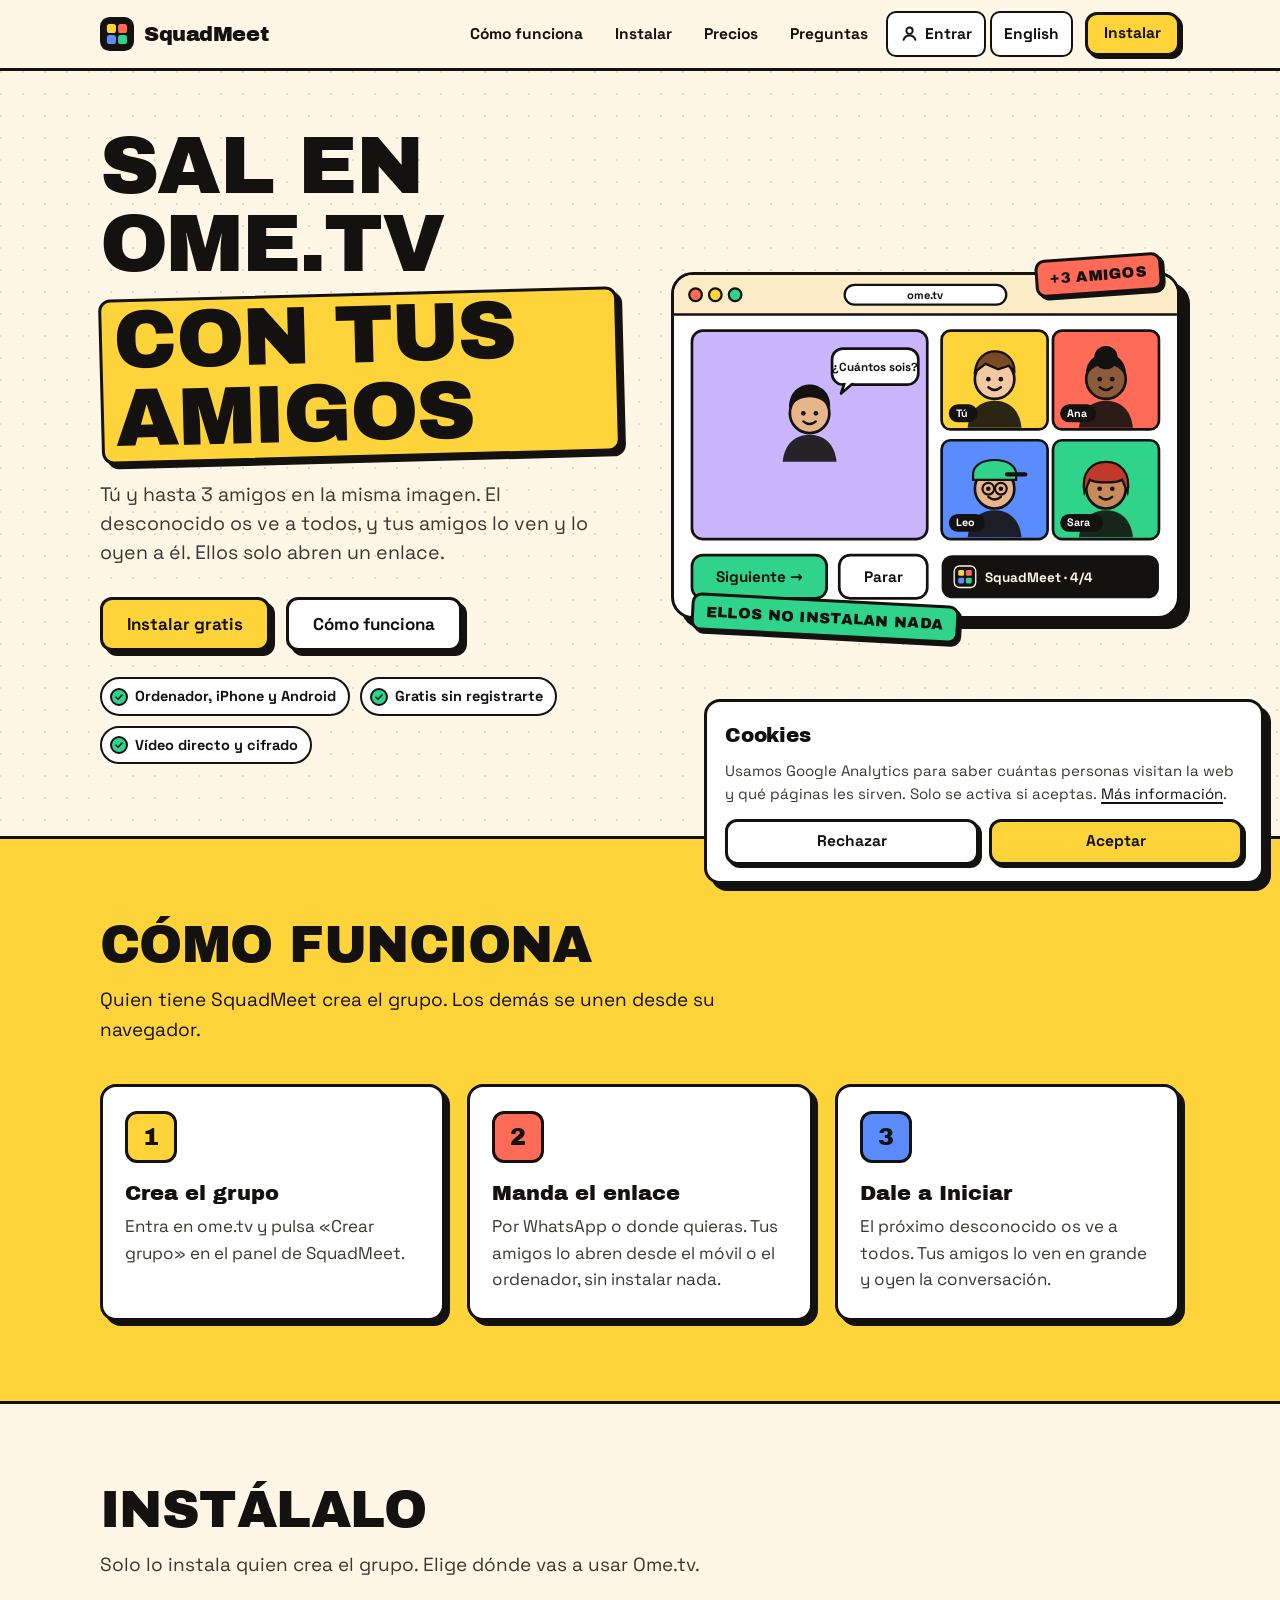
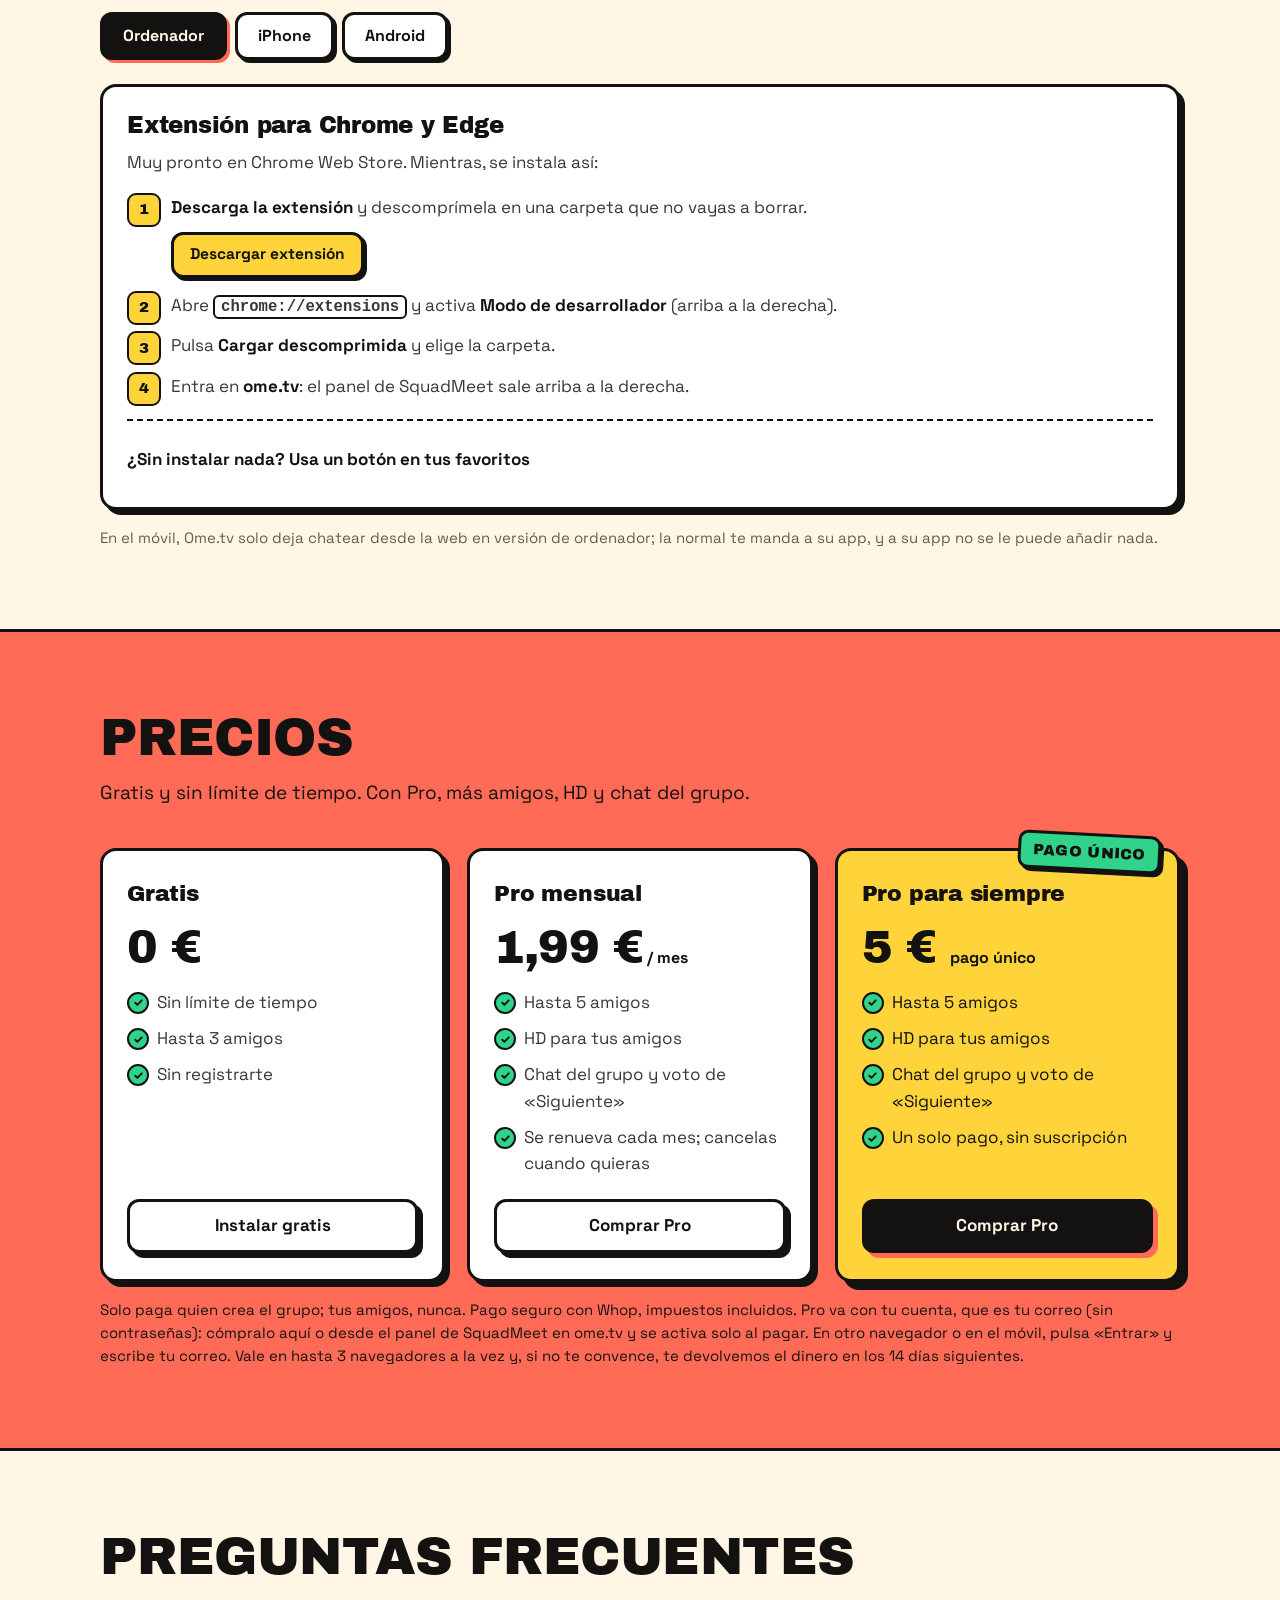
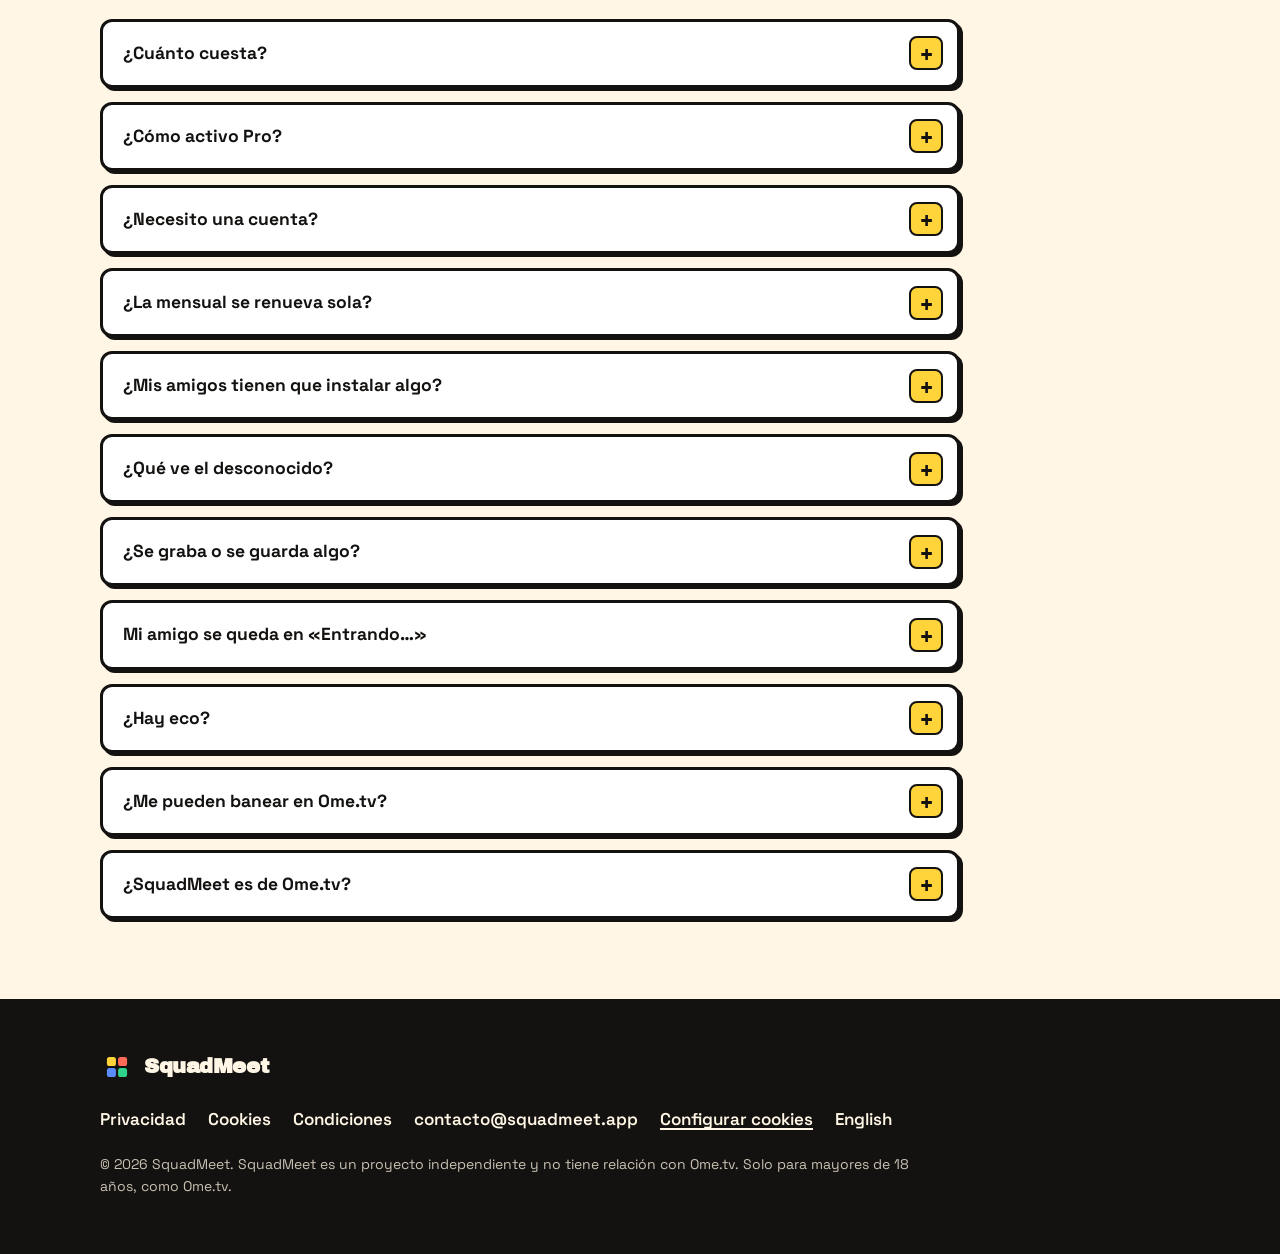
<file: index.html>
<!doctype html>
<html lang="es">
<head>
<meta charset="utf-8">
<meta name="viewport" content="width=device-width, initial-scale=1, viewport-fit=cover">
<title>SquadMeet · Sal en Ome.tv con hasta 3 amigos a la vez</title>
<meta name="description" content="Extensión para Ome.tv: tú y tus amigos salís juntos en la misma imagen. Ellos se unen con un enlace desde el móvil o el ordenador, sin instalar nada.">
<link rel="canonical" href="https://squadmeet.app/">
<link rel="alternate" hreflang="es" href="https://squadmeet.app/">
<link rel="alternate" hreflang="en" href="https://squadmeet.app/en/">
<link rel="alternate" hreflang="x-default" href="https://squadmeet.app/en/">
<meta property="og:type" content="website">
<meta property="og:url" content="https://squadmeet.app/">
<meta property="og:title" content="SquadMeet · Ome.tv con tus amigos">
<meta property="og:description" content="Tú y tus amigos en la misma imagen. Ellos solo abren un enlace.">
<meta property="og:image" content="https://squadmeet.app/og.png">
<meta property="og:locale" content="es_ES">
<meta name="twitter:card" content="summary_large_image">
<meta http-equiv="Content-Security-Policy" content="default-src 'self'; script-src 'self' https://www.googletagmanager.com; worker-src 'self' blob:; style-src 'self' 'unsafe-inline'; img-src 'self' data: https://*.google-analytics.com https://*.analytics.google.com https://www.googletagmanager.com; font-src 'self'; connect-src 'self' https://senal.squadmeet.app wss://senal.squadmeet.app wss://0.peerjs.com https://squadmeet-73y6k.pages.dev https://*.google-analytics.com https://*.analytics.google.com https://www.googletagmanager.com; media-src 'self' blob:; object-src 'none'; base-uri 'self'; form-action 'self'; upgrade-insecure-requests">
<meta name="referrer" content="strict-origin-when-cross-origin">
<meta name="theme-color" content="#fff6e5">
<meta name="color-scheme" content="light">
<link rel="icon" href="/icono.png">
<link rel="icon" href="/icono.svg" type="image/svg+xml">
<link rel="apple-touch-icon" href="/icono-180.png">
<link rel="preload" href="/fuentes/archivo-black.woff2" as="font" type="font/woff2" crossorigin>
<link rel="preload" href="/fuentes/space-grotesk.woff2" as="font" type="font/woff2" crossorigin>
<link rel="stylesheet" href="/estilo.css?v=98e294a8a7">
<script type="application/ld+json">{"@context":"https://schema.org","@type":"SoftwareApplication","name":"SquadMeet","applicationCategory":"CommunicationApplication","operatingSystem":"Chrome, Edge, Firefox, Android, iOS","offers":[{"@type":"Offer","price":"0","priceCurrency":"EUR","name":"Gratis"},{"@type":"Offer","price":"1.99","priceCurrency":"EUR","name":"Pro mensual","url":"https://whop.com/checkout/plan_nXgHfaiVsqu9Y"},{"@type":"Offer","price":"5.00","priceCurrency":"EUR","name":"Pro para siempre","url":"https://whop.com/checkout/plan_VjVTROd0UvfMZ"}],"description":"Tú y tus amigos en la misma imagen. Ellos solo abren un enlace.","url":"https://squadmeet.app/","inLanguage":"es"}</script>
</head>
<body>
<a class="salto" href="#contenido">Ir al contenido</a>
<header class="cabecera">
  <div class="ancho">
    <a class="marca" href="/" aria-label="SquadMeet, inicio"><svg viewBox="0 0 32 32" xmlns="http://www.w3.org/2000/svg" aria-hidden="true"><rect width="32" height="32" rx="9" fill="#141210"/><rect x="6.5" y="6.5" width="8.5" height="8.5" rx="2.4" fill="#ffd43b"/><rect x="17" y="6.5" width="8.5" height="8.5" rx="2.4" fill="#ff6b57"/><rect x="6.5" y="17" width="8.5" height="8.5" rx="2.4" fill="#5b8cff"/><rect x="17" y="17" width="8.5" height="8.5" rx="2.4" fill="#2fd38a"/></svg>SquadMeet</a>
    <nav aria-label="Secciones">
      <a class="seccion" href="#como">Cómo funciona</a>
      <a class="seccion" href="#instalar">Instalar</a>
      <a class="seccion" href="#precios">Precios</a>
      <a class="seccion" href="#preguntas">Preguntas</a>
      <a class="cuenta-nav" href="/cuenta/" data-cuenta-nav><svg viewBox="0 0 24 24" aria-hidden="true"><circle cx="12" cy="8.5" r="4"/><path d="M4.5 20c1.2-3.6 4-5.5 7.5-5.5s6.3 1.9 7.5 5.5"/></svg><span>Entrar</span></a>
      <a class="idioma" href="/en/" hreflang="en" lang="en">English</a>
    </nav>
    <a class="boton primario" href="#instalar" data-cta>Instalar</a>
  </div>
</header>

<main id="contenido">
  <section class="portada">
    <div class="ancho">
      <div>
        <h1>Sal en Ome.tv <span class="marcado">con tus amigos</span></h1>
        <p class="entradilla">Tú y hasta 3 amigos en la misma imagen. El desconocido os ve a todos, y tus amigos lo ven y lo oyen a él. Ellos solo abren un enlace.</p>
        <div class="acciones">
          <a class="boton primario" href="#instalar" data-cta>Instalar gratis</a>
          <a class="boton" href="#como">Cómo funciona</a>
        </div>
        <ul class="garantias"><li><svg viewBox="0 0 24 24" fill="none" stroke="currentColor" stroke-width="3" stroke-linecap="round" stroke-linejoin="round" aria-hidden="true"><path d="m6 12.5 4 4L18 8"/></svg>Ordenador, iPhone y Android</li><li><svg viewBox="0 0 24 24" fill="none" stroke="currentColor" stroke-width="3" stroke-linecap="round" stroke-linejoin="round" aria-hidden="true"><path d="m6 12.5 4 4L18 8"/></svg>Gratis sin registrarte</li><li><svg viewBox="0 0 24 24" fill="none" stroke="currentColor" stroke-width="3" stroke-linecap="round" stroke-linejoin="round" aria-hidden="true"><path d="m6 12.5 4 4L18 8"/></svg>Vídeo directo y cifrado</li></ul>
      </div>
      <div class="escena">
        <svg class="pantalla-ome" viewBox="0 0 560 380" xmlns="http://www.w3.org/2000/svg" role="img" aria-label="Ome.tv con el desconocido a la izquierda y el grupo de cuatro amigos a la derecha, en la misma imagen">
<rect x="0" y="0" width="560" height="44" fill="#fdecc8"/><path d="M0 44h560" stroke="#141210" stroke-width="3"/>
<circle cx="24" cy="22" r="7" fill="#ff6b57" stroke="#141210" stroke-width="2.5"/><circle cx="46" cy="22" r="7" fill="#ffd43b" stroke="#141210" stroke-width="2.5"/><circle cx="68" cy="22" r="7" fill="#2fd38a" stroke="#141210" stroke-width="2.5"/>
<rect x="190" y="11" width="180" height="22" rx="11" fill="#fff" stroke="#141210" stroke-width="2.5"/><text x="280" y="27" font-size="12.5" font-weight="700" text-anchor="middle" fill="#141210">ome.tv</text>
<rect x="20" y="62" width="262" height="232" rx="12" fill="#c9b6ff" stroke="#141210" stroke-width="3"/>
<g transform="translate(151 150)"><path d="M-30 58c2-20 14-30 30-30s28 10 30 30" fill="#141210" opacity=".9"/><circle r="22" cy="4" fill="#e8b48a" stroke="#141210" stroke-width="3"/><path d="M-23 -2c0-18 12-26 23-26s24 8 23 26c-6-8-14-12-23-12s-17 4-23 12z" fill="#141210"/><circle cx="-7" cy="4" r="2.6" fill="#141210"/><circle cx="7" cy="4" r="2.6" fill="#141210"/><path d="M-7 13q7 6 14 0" fill="none" stroke="#141210" stroke-width="2.6" stroke-linecap="round"/></g>
<g transform="translate(176 82)"><rect width="96" height="40" rx="12" fill="#fff" stroke="#141210" stroke-width="3"/><path d="M14 38l-4 12 14-12" fill="#fff" stroke="#141210" stroke-width="3" stroke-linejoin="round"/><path d="M12 36h14" stroke="#fff" stroke-width="4"/><text x="48" y="25" font-size="13" font-weight="700" text-anchor="middle" fill="#141210">¿Cuántos sois?</text></g>
<rect x="298" y="62" width="118" height="110" rx="10" fill="#ffd43b" stroke="#141210" stroke-width="3"/><g transform="translate(357 112)"><path d="M-30 58c2-20 14-30 30-30s28 10 30 30" fill="#141210" opacity=".9"/><circle r="22" cy="4" fill="#f2c9a0" stroke="#141210" stroke-width="3"/><path d="M-22 -4c2-16 12-23 22-23 12 0 22 8 22 22l-6-6-12 4-14-6z" fill="#7a4a24" stroke="#141210" stroke-width="2.5"/><circle cx="-7" cy="4" r="2.6" fill="#141210"/><circle cx="7" cy="4" r="2.6" fill="#141210"/><path d="M-7 13q7 6 14 0" fill="none" stroke="#141210" stroke-width="2.6" stroke-linecap="round"/></g><rect x="306" y="144" width="32" height="20" rx="10" fill="#141210"/><text x="314" y="158" font-size="12" font-weight="700" fill="#fff">Tú</text>
<rect x="422" y="62" width="118" height="110" rx="10" fill="#ff6b57" stroke="#141210" stroke-width="3"/><g transform="translate(481 112)"><path d="M-30 58c2-20 14-30 30-30s28 10 30 30" fill="#141210" opacity=".9"/><circle r="22" cy="4" fill="#8d5a3b" stroke="#141210" stroke-width="3"/><circle cy="-20" r="13" fill="#141210"/><path d="M-22 2c-2-16 8-26 22-26s24 10 22 26c-4-10-12-14-22-14s-18 4-22 14z" fill="#141210"/><circle cx="-7" cy="4" r="2.6" fill="#141210"/><circle cx="7" cy="4" r="2.6" fill="#141210"/><path d="M-7 13q7 6 14 0" fill="none" stroke="#141210" stroke-width="2.6" stroke-linecap="round"/></g><rect x="430" y="144" width="40" height="20" rx="10" fill="#141210"/><text x="438" y="158" font-size="12" font-weight="700" fill="#fff">Ana</text>
<rect x="298" y="184" width="118" height="110" rx="10" fill="#5b8cff" stroke="#141210" stroke-width="3"/><g transform="translate(357 234)"><path d="M-30 58c2-20 14-30 30-30s28 10 30 30" fill="#141210" opacity=".9"/><circle r="22" cy="4" fill="#e8b48a" stroke="#141210" stroke-width="3"/><path d="M-24 -6h48v-6c0-10-10-16-24-16s-24 6-24 16z" fill="#2fd38a" stroke="#141210" stroke-width="2.5"/><path d="M14 -12h20" stroke="#141210" stroke-width="5" stroke-linecap="round"/><circle cx="-7" cy="4" r="2.6" fill="#141210"/><circle cx="7" cy="4" r="2.6" fill="#141210"/><path d="M-7 13q7 6 14 0" fill="none" stroke="#141210" stroke-width="2.6" stroke-linecap="round"/><circle cx="-7" cy="4" r="6.5" fill="none" stroke="#141210" stroke-width="2.4"/><circle cx="7" cy="4" r="6.5" fill="none" stroke="#141210" stroke-width="2.4"/></g><rect x="306" y="266" width="40" height="20" rx="10" fill="#141210"/><text x="314" y="280" font-size="12" font-weight="700" fill="#fff">Leo</text>
<rect x="422" y="184" width="118" height="110" rx="10" fill="#2fd38a" stroke="#141210" stroke-width="3"/><g transform="translate(481 234)"><path d="M-30 58c2-20 14-30 30-30s28 10 30 30" fill="#141210" opacity=".9"/><circle r="22" cy="4" fill="#c68b59" stroke="#141210" stroke-width="3"/><path d="M-24 8c-4-22 8-34 24-34s28 12 24 34l-6-14c-6 4-30 4-36 0z" fill="#c0392b" stroke="#141210" stroke-width="2.5"/><circle cx="-7" cy="4" r="2.6" fill="#141210"/><circle cx="7" cy="4" r="2.6" fill="#141210"/><path d="M-7 13q7 6 14 0" fill="none" stroke="#141210" stroke-width="2.6" stroke-linecap="round"/></g><rect x="430" y="266" width="48" height="20" rx="10" fill="#141210"/><text x="438" y="280" font-size="12" font-weight="700" fill="#fff">Sara</text>
<rect x="20" y="312" width="150" height="48" rx="12" fill="#2fd38a" stroke="#141210" stroke-width="3"/><text x="95" y="342" font-size="17" font-weight="700" text-anchor="middle" fill="#141210">Siguiente →</text>
<rect x="184" y="312" width="98" height="48" rx="12" fill="#fff" stroke="#141210" stroke-width="3"/><text x="233" y="342" font-size="17" font-weight="700" text-anchor="middle" fill="#141210">Parar</text>
<rect x="298" y="312" width="242" height="48" rx="12" fill="#141210"/><g transform="translate(312 324)"><rect width="24" height="24" rx="6" fill="#141210" stroke="#fff6e5" stroke-width="1.5"/><rect x="4.5" y="4.5" width="6.5" height="6.5" rx="1.6" fill="#ffd43b"/><rect x="13" y="4.5" width="6.5" height="6.5" rx="1.6" fill="#ff6b57"/><rect x="4.5" y="13" width="6.5" height="6.5" rx="1.6" fill="#5b8cff"/><rect x="13" y="13" width="6.5" height="6.5" rx="1.6" fill="#2fd38a"/></g>
<text x="346" y="342" font-size="15" font-weight="700" fill="#fff6e5">SquadMeet · 4/4</text>
</svg>
        <span class="pegatina p1" aria-hidden="true">+3 amigos</span>
        <span class="pegatina verde p2" aria-hidden="true">Ellos no instalan nada</span>
      </div>
    </div>
  </section>

  <section class="bloque amarillo" id="como">
    <div class="ancho">
      <h2>Cómo funciona</h2>
      <p class="subtitulo">Quien tiene SquadMeet crea el grupo. Los demás se unen desde su navegador.</p>
      <ol class="pasos"><li><b>Crea el grupo</b><span>Entra en ome.tv y pulsa «Crear grupo» en el panel de SquadMeet.</span></li><li><b>Manda el enlace</b><span>Por WhatsApp o donde quieras. Tus amigos lo abren desde el móvil o el ordenador, sin instalar nada.</span></li><li><b>Dale a Iniciar</b><span>El próximo desconocido os ve a todos. Tus amigos lo ven en grande y oyen la conversación.</span></li></ol>
    </div>
  </section>

  <section class="bloque" id="instalar">
    <div class="ancho">
      <h2>Instálalo</h2>
      <p class="subtitulo">Solo lo instala quien crea el grupo. Elige dónde vas a usar Ome.tv.</p>
      <div class="pestanas" role="tablist" aria-label="Dispositivo">
        <button role="tab" type="button" id="t-pc" aria-controls="pc" aria-selected="true">Ordenador</button>
        <button role="tab" type="button" id="t-iphone" aria-controls="iphone" aria-selected="false" tabindex="-1">iPhone</button>
        <button role="tab" type="button" id="t-android" aria-controls="android" aria-selected="false" tabindex="-1">Android</button>
      </div>

      <div id="pc" class="panel-instalar" role="tabpanel" aria-labelledby="t-pc">
        <div class="tarjeta" id="pc-tiendas" hidden>
          <h3>Extensión para Chrome y Edge <span class="etiqueta">Recomendado</span></h3>
          <p>Se instala con un clic y se actualiza sola. Después entra en ome.tv: el panel sale arriba a la derecha.</p>
          <div class="acciones" id="tiendas"></div>
        </div>
        <div class="tarjeta" id="pc-manual">
          <h3>Extensión para Chrome y Edge</h3>
          <p id="pc-pronto">Muy pronto en Chrome Web Store. Mientras, se instala así:</p>
          <ol class="lista">
            <li><strong>Descarga la extensión</strong> y descomprímela en una carpeta que no vayas a borrar.<br><a class="boton primario pequeno" href="/squadmeet-extension.zip" download>Descargar extensión</a></li>
            <li>Abre <code>chrome://extensions</code> y activa <strong>Modo de desarrollador</strong> (arriba a la derecha).</li>
            <li>Pulsa <strong>Cargar descomprimida</strong> y elige la carpeta.</li>
            <li>Entra en <strong>ome.tv</strong>: el panel de SquadMeet sale arriba a la derecha.</li>
          </ol>
          <details class="otra">
            <summary>¿Sin instalar nada? Usa un botón en tus favoritos</summary>
            <p class="nota">Arrastra este botón a la barra de favoritos y púlsalo cada vez que entres en ome.tv: <a class="boton pequeno arrastrable" id="marcador-pc" href="#">SquadMeet</a></p>
          </details>
        </div>
      </div>

      <div id="iphone" class="panel-instalar" role="tabpanel" aria-labelledby="t-iphone" hidden>
        <div class="tarjeta">
          <h3>Con un favorito de Safari <span class="etiqueta">Recomendado</span></h3>
          <p>Se prepara una vez, en un par de minutos, con una guía que te dice dónde tocar en cada paso.</p>
          <div class="acciones"><a class="boton primario" href="/favorito/">Empezar la guía</a></div>
          <div class="qr" data-solo-pc hidden><img src="/favorito/qr.svg" width="120" height="120" alt=""><p>¿Estás en el ordenador? Escanea el código con el móvil para abrir la guía allí.</p></div>
          <details class="otra">
            <summary>Otra forma: automático con la app Userscripts</summary>
            <p class="nota">El panel sale solo al abrir ome.tv, pero se tarda más en preparar.</p>
            <ol class="lista"><li>Instala <a href="https://apps.apple.com/app/userscripts/id1463298887" rel="noopener">Userscripts</a> (gratis) y ábrela una vez.</li><li>Ajustes → Apps → Safari → Extensiones → Userscripts → activar y permitir en «Todas las webs».</li><li>Abre <a href="/squadmeet.user.js">SquadMeet para Userscripts</a> en Safari, toca aA (o ⋯) → Userscripts → <strong>Instalar</strong>.</li><li>Pon ome.tv en versión de ordenador una vez, como explica la <a href="/favorito/">guía</a>.</li></ol>
          </details>
        </div>
      </div>

      <div id="android" class="panel-instalar" role="tabpanel" aria-labelledby="t-android" hidden>
        <div class="tarjeta" id="android-firefox" hidden>
          <h3>Automático con Firefox <span class="etiqueta">Recomendado</span></h3>
          <p>Firefox para Android admite extensiones: se instala una vez y el panel sale solo.</p>
          <ol class="lista">
            <li><strong>Instala Firefox</strong> desde Google Play.<br><a class="boton pequeno" href="https://play.google.com/store/apps/details?id=org.mozilla.firefox" rel="noopener">Abrir en Google Play</a></li>
            <li><strong>En Firefox, añade SquadMeet.</strong><br><a class="boton primario pequeno" id="firefox-android" href="#">Añadir a Firefox</a></li>
            <li><strong>Abre ome.tv</strong> y en el menú ⋮ activa «Sitio de escritorio».</li>
          </ol>
        </div>
        <div class="tarjeta">
          <h3>Con un marcador de Chrome</h3>
          <p>Se prepara una vez, en un par de minutos, con una guía que te dice dónde tocar en cada paso.</p>
          <div class="acciones"><a class="boton primario" href="/favorito/">Empezar la guía</a></div>
          <div class="qr" data-solo-pc hidden><img src="/favorito/qr.svg" width="120" height="120" alt=""><p>¿Estás en el ordenador? Escanea el código con el móvil para abrir la guía allí.</p></div>
        </div>
      </div>
      <p class="nota">En el móvil, Ome.tv solo deja chatear desde la web en versión de ordenador; la normal te manda a su app, y a su app no se le puede añadir nada.</p>
    </div>
  </section>

  <section class="bloque coral" id="precios">
    <div class="ancho">
      <h2>Precios</h2>
      <p class="subtitulo">Gratis y sin límite de tiempo. Con Pro, más amigos, HD y chat del grupo.</p>
      <div class="planes">
        <article class="plan">
          <h3>Gratis</h3>
          <p class="precio">0 €</p>
          <ul><li>Sin límite de tiempo</li><li>Hasta 3 amigos</li><li>Sin registrarte</li></ul>
          <a class="boton ancho-total" href="#instalar">Instalar gratis</a>
        </article>
        <article class="plan">
          <h3>Pro mensual</h3>
          <p class="precio">1,99 €<small> / mes</small></p>
          <ul><li>Hasta 5 amigos</li><li>HD para tus amigos</li><li>Chat del grupo y voto de «Siguiente»</li><li>Se renueva cada mes; cancelas cuando quieras</li></ul>
          <a class="boton  ancho-total" href="https://whop.com/checkout/plan_nXgHfaiVsqu9Y" target="_blank" rel="noopener" data-plan="mensual">Comprar Pro</a>
        </article>
        <article class="plan destacado">
          <span class="pegatina verde" aria-hidden="true">Pago único</span>
          <h3>Pro para siempre</h3>
          <p class="precio">5 € <small>pago único</small></p>
          <ul><li>Hasta 5 amigos</li><li>HD para tus amigos</li><li>Chat del grupo y voto de «Siguiente»</li><li>Un solo pago, sin suscripción</li></ul>
          <a class="boton oscuro ancho-total" href="https://whop.com/checkout/plan_VjVTROd0UvfMZ" target="_blank" rel="noopener" data-plan="siempre">Comprar Pro</a>
        </article>
      </div>
      <p class="nota">Solo paga quien crea el grupo; tus amigos, nunca. Pago seguro con Whop, impuestos incluidos. Pro va con tu cuenta, que es tu correo (sin contraseñas): cómpralo aquí o desde el panel de SquadMeet en ome.tv y se activa solo al pagar. En otro navegador o en el móvil, pulsa «Entrar» y escribe tu correo. Vale en hasta 3 navegadores a la vez y, si no te convence, te devolvemos el dinero en los 14 días siguientes.</p>
    </div>
  </section>

  <section class="bloque" id="preguntas">
    <div class="ancho">
      <h2>Preguntas frecuentes</h2>
      <div class="preguntas"><details><summary>¿Cuánto cuesta?</summary><p>Usarlo es gratis y sin límite de tiempo, con hasta 3 amigos. Si quieres más, está Pro (hasta 5 amigos, HD para tus amigos y chat del grupo): 5 € una sola vez, para siempre, o 1,99 € al mes (sin permanencia: cancelas cuando quieras). Solo paga quien crea el grupo.</p></details>
        <details><summary>¿Cómo activo Pro?</summary><p>Solo. Cómpralo aquí o en el panel de SquadMeet en ome.tv («Hazte Pro»). Si aún no has entrado, te pedimos tu correo y te mandamos un código de 6 cifras (esa es tu cuenta, sin contraseñas); después pagas en Whop y, al terminar, Pro se activa sin hacer nada más, aunque en Whop uses otro correo. En otro ordenador, en el móvil o si borras los datos del navegador, pulsa «Entrar» (en el panel o arriba en esta web) y escribe tu correo y el código. Vale en hasta 3 navegadores a la vez.</p></details>
        <details><summary>¿Necesito una cuenta?</summary><p>Para usarlo gratis, no. La cuenta solo sirve para Pro: es tu correo, sin contraseñas, y se crea sola la primera vez que entras o pagas. Desde <a href="/cuenta/">Mi cuenta</a> ves tu plan, los navegadores donde has entrado y puedes cerrar sesión.</p></details>
        <details><summary>¿La mensual se renueva sola?</summary><p>Sí: se renueva cada mes hasta que la canceles. Cancelas cuando quieras desde «Mi cuenta» → «Gestionar o cancelar la suscripción»: sigues con Pro hasta el final del mes ya pagado y no se vuelve a cobrar.</p></details>
        <details><summary>¿Mis amigos tienen que instalar algo?</summary><p>No. Abren el enlace que les mandas, desde el móvil o el ordenador, y aceptan la cámara y el micrófono.</p></details>
        <details><summary>¿Qué ve el desconocido?</summary><p>Una sola imagen con todos vosotros, repartidos en la pantalla, y oye vuestras voces mezcladas. Tus amigos ven al desconocido en grande y al grupo al lado.</p></details>
        <details><summary>¿Se graba o se guarda algo?</summary><p>No. El vídeo y el audio van directamente entre vuestros navegadores, cifrados. Nuestro servidor solo ayuda a que se encuentren (y guarda tu cuenta, si tienes una). Lo tienes todo en la <a href="/privacidad/">política de privacidad</a>.</p></details>
        <details><summary>Mi amigo se queda en «Entrando…»</summary><p>Suele ser la red: algunas redes de datos móviles no dejan la conexión directa. Que pruebe con wifi, o que cierre la página y vuelva a abrir el enlace.</p></details>
        <details><summary>¿Hay eco?</summary><p>Si alguien tiene los altavoces muy altos, sí. Lo mejor es que todos uséis auriculares.</p></details>
        <details><summary>¿Me pueden banear en Ome.tv?</summary><p>Puede pasar. Las normas de Ome.tv no permiten complementos que cambien cómo funciona su web, y SquadMeet cambia el vídeo que envías por el del grupo. Úsalo bajo tu responsabilidad y respeta siempre sus normas.</p></details>
        <details><summary>¿SquadMeet es de Ome.tv?</summary><p>No. SquadMeet es un proyecto independiente y no tiene ninguna relación con Ome.tv.</p></details></div>
    </div>
  </section>
</main>

<footer class="pie">
  <div class="ancho">
    <a class="marca" href="/" aria-label="SquadMeet, inicio"><svg viewBox="0 0 32 32" xmlns="http://www.w3.org/2000/svg" aria-hidden="true"><rect width="32" height="32" rx="9" fill="#141210"/><rect x="6.5" y="6.5" width="8.5" height="8.5" rx="2.4" fill="#ffd43b"/><rect x="17" y="6.5" width="8.5" height="8.5" rx="2.4" fill="#ff6b57"/><rect x="6.5" y="17" width="8.5" height="8.5" rx="2.4" fill="#5b8cff"/><rect x="17" y="17" width="8.5" height="8.5" rx="2.4" fill="#2fd38a"/></svg>SquadMeet</a>
    <nav aria-label="Información">
      <a href="/privacidad/">Privacidad</a>
      <a href="/cookies/">Cookies</a>
      <a href="/condiciones/">Condiciones</a>
      <a href="mailto:contacto@squadmeet.app">contacto@squadmeet.app</a>
      <button class="boton-enlace" type="button" data-cookies="abrir">Configurar cookies</button>
      <a href="/en/" hreflang="en" lang="en">English</a>
    </nav>
    <p class="aviso-legal">© 2026 SquadMeet. SquadMeet es un proyecto independiente y no tiene relación con Ome.tv. Solo para mayores de 18 años, como Ome.tv.</p>
  </div>
</footer>
<section class="cookies" id="aviso-cookies" role="dialog" aria-labelledby="cookies-t" aria-describedby="cookies-d" data-ga="G-JFQ3VHGXZY" hidden>
  <h2 id="cookies-t">Cookies</h2>
  <p id="cookies-d">Usamos Google Analytics para saber cuántas personas visitan la web y qué páginas les sirven. Solo se activa si aceptas. <a href="/cookies/">Más información</a>.</p>
  <div class="botones"><button class="boton pequeno" type="button" data-cookies="no">Rechazar</button><button class="boton primario pequeno" type="button" data-cookies="si">Aceptar</button></div>
</section>
<script src="/portada.js?v=e711b489de"></script>
<script src="/web.js?v=861cbbd6f4"></script>
</body>
</html>
</file>
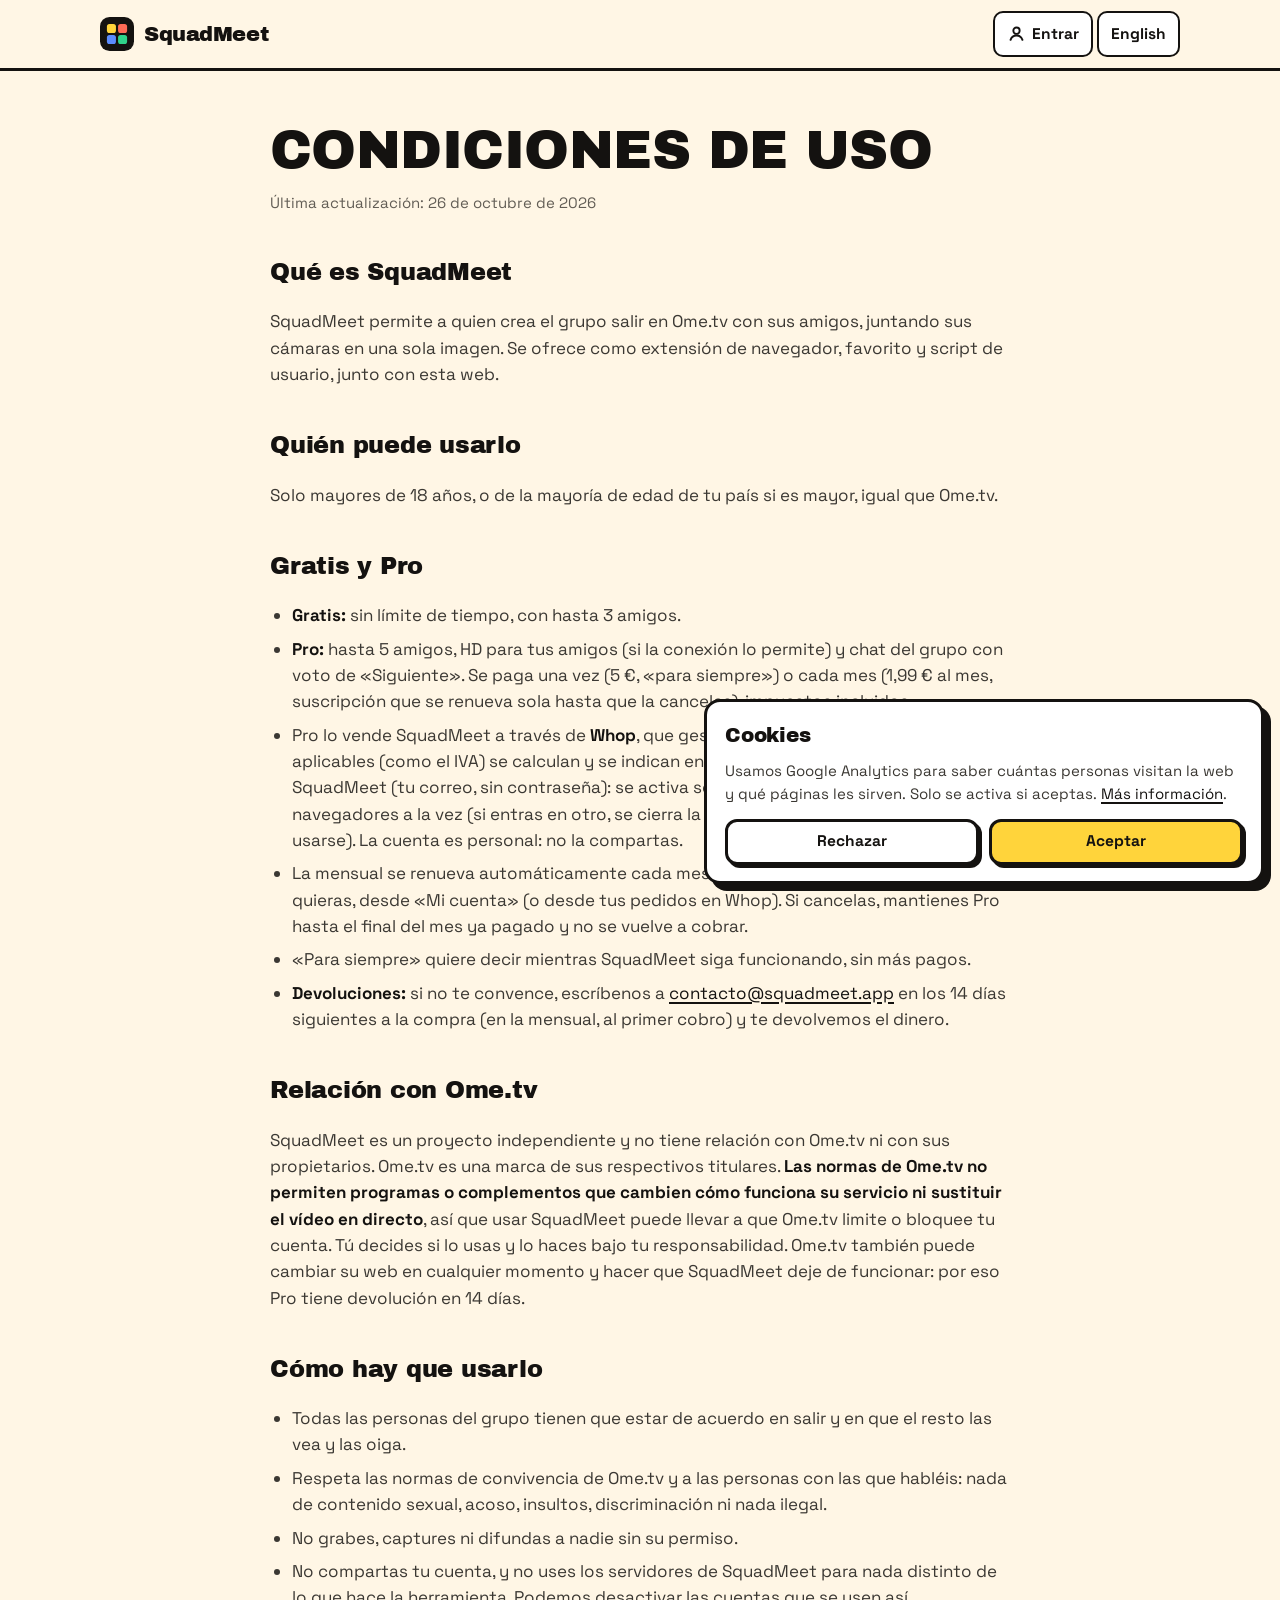
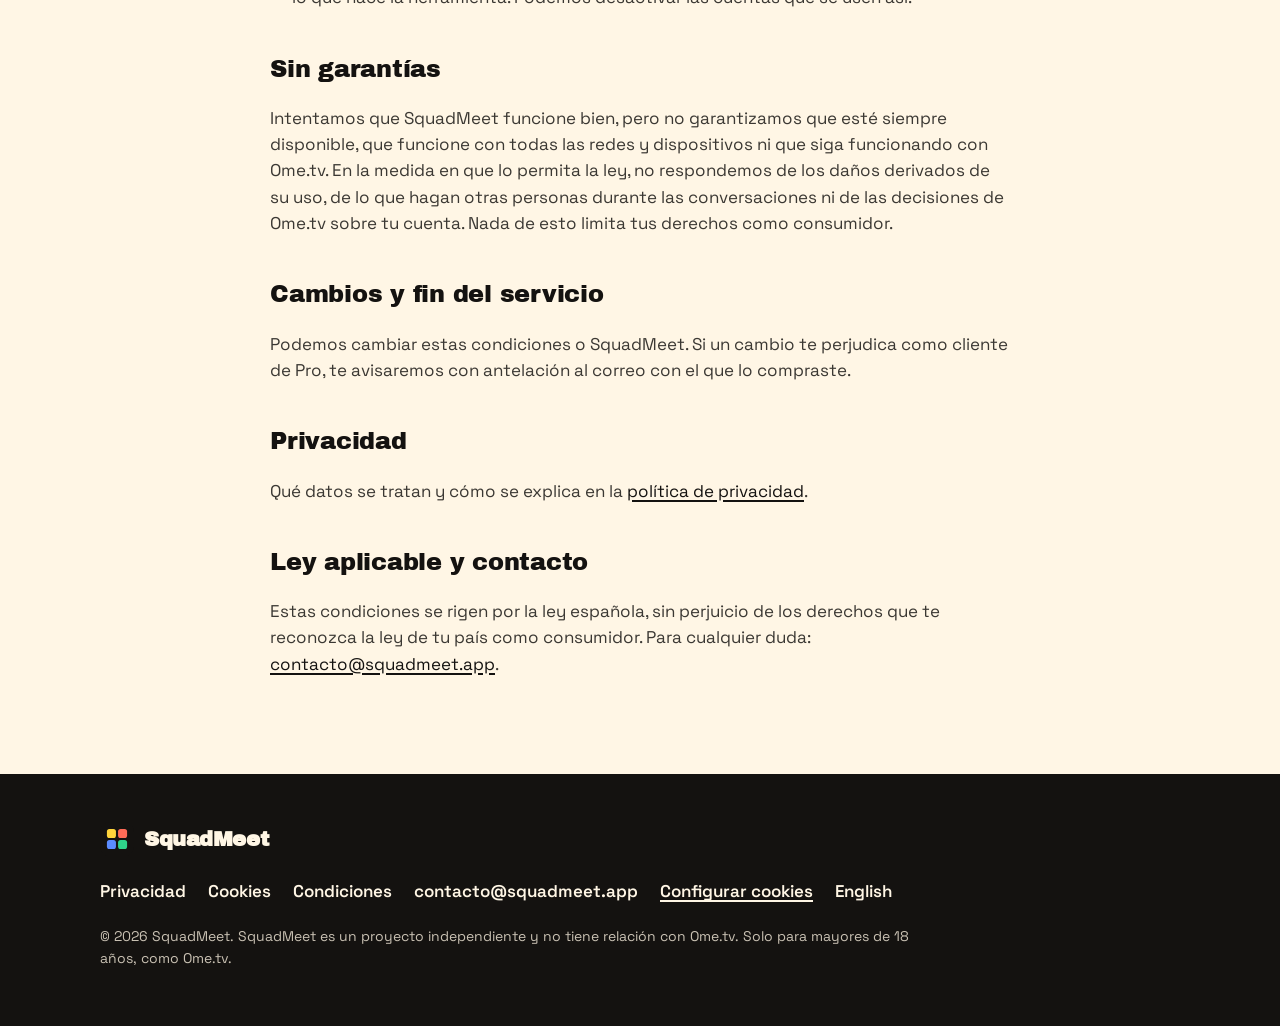
<file: condiciones/index.html>
<!doctype html>
<html lang="es">
<head>
<meta charset="utf-8">
<meta name="viewport" content="width=device-width, initial-scale=1, viewport-fit=cover">
<title>Condiciones de uso · SquadMeet</title>
<meta name="description" content="Condiciones de uso de SquadMeet, Gratis y Pro.">
<link rel="canonical" href="https://squadmeet.app/condiciones/">
<link rel="alternate" hreflang="en" href="https://squadmeet.app/en/terms/">
<meta http-equiv="Content-Security-Policy" content="default-src 'self'; script-src 'self' https://www.googletagmanager.com; worker-src 'self' blob:; style-src 'self' 'unsafe-inline'; img-src 'self' data: https://*.google-analytics.com https://*.analytics.google.com https://www.googletagmanager.com; font-src 'self'; connect-src 'self' https://senal.squadmeet.app wss://senal.squadmeet.app wss://0.peerjs.com https://squadmeet-73y6k.pages.dev https://*.google-analytics.com https://*.analytics.google.com https://www.googletagmanager.com; media-src 'self' blob:; object-src 'none'; base-uri 'self'; form-action 'self'; upgrade-insecure-requests">
<meta name="referrer" content="strict-origin-when-cross-origin">
<meta name="theme-color" content="#fff6e5">
<meta name="color-scheme" content="light">
<link rel="icon" href="/icono.png">
<link rel="icon" href="/icono.svg" type="image/svg+xml">
<link rel="apple-touch-icon" href="/icono-180.png">
<link rel="preload" href="/fuentes/archivo-black.woff2" as="font" type="font/woff2" crossorigin>
<link rel="preload" href="/fuentes/space-grotesk.woff2" as="font" type="font/woff2" crossorigin>
<link rel="stylesheet" href="/estilo.css?v=98e294a8a7">
</head>
<body>
<a class="salto" href="#contenido">Ir al contenido</a>
<header class="cabecera">
  <div class="ancho">
    <a class="marca" href="/" aria-label="SquadMeet, inicio"><svg viewBox="0 0 32 32" xmlns="http://www.w3.org/2000/svg" aria-hidden="true"><rect width="32" height="32" rx="9" fill="#141210"/><rect x="6.5" y="6.5" width="8.5" height="8.5" rx="2.4" fill="#ffd43b"/><rect x="17" y="6.5" width="8.5" height="8.5" rx="2.4" fill="#ff6b57"/><rect x="6.5" y="17" width="8.5" height="8.5" rx="2.4" fill="#5b8cff"/><rect x="17" y="17" width="8.5" height="8.5" rx="2.4" fill="#2fd38a"/></svg>SquadMeet</a>
    <nav aria-label="Idioma"><a class="cuenta-nav" href="/cuenta/" data-cuenta-nav><svg viewBox="0 0 24 24" aria-hidden="true"><circle cx="12" cy="8.5" r="4"/><path d="M4.5 20c1.2-3.6 4-5.5 7.5-5.5s6.3 1.9 7.5 5.5"/></svg><span>Entrar</span></a><a class="idioma" href="/en/terms/" hreflang="en" lang="en">English</a></nav>
  </div>
</header>
<main class="legal" id="contenido">
  <div class="ancho">
    <h1>Condiciones de uso</h1>
    <p class="fecha">Última actualización: 26 de octubre de 2026</p>
    <h2>Qué es SquadMeet</h2>
    <p>SquadMeet permite a quien crea el grupo salir en Ome.tv con sus amigos, juntando sus cámaras en una sola imagen. Se ofrece como extensión de navegador, favorito y script de usuario, junto con esta web.</p>

    <h2>Quién puede usarlo</h2>
    <p>Solo mayores de 18 años, o de la mayoría de edad de tu país si es mayor, igual que Ome.tv.</p>

    <h2>Gratis y Pro</h2>
    <ul>
      <li><strong>Gratis:</strong> sin límite de tiempo, con hasta 3 amigos.</li>
      <li><strong>Pro:</strong> hasta 5 amigos, HD para tus amigos (si la conexión lo permite) y chat del grupo con voto de «Siguiente». Se paga una vez (5 €, «para siempre») o cada mes (1,99 € al mes, suscripción que se renueva sola hasta que la canceles), impuestos incluidos.</li>
      <li>Pro lo vende SquadMeet a través de <strong>Whop</strong>, que gestiona el cobro; los impuestos aplicables (como el IVA) se calculan y se indican en el pago. Pro va con tu cuenta de SquadMeet (tu correo, sin contraseña): se activa solo al pagar y vale en hasta 3 navegadores a la vez (si entras en otro, se cierra la sesión del que lleve más tiempo sin usarse). La cuenta es personal: no la compartas.</li>
      <li>La mensual se renueva automáticamente cada mes hasta que la canceles, cuando quieras, desde «Mi cuenta» (o desde tus pedidos en Whop). Si cancelas, mantienes Pro hasta el final del mes ya pagado y no se vuelve a cobrar.</li>
      <li>«Para siempre» quiere decir mientras SquadMeet siga funcionando, sin más pagos.</li>
      <li><strong>Devoluciones:</strong> si no te convence, escríbenos a <a href="mailto:contacto@squadmeet.app">contacto@squadmeet.app</a> en los 14 días siguientes a la compra (en la mensual, al primer cobro) y te devolvemos el dinero.</li>
    </ul>

    <h2>Relación con Ome.tv</h2>
    <p>SquadMeet es un proyecto independiente y no tiene relación con Ome.tv ni con sus propietarios. Ome.tv es una marca de sus respectivos titulares. <strong>Las normas de Ome.tv no permiten programas o complementos que cambien cómo funciona su servicio ni sustituir el vídeo en directo</strong>, así que usar SquadMeet puede llevar a que Ome.tv limite o bloquee tu cuenta. Tú decides si lo usas y lo haces bajo tu responsabilidad. Ome.tv también puede cambiar su web en cualquier momento y hacer que SquadMeet deje de funcionar: por eso Pro tiene devolución en 14 días.</p>

    <h2>Cómo hay que usarlo</h2>
    <ul>
      <li>Todas las personas del grupo tienen que estar de acuerdo en salir y en que el resto las vea y las oiga.</li>
      <li>Respeta las normas de convivencia de Ome.tv y a las personas con las que habléis: nada de contenido sexual, acoso, insultos, discriminación ni nada ilegal.</li>
      <li>No grabes, captures ni difundas a nadie sin su permiso.</li>
      <li>No compartas tu cuenta, y no uses los servidores de SquadMeet para nada distinto de lo que hace la herramienta. Podemos desactivar las cuentas que se usen así.</li>
    </ul>

    <h2>Sin garantías</h2>
    <p>Intentamos que SquadMeet funcione bien, pero no garantizamos que esté siempre disponible, que funcione con todas las redes y dispositivos ni que siga funcionando con Ome.tv. En la medida en que lo permita la ley, no respondemos de los daños derivados de su uso, de lo que hagan otras personas durante las conversaciones ni de las decisiones de Ome.tv sobre tu cuenta. Nada de esto limita tus derechos como consumidor.</p>

    <h2>Cambios y fin del servicio</h2>
    <p>Podemos cambiar estas condiciones o SquadMeet. Si un cambio te perjudica como cliente de Pro, te avisaremos con antelación al correo con el que lo compraste.</p>

    <h2>Privacidad</h2>
    <p>Qué datos se tratan y cómo se explica en la <a href="/privacidad/">política de privacidad</a>.</p>

    <h2>Ley aplicable y contacto</h2>
    <p>Estas condiciones se rigen por la ley española, sin perjuicio de los derechos que te reconozca la ley de tu país como consumidor. Para cualquier duda: <a href="mailto:contacto@squadmeet.app">contacto@squadmeet.app</a>.</p>
  </div>
</main>
<footer class="pie">
  <div class="ancho">
    <a class="marca" href="/" aria-label="SquadMeet, inicio"><svg viewBox="0 0 32 32" xmlns="http://www.w3.org/2000/svg" aria-hidden="true"><rect width="32" height="32" rx="9" fill="#141210"/><rect x="6.5" y="6.5" width="8.5" height="8.5" rx="2.4" fill="#ffd43b"/><rect x="17" y="6.5" width="8.5" height="8.5" rx="2.4" fill="#ff6b57"/><rect x="6.5" y="17" width="8.5" height="8.5" rx="2.4" fill="#5b8cff"/><rect x="17" y="17" width="8.5" height="8.5" rx="2.4" fill="#2fd38a"/></svg>SquadMeet</a>
    <nav aria-label="Información">
      <a href="/privacidad/">Privacidad</a>
      <a href="/cookies/">Cookies</a>
      <a href="/condiciones/">Condiciones</a>
      <a href="mailto:contacto@squadmeet.app">contacto@squadmeet.app</a>
      <button class="boton-enlace" type="button" data-cookies="abrir">Configurar cookies</button>
      <a href="/en/" hreflang="en" lang="en">English</a>
    </nav>
    <p class="aviso-legal">© 2026 SquadMeet. SquadMeet es un proyecto independiente y no tiene relación con Ome.tv. Solo para mayores de 18 años, como Ome.tv.</p>
  </div>
</footer>
<section class="cookies" id="aviso-cookies" role="dialog" aria-labelledby="cookies-t" aria-describedby="cookies-d" data-ga="G-JFQ3VHGXZY" hidden>
  <h2 id="cookies-t">Cookies</h2>
  <p id="cookies-d">Usamos Google Analytics para saber cuántas personas visitan la web y qué páginas les sirven. Solo se activa si aceptas. <a href="/cookies/">Más información</a>.</p>
  <div class="botones"><button class="boton pequeno" type="button" data-cookies="no">Rechazar</button><button class="boton primario pequeno" type="button" data-cookies="si">Aceptar</button></div>
</section>
<script src="/web.js?v=861cbbd6f4"></script>
</body>
</html>
</file>
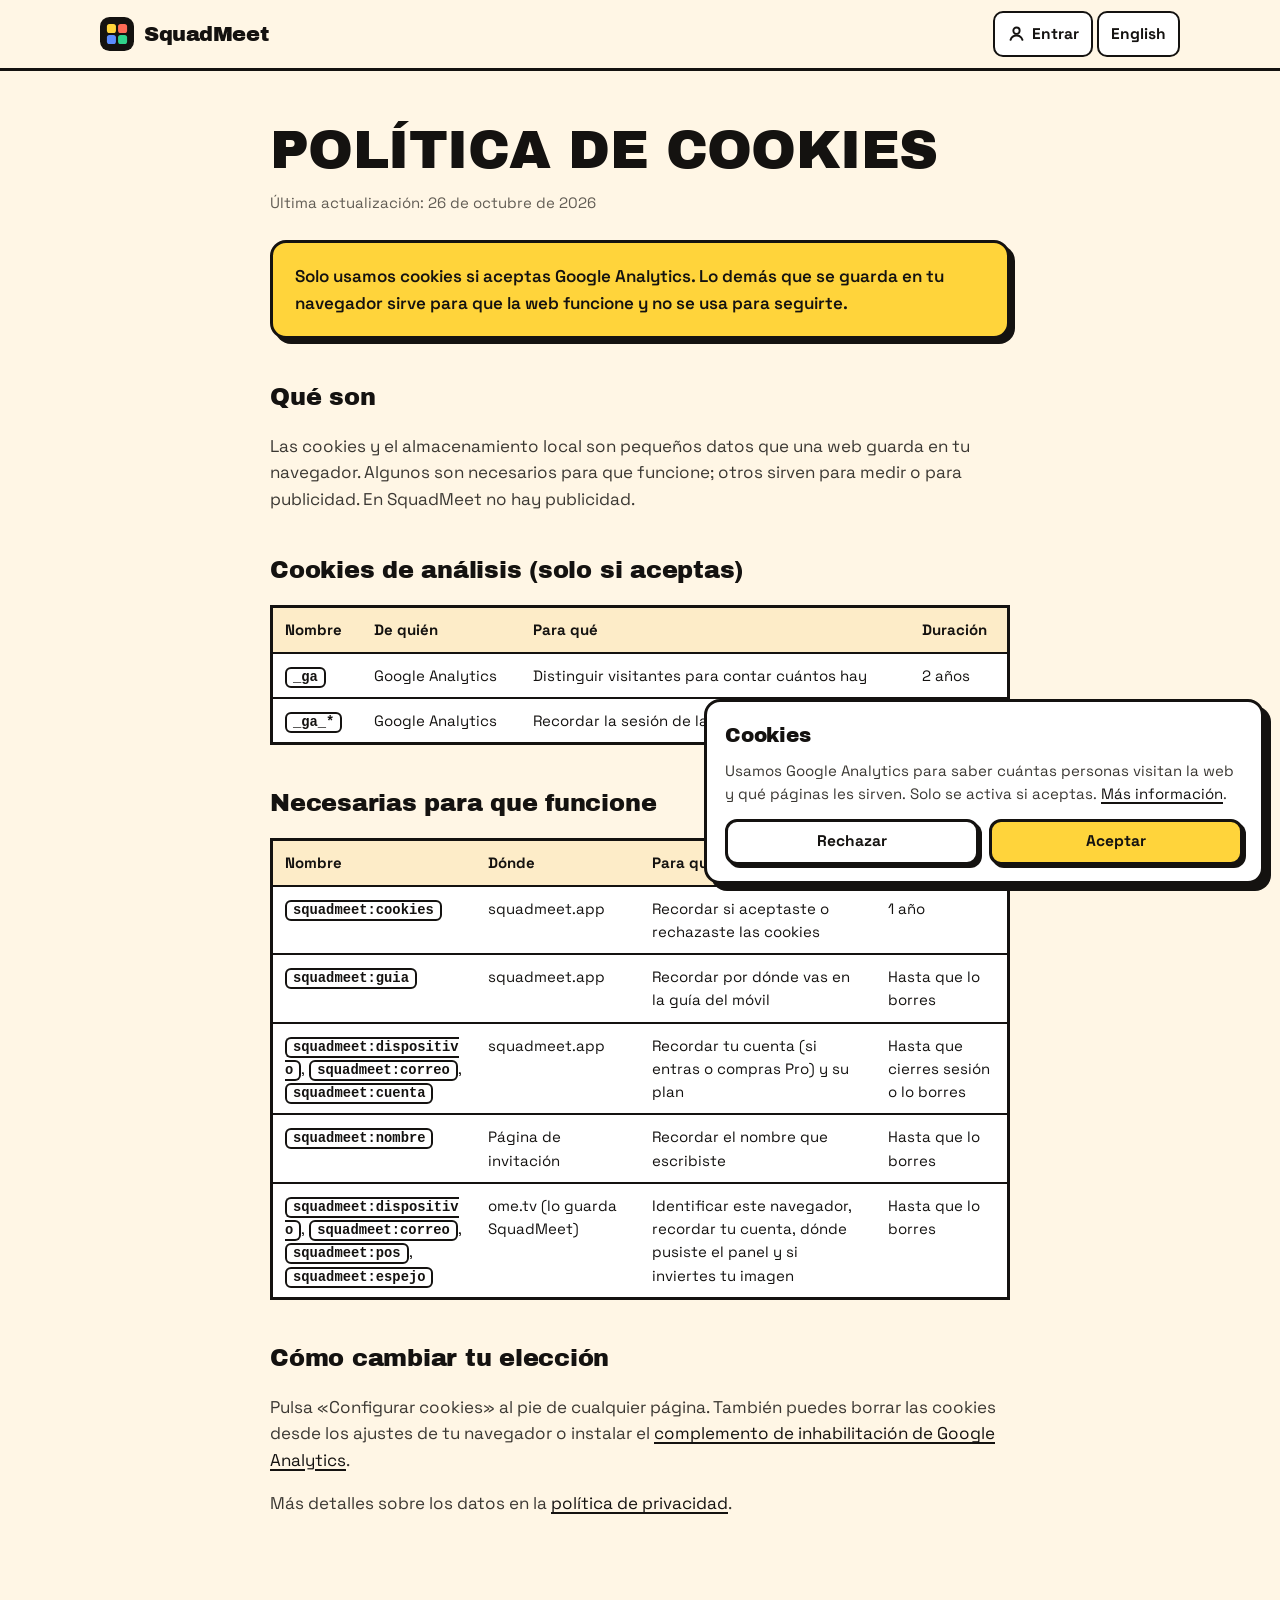
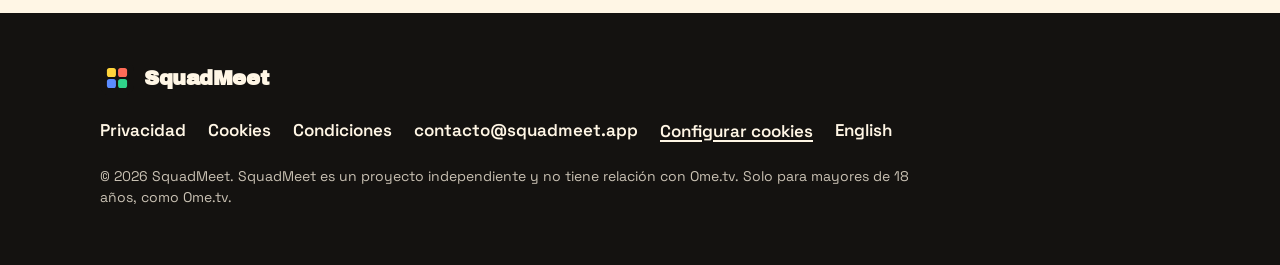
<file: cookies/index.html>
<!doctype html>
<html lang="es">
<head>
<meta charset="utf-8">
<meta name="viewport" content="width=device-width, initial-scale=1, viewport-fit=cover">
<title>Política de cookies · SquadMeet</title>
<meta name="description" content="Qué cookies y qué almacenamiento usa SquadMeet.">
<link rel="canonical" href="https://squadmeet.app/cookies/">
<link rel="alternate" hreflang="en" href="https://squadmeet.app/en/cookies/">
<meta http-equiv="Content-Security-Policy" content="default-src 'self'; script-src 'self' https://www.googletagmanager.com; worker-src 'self' blob:; style-src 'self' 'unsafe-inline'; img-src 'self' data: https://*.google-analytics.com https://*.analytics.google.com https://www.googletagmanager.com; font-src 'self'; connect-src 'self' https://senal.squadmeet.app wss://senal.squadmeet.app wss://0.peerjs.com https://squadmeet-73y6k.pages.dev https://*.google-analytics.com https://*.analytics.google.com https://www.googletagmanager.com; media-src 'self' blob:; object-src 'none'; base-uri 'self'; form-action 'self'; upgrade-insecure-requests">
<meta name="referrer" content="strict-origin-when-cross-origin">
<meta name="theme-color" content="#fff6e5">
<meta name="color-scheme" content="light">
<link rel="icon" href="/icono.png">
<link rel="icon" href="/icono.svg" type="image/svg+xml">
<link rel="apple-touch-icon" href="/icono-180.png">
<link rel="preload" href="/fuentes/archivo-black.woff2" as="font" type="font/woff2" crossorigin>
<link rel="preload" href="/fuentes/space-grotesk.woff2" as="font" type="font/woff2" crossorigin>
<link rel="stylesheet" href="/estilo.css?v=98e294a8a7">
</head>
<body>
<a class="salto" href="#contenido">Ir al contenido</a>
<header class="cabecera">
  <div class="ancho">
    <a class="marca" href="/" aria-label="SquadMeet, inicio"><svg viewBox="0 0 32 32" xmlns="http://www.w3.org/2000/svg" aria-hidden="true"><rect width="32" height="32" rx="9" fill="#141210"/><rect x="6.5" y="6.5" width="8.5" height="8.5" rx="2.4" fill="#ffd43b"/><rect x="17" y="6.5" width="8.5" height="8.5" rx="2.4" fill="#ff6b57"/><rect x="6.5" y="17" width="8.5" height="8.5" rx="2.4" fill="#5b8cff"/><rect x="17" y="17" width="8.5" height="8.5" rx="2.4" fill="#2fd38a"/></svg>SquadMeet</a>
    <nav aria-label="Idioma"><a class="cuenta-nav" href="/cuenta/" data-cuenta-nav><svg viewBox="0 0 24 24" aria-hidden="true"><circle cx="12" cy="8.5" r="4"/><path d="M4.5 20c1.2-3.6 4-5.5 7.5-5.5s6.3 1.9 7.5 5.5"/></svg><span>Entrar</span></a><a class="idioma" href="/en/cookies/" hreflang="en" lang="en">English</a></nav>
  </div>
</header>
<main class="legal" id="contenido">
  <div class="ancho">
    <h1>Política de cookies</h1>
    <p class="fecha">Última actualización: 26 de octubre de 2026</p>
    <div class="resumen"><p>Solo usamos cookies si aceptas Google Analytics. Lo demás que se guarda en tu navegador sirve para que la web funcione y no se usa para seguirte.</p></div>

    <h2>Qué son</h2>
    <p>Las cookies y el almacenamiento local son pequeños datos que una web guarda en tu navegador. Algunos son necesarios para que funcione; otros sirven para medir o para publicidad. En SquadMeet no hay publicidad.</p>

    <h2>Cookies de análisis (solo si aceptas)</h2>
    <div class="tabla-desliza"><table>
      <thead><tr><th>Nombre</th><th>De quién</th><th>Para qué</th><th>Duración</th></tr></thead>
      <tbody>
        <tr><td><code>_ga</code></td><td>Google Analytics</td><td>Distinguir visitantes para contar cuántos hay</td><td>2 años</td></tr>
        <tr><td><code>_ga_*</code></td><td>Google Analytics</td><td>Recordar la sesión de la visita</td><td>2 años</td></tr>
      </tbody>
    </table></div>

    <h2>Necesarias para que funcione</h2>
    <div class="tabla-desliza"><table>
      <thead><tr><th>Nombre</th><th>Dónde</th><th>Para qué</th><th>Duración</th></tr></thead>
      <tbody>
        <tr><td><code>squadmeet:cookies</code></td><td>squadmeet.app</td><td>Recordar si aceptaste o rechazaste las cookies</td><td>1 año</td></tr>
        <tr><td><code>squadmeet:guia</code></td><td>squadmeet.app</td><td>Recordar por dónde vas en la guía del móvil</td><td>Hasta que lo borres</td></tr>
        <tr><td><code>squadmeet:dispositivo</code>, <code>squadmeet:correo</code>, <code>squadmeet:cuenta</code></td><td>squadmeet.app</td><td>Recordar tu cuenta (si entras o compras Pro) y su plan</td><td>Hasta que cierres sesión o lo borres</td></tr>
        <tr><td><code>squadmeet:nombre</code></td><td>Página de invitación</td><td>Recordar el nombre que escribiste</td><td>Hasta que lo borres</td></tr>
        <tr><td><code>squadmeet:dispositivo</code>, <code>squadmeet:correo</code>, <code>squadmeet:pos</code>, <code>squadmeet:espejo</code></td><td>ome.tv (lo guarda SquadMeet)</td><td>Identificar este navegador, recordar tu cuenta, dónde pusiste el panel y si inviertes tu imagen</td><td>Hasta que lo borres</td></tr>
      </tbody>
    </table></div>

    <h2>Cómo cambiar tu elección</h2>
    <p>Pulsa «Configurar cookies» al pie de cualquier página. También puedes borrar las cookies desde los ajustes de tu navegador o instalar el <a href="https://tools.google.com/dlpage/gaoptout" rel="noopener">complemento de inhabilitación de Google Analytics</a>.</p>
    <p>Más detalles sobre los datos en la <a href="/privacidad/">política de privacidad</a>.</p>
  </div>
</main>
<footer class="pie">
  <div class="ancho">
    <a class="marca" href="/" aria-label="SquadMeet, inicio"><svg viewBox="0 0 32 32" xmlns="http://www.w3.org/2000/svg" aria-hidden="true"><rect width="32" height="32" rx="9" fill="#141210"/><rect x="6.5" y="6.5" width="8.5" height="8.5" rx="2.4" fill="#ffd43b"/><rect x="17" y="6.5" width="8.5" height="8.5" rx="2.4" fill="#ff6b57"/><rect x="6.5" y="17" width="8.5" height="8.5" rx="2.4" fill="#5b8cff"/><rect x="17" y="17" width="8.5" height="8.5" rx="2.4" fill="#2fd38a"/></svg>SquadMeet</a>
    <nav aria-label="Información">
      <a href="/privacidad/">Privacidad</a>
      <a href="/cookies/">Cookies</a>
      <a href="/condiciones/">Condiciones</a>
      <a href="mailto:contacto@squadmeet.app">contacto@squadmeet.app</a>
      <button class="boton-enlace" type="button" data-cookies="abrir">Configurar cookies</button>
      <a href="/en/" hreflang="en" lang="en">English</a>
    </nav>
    <p class="aviso-legal">© 2026 SquadMeet. SquadMeet es un proyecto independiente y no tiene relación con Ome.tv. Solo para mayores de 18 años, como Ome.tv.</p>
  </div>
</footer>
<section class="cookies" id="aviso-cookies" role="dialog" aria-labelledby="cookies-t" aria-describedby="cookies-d" data-ga="G-JFQ3VHGXZY" hidden>
  <h2 id="cookies-t">Cookies</h2>
  <p id="cookies-d">Usamos Google Analytics para saber cuántas personas visitan la web y qué páginas les sirven. Solo se activa si aceptas. <a href="/cookies/">Más información</a>.</p>
  <div class="botones"><button class="boton pequeno" type="button" data-cookies="no">Rechazar</button><button class="boton primario pequeno" type="button" data-cookies="si">Aceptar</button></div>
</section>
<script src="/web.js?v=861cbbd6f4"></script>
</body>
</html>
</file>
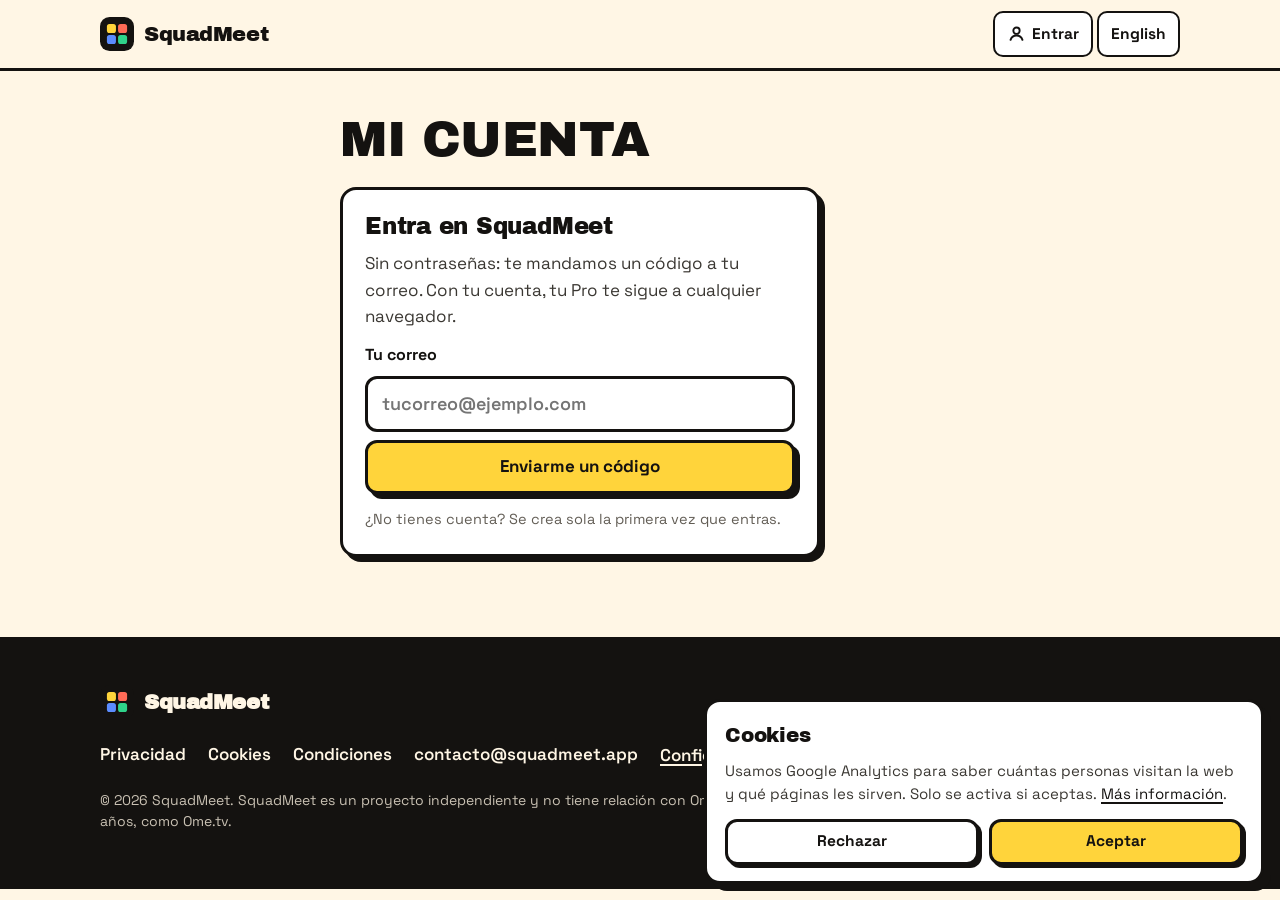
<file: cuenta/index.html>
<!doctype html>
<html lang="es">
<head>
<meta charset="utf-8">
<meta name="viewport" content="width=device-width, initial-scale=1, viewport-fit=cover">
<title>Mi cuenta · SquadMeet</title>
<meta name="description" content="Entra en tu cuenta de SquadMeet con tu correo, sin contraseñas.">
<link rel="canonical" href="https://squadmeet.app/cuenta/">
<link rel="alternate" hreflang="en" href="https://squadmeet.app/en/account/">
<meta name="robots" content="noindex">
<meta http-equiv="Content-Security-Policy" content="default-src 'self'; script-src 'self' https://www.googletagmanager.com; worker-src 'self' blob:; style-src 'self' 'unsafe-inline'; img-src 'self' data: https://*.google-analytics.com https://*.analytics.google.com https://www.googletagmanager.com; font-src 'self'; connect-src 'self' https://senal.squadmeet.app wss://senal.squadmeet.app wss://0.peerjs.com https://squadmeet-73y6k.pages.dev https://*.google-analytics.com https://*.analytics.google.com https://www.googletagmanager.com; media-src 'self' blob:; object-src 'none'; base-uri 'self'; form-action 'self'; upgrade-insecure-requests">
<meta name="referrer" content="strict-origin-when-cross-origin">
<meta name="theme-color" content="#fff6e5">
<meta name="color-scheme" content="light">
<link rel="icon" href="/icono.png">
<link rel="icon" href="/icono.svg" type="image/svg+xml">
<link rel="apple-touch-icon" href="/icono-180.png">
<link rel="preload" href="/fuentes/archivo-black.woff2" as="font" type="font/woff2" crossorigin>
<link rel="preload" href="/fuentes/space-grotesk.woff2" as="font" type="font/woff2" crossorigin>
<link rel="stylesheet" href="/estilo.css?v=98e294a8a7">
</head>
<body>
<a class="salto" href="#contenido">Ir al contenido</a>
<header class="cabecera">
  <div class="ancho">
    <a class="marca" href="/" aria-label="SquadMeet, inicio"><svg viewBox="0 0 32 32" xmlns="http://www.w3.org/2000/svg" aria-hidden="true"><rect width="32" height="32" rx="9" fill="#141210"/><rect x="6.5" y="6.5" width="8.5" height="8.5" rx="2.4" fill="#ffd43b"/><rect x="17" y="6.5" width="8.5" height="8.5" rx="2.4" fill="#ff6b57"/><rect x="6.5" y="17" width="8.5" height="8.5" rx="2.4" fill="#5b8cff"/><rect x="17" y="17" width="8.5" height="8.5" rx="2.4" fill="#2fd38a"/></svg>SquadMeet</a>
    <nav aria-label="Idioma"><a class="cuenta-nav" href="/cuenta/" data-cuenta-nav><svg viewBox="0 0 24 24" aria-hidden="true"><circle cx="12" cy="8.5" r="4"/><path d="M4.5 20c1.2-3.6 4-5.5 7.5-5.5s6.3 1.9 7.5 5.5"/></svg><span>Entrar</span></a><a class="idioma" href="/en/account/" hreflang="en" lang="en">English</a></nav>
  </div>
</header>
<main class="cuenta" id="contenido">
  <div class="ancho">
    <h1>Mi cuenta</h1>
    
    <div class="cuenta-app" id="cuenta-app" data-google="" data-siempre="https://whop.com/checkout/plan_VjVTROd0UvfMZ" data-mensual="https://whop.com/checkout/plan_nXgHfaiVsqu9Y" aria-live="polite">
      <p class="cargando-cuenta"><span class="girando" aria-hidden="true"></span></p>
      <noscript><p>Para entrar en tu cuenta hace falta JavaScript.</p></noscript>
    </div>
  </div>
</main>
<footer class="pie">
  <div class="ancho">
    <a class="marca" href="/" aria-label="SquadMeet, inicio"><svg viewBox="0 0 32 32" xmlns="http://www.w3.org/2000/svg" aria-hidden="true"><rect width="32" height="32" rx="9" fill="#141210"/><rect x="6.5" y="6.5" width="8.5" height="8.5" rx="2.4" fill="#ffd43b"/><rect x="17" y="6.5" width="8.5" height="8.5" rx="2.4" fill="#ff6b57"/><rect x="6.5" y="17" width="8.5" height="8.5" rx="2.4" fill="#5b8cff"/><rect x="17" y="17" width="8.5" height="8.5" rx="2.4" fill="#2fd38a"/></svg>SquadMeet</a>
    <nav aria-label="Información">
      <a href="/privacidad/">Privacidad</a>
      <a href="/cookies/">Cookies</a>
      <a href="/condiciones/">Condiciones</a>
      <a href="mailto:contacto@squadmeet.app">contacto@squadmeet.app</a>
      <button class="boton-enlace" type="button" data-cookies="abrir">Configurar cookies</button>
      <a href="/en/" hreflang="en" lang="en">English</a>
    </nav>
    <p class="aviso-legal">© 2026 SquadMeet. SquadMeet es un proyecto independiente y no tiene relación con Ome.tv. Solo para mayores de 18 años, como Ome.tv.</p>
  </div>
</footer>
<section class="cookies" id="aviso-cookies" role="dialog" aria-labelledby="cookies-t" aria-describedby="cookies-d" data-ga="G-JFQ3VHGXZY" hidden>
  <h2 id="cookies-t">Cookies</h2>
  <p id="cookies-d">Usamos Google Analytics para saber cuántas personas visitan la web y qué páginas les sirven. Solo se activa si aceptas. <a href="/cookies/">Más información</a>.</p>
  <div class="botones"><button class="boton pequeno" type="button" data-cookies="no">Rechazar</button><button class="boton primario pequeno" type="button" data-cookies="si">Aceptar</button></div>
</section>
<script src="/web.js?v=861cbbd6f4"></script>
</body>
</html>
</file>
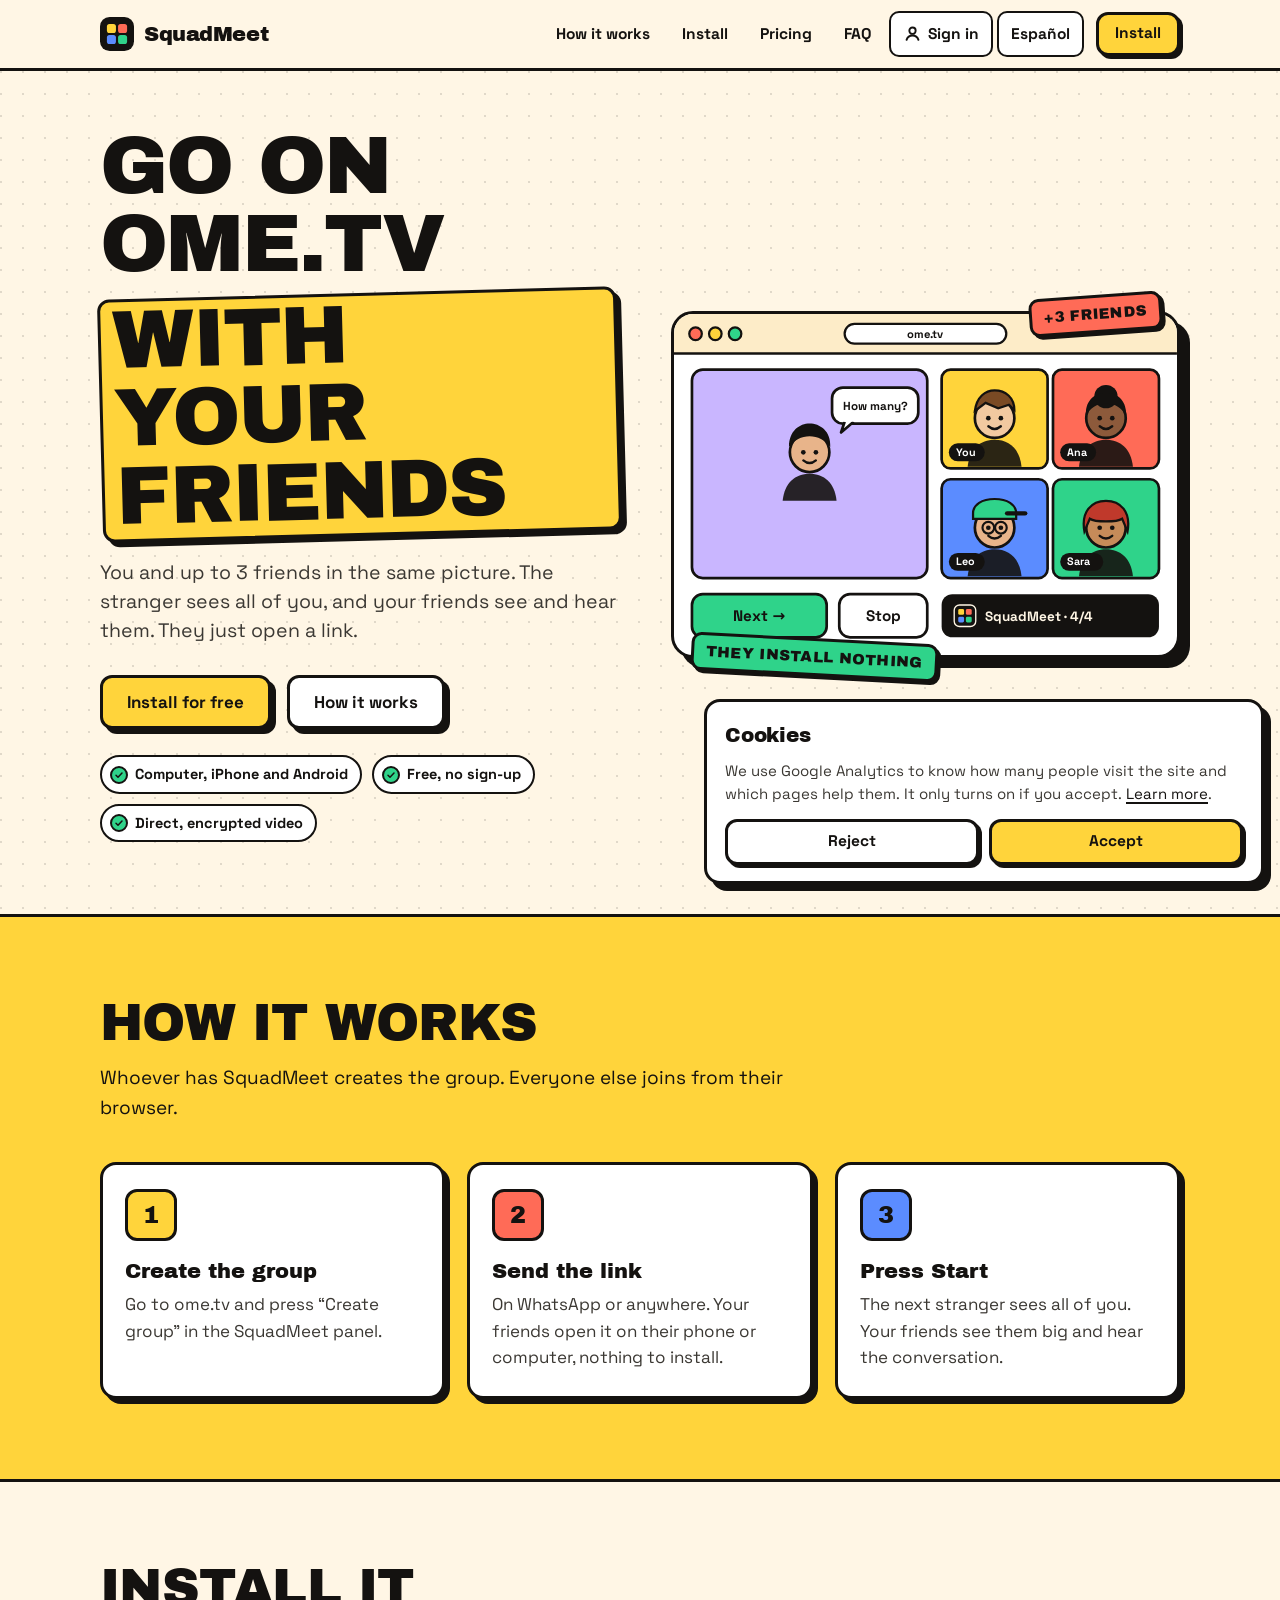
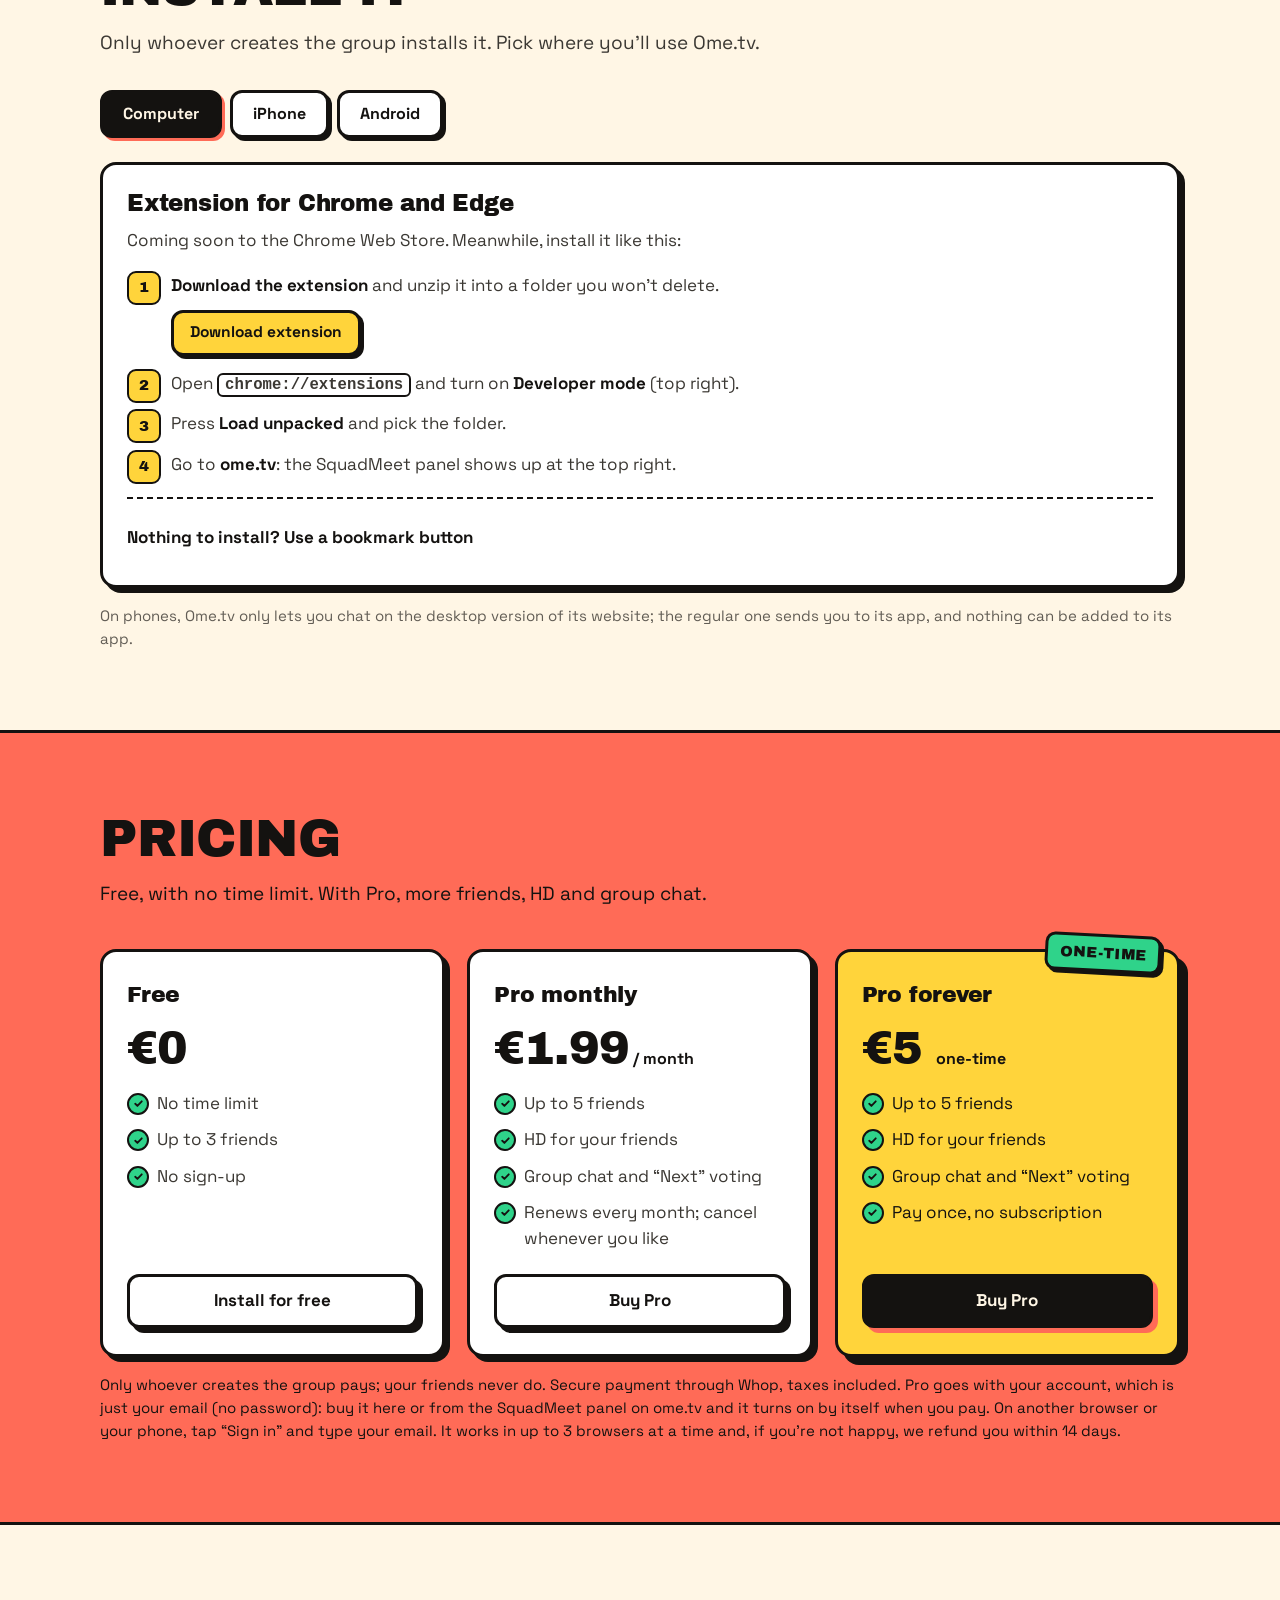
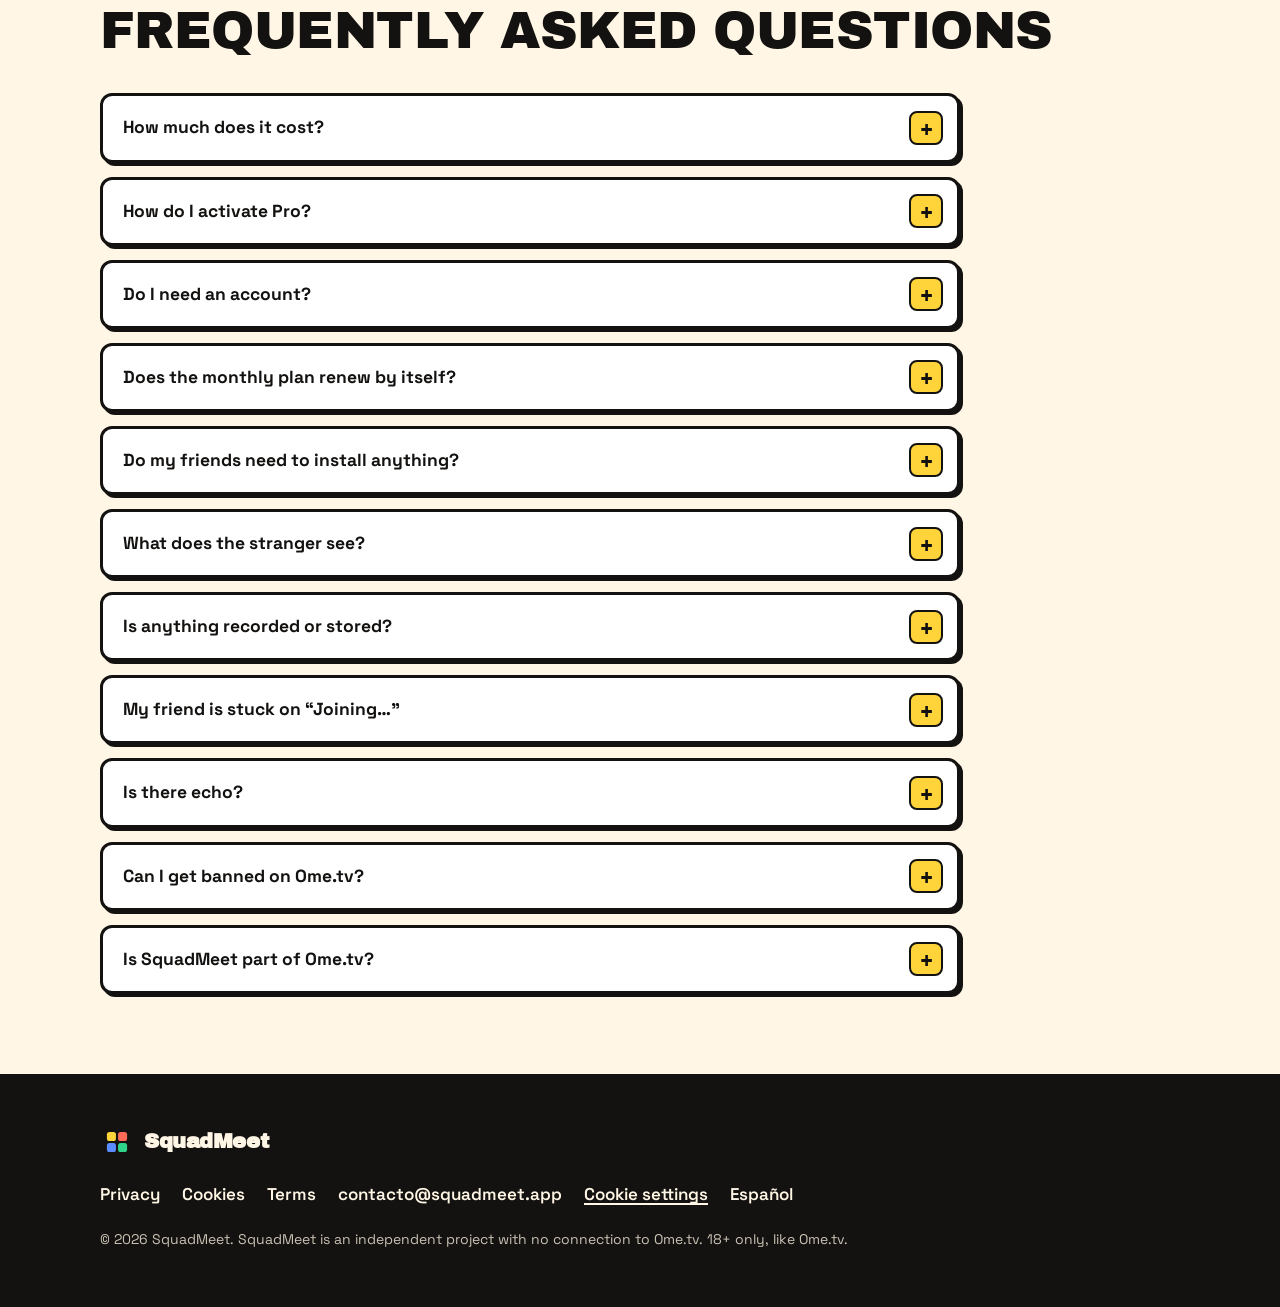
<file: en/index.html>
<!doctype html>
<html lang="en">
<head>
<meta charset="utf-8">
<meta name="viewport" content="width=device-width, initial-scale=1, viewport-fit=cover">
<title>SquadMeet · Go on Ome.tv with up to 3 friends at once</title>
<meta name="description" content="Extension for Ome.tv: you and your friends show up together in the same picture. They join with a link from their phone or computer, nothing to install.">
<link rel="canonical" href="https://squadmeet.app/en/">
<link rel="alternate" hreflang="es" href="https://squadmeet.app/">
<link rel="alternate" hreflang="en" href="https://squadmeet.app/en/">
<link rel="alternate" hreflang="x-default" href="https://squadmeet.app/en/">
<meta property="og:type" content="website">
<meta property="og:url" content="https://squadmeet.app/en/">
<meta property="og:title" content="SquadMeet · Ome.tv with your friends">
<meta property="og:description" content="You and your friends in the same picture. They just open a link.">
<meta property="og:image" content="https://squadmeet.app/og-en.png">
<meta property="og:locale" content="en_US">
<meta name="twitter:card" content="summary_large_image">
<meta http-equiv="Content-Security-Policy" content="default-src 'self'; script-src 'self' https://www.googletagmanager.com; worker-src 'self' blob:; style-src 'self' 'unsafe-inline'; img-src 'self' data: https://*.google-analytics.com https://*.analytics.google.com https://www.googletagmanager.com; font-src 'self'; connect-src 'self' https://senal.squadmeet.app wss://senal.squadmeet.app wss://0.peerjs.com https://squadmeet-73y6k.pages.dev https://*.google-analytics.com https://*.analytics.google.com https://www.googletagmanager.com; media-src 'self' blob:; object-src 'none'; base-uri 'self'; form-action 'self'; upgrade-insecure-requests">
<meta name="referrer" content="strict-origin-when-cross-origin">
<meta name="theme-color" content="#fff6e5">
<meta name="color-scheme" content="light">
<link rel="icon" href="/icono.png">
<link rel="icon" href="/icono.svg" type="image/svg+xml">
<link rel="apple-touch-icon" href="/icono-180.png">
<link rel="preload" href="/fuentes/archivo-black.woff2" as="font" type="font/woff2" crossorigin>
<link rel="preload" href="/fuentes/space-grotesk.woff2" as="font" type="font/woff2" crossorigin>
<link rel="stylesheet" href="/estilo.css?v=98e294a8a7">
<script type="application/ld+json">{"@context":"https://schema.org","@type":"SoftwareApplication","name":"SquadMeet","applicationCategory":"CommunicationApplication","operatingSystem":"Chrome, Edge, Firefox, Android, iOS","offers":[{"@type":"Offer","price":"0","priceCurrency":"EUR","name":"Free"},{"@type":"Offer","price":"1.99","priceCurrency":"EUR","name":"Pro monthly","url":"https://whop.com/checkout/plan_nXgHfaiVsqu9Y"},{"@type":"Offer","price":"5.00","priceCurrency":"EUR","name":"Pro forever","url":"https://whop.com/checkout/plan_VjVTROd0UvfMZ"}],"description":"You and your friends in the same picture. They just open a link.","url":"https://squadmeet.app/en/","inLanguage":"en"}</script>
</head>
<body>
<a class="salto" href="#contenido">Skip to content</a>
<header class="cabecera">
  <div class="ancho">
    <a class="marca" href="/en/" aria-label="SquadMeet, home"><svg viewBox="0 0 32 32" xmlns="http://www.w3.org/2000/svg" aria-hidden="true"><rect width="32" height="32" rx="9" fill="#141210"/><rect x="6.5" y="6.5" width="8.5" height="8.5" rx="2.4" fill="#ffd43b"/><rect x="17" y="6.5" width="8.5" height="8.5" rx="2.4" fill="#ff6b57"/><rect x="6.5" y="17" width="8.5" height="8.5" rx="2.4" fill="#5b8cff"/><rect x="17" y="17" width="8.5" height="8.5" rx="2.4" fill="#2fd38a"/></svg>SquadMeet</a>
    <nav aria-label="Sections">
      <a class="seccion" href="#how">How it works</a>
      <a class="seccion" href="#install">Install</a>
      <a class="seccion" href="#pricing">Pricing</a>
      <a class="seccion" href="#faq">FAQ</a>
      <a class="cuenta-nav" href="/en/account/" data-cuenta-nav><svg viewBox="0 0 24 24" aria-hidden="true"><circle cx="12" cy="8.5" r="4"/><path d="M4.5 20c1.2-3.6 4-5.5 7.5-5.5s6.3 1.9 7.5 5.5"/></svg><span>Sign in</span></a>
      <a class="idioma" href="/" hreflang="es" lang="es">Español</a>
    </nav>
    <a class="boton primario" href="#install" data-cta>Install</a>
  </div>
</header>

<main id="contenido">
  <section class="portada">
    <div class="ancho">
      <div>
        <h1>Go on Ome.tv <span class="marcado">with your friends</span></h1>
        <p class="entradilla">You and up to 3 friends in the same picture. The stranger sees all of you, and your friends see and hear them. They just open a link.</p>
        <div class="acciones">
          <a class="boton primario" href="#install" data-cta>Install for free</a>
          <a class="boton" href="#how">How it works</a>
        </div>
        <ul class="garantias"><li><svg viewBox="0 0 24 24" fill="none" stroke="currentColor" stroke-width="3" stroke-linecap="round" stroke-linejoin="round" aria-hidden="true"><path d="m6 12.5 4 4L18 8"/></svg>Computer, iPhone and Android</li><li><svg viewBox="0 0 24 24" fill="none" stroke="currentColor" stroke-width="3" stroke-linecap="round" stroke-linejoin="round" aria-hidden="true"><path d="m6 12.5 4 4L18 8"/></svg>Free, no sign-up</li><li><svg viewBox="0 0 24 24" fill="none" stroke="currentColor" stroke-width="3" stroke-linecap="round" stroke-linejoin="round" aria-hidden="true"><path d="m6 12.5 4 4L18 8"/></svg>Direct, encrypted video</li></ul>
      </div>
      <div class="escena">
        <svg class="pantalla-ome" viewBox="0 0 560 380" xmlns="http://www.w3.org/2000/svg" role="img" aria-label="Ome.tv with the stranger on the left and the group of four friends on the right, in the same picture">
<rect x="0" y="0" width="560" height="44" fill="#fdecc8"/><path d="M0 44h560" stroke="#141210" stroke-width="3"/>
<circle cx="24" cy="22" r="7" fill="#ff6b57" stroke="#141210" stroke-width="2.5"/><circle cx="46" cy="22" r="7" fill="#ffd43b" stroke="#141210" stroke-width="2.5"/><circle cx="68" cy="22" r="7" fill="#2fd38a" stroke="#141210" stroke-width="2.5"/>
<rect x="190" y="11" width="180" height="22" rx="11" fill="#fff" stroke="#141210" stroke-width="2.5"/><text x="280" y="27" font-size="12.5" font-weight="700" text-anchor="middle" fill="#141210">ome.tv</text>
<rect x="20" y="62" width="262" height="232" rx="12" fill="#c9b6ff" stroke="#141210" stroke-width="3"/>
<g transform="translate(151 150)"><path d="M-30 58c2-20 14-30 30-30s28 10 30 30" fill="#141210" opacity=".9"/><circle r="22" cy="4" fill="#e8b48a" stroke="#141210" stroke-width="3"/><path d="M-23 -2c0-18 12-26 23-26s24 8 23 26c-6-8-14-12-23-12s-17 4-23 12z" fill="#141210"/><circle cx="-7" cy="4" r="2.6" fill="#141210"/><circle cx="7" cy="4" r="2.6" fill="#141210"/><path d="M-7 13q7 6 14 0" fill="none" stroke="#141210" stroke-width="2.6" stroke-linecap="round"/></g>
<g transform="translate(176 82)"><rect width="96" height="40" rx="12" fill="#fff" stroke="#141210" stroke-width="3"/><path d="M14 38l-4 12 14-12" fill="#fff" stroke="#141210" stroke-width="3" stroke-linejoin="round"/><path d="M12 36h14" stroke="#fff" stroke-width="4"/><text x="48" y="25" font-size="13" font-weight="700" text-anchor="middle" fill="#141210">How many?</text></g>
<rect x="298" y="62" width="118" height="110" rx="10" fill="#ffd43b" stroke="#141210" stroke-width="3"/><g transform="translate(357 112)"><path d="M-30 58c2-20 14-30 30-30s28 10 30 30" fill="#141210" opacity=".9"/><circle r="22" cy="4" fill="#f2c9a0" stroke="#141210" stroke-width="3"/><path d="M-22 -4c2-16 12-23 22-23 12 0 22 8 22 22l-6-6-12 4-14-6z" fill="#7a4a24" stroke="#141210" stroke-width="2.5"/><circle cx="-7" cy="4" r="2.6" fill="#141210"/><circle cx="7" cy="4" r="2.6" fill="#141210"/><path d="M-7 13q7 6 14 0" fill="none" stroke="#141210" stroke-width="2.6" stroke-linecap="round"/></g><rect x="306" y="144" width="40" height="20" rx="10" fill="#141210"/><text x="314" y="158" font-size="12" font-weight="700" fill="#fff">You</text>
<rect x="422" y="62" width="118" height="110" rx="10" fill="#ff6b57" stroke="#141210" stroke-width="3"/><g transform="translate(481 112)"><path d="M-30 58c2-20 14-30 30-30s28 10 30 30" fill="#141210" opacity=".9"/><circle r="22" cy="4" fill="#8d5a3b" stroke="#141210" stroke-width="3"/><circle cy="-20" r="13" fill="#141210"/><path d="M-22 2c-2-16 8-26 22-26s24 10 22 26c-4-10-12-14-22-14s-18 4-22 14z" fill="#141210"/><circle cx="-7" cy="4" r="2.6" fill="#141210"/><circle cx="7" cy="4" r="2.6" fill="#141210"/><path d="M-7 13q7 6 14 0" fill="none" stroke="#141210" stroke-width="2.6" stroke-linecap="round"/></g><rect x="430" y="144" width="40" height="20" rx="10" fill="#141210"/><text x="438" y="158" font-size="12" font-weight="700" fill="#fff">Ana</text>
<rect x="298" y="184" width="118" height="110" rx="10" fill="#5b8cff" stroke="#141210" stroke-width="3"/><g transform="translate(357 234)"><path d="M-30 58c2-20 14-30 30-30s28 10 30 30" fill="#141210" opacity=".9"/><circle r="22" cy="4" fill="#e8b48a" stroke="#141210" stroke-width="3"/><path d="M-24 -6h48v-6c0-10-10-16-24-16s-24 6-24 16z" fill="#2fd38a" stroke="#141210" stroke-width="2.5"/><path d="M14 -12h20" stroke="#141210" stroke-width="5" stroke-linecap="round"/><circle cx="-7" cy="4" r="2.6" fill="#141210"/><circle cx="7" cy="4" r="2.6" fill="#141210"/><path d="M-7 13q7 6 14 0" fill="none" stroke="#141210" stroke-width="2.6" stroke-linecap="round"/><circle cx="-7" cy="4" r="6.5" fill="none" stroke="#141210" stroke-width="2.4"/><circle cx="7" cy="4" r="6.5" fill="none" stroke="#141210" stroke-width="2.4"/></g><rect x="306" y="266" width="40" height="20" rx="10" fill="#141210"/><text x="314" y="280" font-size="12" font-weight="700" fill="#fff">Leo</text>
<rect x="422" y="184" width="118" height="110" rx="10" fill="#2fd38a" stroke="#141210" stroke-width="3"/><g transform="translate(481 234)"><path d="M-30 58c2-20 14-30 30-30s28 10 30 30" fill="#141210" opacity=".9"/><circle r="22" cy="4" fill="#c68b59" stroke="#141210" stroke-width="3"/><path d="M-24 8c-4-22 8-34 24-34s28 12 24 34l-6-14c-6 4-30 4-36 0z" fill="#c0392b" stroke="#141210" stroke-width="2.5"/><circle cx="-7" cy="4" r="2.6" fill="#141210"/><circle cx="7" cy="4" r="2.6" fill="#141210"/><path d="M-7 13q7 6 14 0" fill="none" stroke="#141210" stroke-width="2.6" stroke-linecap="round"/></g><rect x="430" y="266" width="48" height="20" rx="10" fill="#141210"/><text x="438" y="280" font-size="12" font-weight="700" fill="#fff">Sara</text>
<rect x="20" y="312" width="150" height="48" rx="12" fill="#2fd38a" stroke="#141210" stroke-width="3"/><text x="95" y="342" font-size="17" font-weight="700" text-anchor="middle" fill="#141210">Next →</text>
<rect x="184" y="312" width="98" height="48" rx="12" fill="#fff" stroke="#141210" stroke-width="3"/><text x="233" y="342" font-size="17" font-weight="700" text-anchor="middle" fill="#141210">Stop</text>
<rect x="298" y="312" width="242" height="48" rx="12" fill="#141210"/><g transform="translate(312 324)"><rect width="24" height="24" rx="6" fill="#141210" stroke="#fff6e5" stroke-width="1.5"/><rect x="4.5" y="4.5" width="6.5" height="6.5" rx="1.6" fill="#ffd43b"/><rect x="13" y="4.5" width="6.5" height="6.5" rx="1.6" fill="#ff6b57"/><rect x="4.5" y="13" width="6.5" height="6.5" rx="1.6" fill="#5b8cff"/><rect x="13" y="13" width="6.5" height="6.5" rx="1.6" fill="#2fd38a"/></g>
<text x="346" y="342" font-size="15" font-weight="700" fill="#fff6e5">SquadMeet · 4/4</text>
</svg>
        <span class="pegatina p1" aria-hidden="true">+3 friends</span>
        <span class="pegatina verde p2" aria-hidden="true">They install nothing</span>
      </div>
    </div>
  </section>

  <section class="bloque amarillo" id="how">
    <div class="ancho">
      <h2>How it works</h2>
      <p class="subtitulo">Whoever has SquadMeet creates the group. Everyone else joins from their browser.</p>
      <ol class="pasos"><li><b>Create the group</b><span>Go to ome.tv and press “Create group” in the SquadMeet panel.</span></li><li><b>Send the link</b><span>On WhatsApp or anywhere. Your friends open it on their phone or computer, nothing to install.</span></li><li><b>Press Start</b><span>The next stranger sees all of you. Your friends see them big and hear the conversation.</span></li></ol>
    </div>
  </section>

  <section class="bloque" id="install">
    <div class="ancho">
      <h2>Install it</h2>
      <p class="subtitulo">Only whoever creates the group installs it. Pick where you’ll use Ome.tv.</p>
      <div class="pestanas" role="tablist" aria-label="Device">
        <button role="tab" type="button" id="t-pc" aria-controls="pc" aria-selected="true">Computer</button>
        <button role="tab" type="button" id="t-iphone" aria-controls="iphone" aria-selected="false" tabindex="-1">iPhone</button>
        <button role="tab" type="button" id="t-android" aria-controls="android" aria-selected="false" tabindex="-1">Android</button>
      </div>

      <div id="pc" class="panel-instalar" role="tabpanel" aria-labelledby="t-pc">
        <div class="tarjeta" id="pc-tiendas" hidden>
          <h3>Extension for Chrome and Edge <span class="etiqueta">Recommended</span></h3>
          <p>One-click install and it updates itself. Then go to ome.tv: the panel shows up at the top right.</p>
          <div class="acciones" id="tiendas"></div>
        </div>
        <div class="tarjeta" id="pc-manual">
          <h3>Extension for Chrome and Edge</h3>
          <p id="pc-pronto">Coming soon to the Chrome Web Store. Meanwhile, install it like this:</p>
          <ol class="lista">
            <li><strong>Download the extension</strong> and unzip it into a folder you won’t delete.<br><a class="boton primario pequeno" href="/squadmeet-extension.zip" download>Download extension</a></li>
            <li>Open <code>chrome://extensions</code> and turn on <strong>Developer mode</strong> (top right).</li>
            <li>Press <strong>Load unpacked</strong> and pick the folder.</li>
            <li>Go to <strong>ome.tv</strong>: the SquadMeet panel shows up at the top right.</li>
          </ol>
          <details class="otra">
            <summary>Nothing to install? Use a bookmark button</summary>
            <p class="nota">Drag this button to your bookmarks bar and press it every time you go to ome.tv: <a class="boton pequeno arrastrable" id="marcador-pc" href="#">SquadMeet</a></p>
          </details>
        </div>
      </div>

      <div id="iphone" class="panel-instalar" role="tabpanel" aria-labelledby="t-iphone" hidden>
        <div class="tarjeta">
          <h3>With a Safari bookmark <span class="etiqueta">Recommended</span></h3>
          <p>Set it up once, in a couple of minutes, with a guide that shows you where to tap at every step.</p>
          <div class="acciones"><a class="boton primario" href="/en/bookmark/">Start the guide</a></div>
          <div class="qr" data-solo-pc hidden><img src="/en/bookmark/qr.svg" width="120" height="120" alt=""><p>On a computer? Scan the code with your phone to open the guide there.</p></div>
          <details class="otra">
            <summary>Another way: automatic with the Userscripts app</summary>
            <p class="nota">The panel shows up on its own when you open ome.tv, but it takes longer to set up.</p>
            <ol class="lista"><li>Install <a href="https://apps.apple.com/app/userscripts/id1463298887" rel="noopener">Userscripts</a> (free) and open it once.</li><li>Settings → Apps → Safari → Extensions → Userscripts → turn on and allow on “All Websites”.</li><li>Open <a href="/squadmeet.user.js">SquadMeet for Userscripts</a> in Safari, tap aA (or ⋯) → Userscripts → <strong>Install</strong>.</li><li>Put ome.tv in desktop mode once, as the <a href="/en/bookmark/">guide</a> explains.</li></ol>
          </details>
        </div>
      </div>

      <div id="android" class="panel-instalar" role="tabpanel" aria-labelledby="t-android" hidden>
        <div class="tarjeta" id="android-firefox" hidden>
          <h3>Automatic with Firefox <span class="etiqueta">Recommended</span></h3>
          <p>Firefox for Android supports extensions: install it once and the panel shows up on its own.</p>
          <ol class="lista">
            <li><strong>Install Firefox</strong> from Google Play.<br><a class="boton pequeno" href="https://play.google.com/store/apps/details?id=org.mozilla.firefox" rel="noopener">Open in Google Play</a></li>
            <li><strong>In Firefox, add SquadMeet.</strong><br><a class="boton primario pequeno" id="firefox-android" href="#">Add to Firefox</a></li>
            <li><strong>Open ome.tv</strong> and turn on “Desktop site” in the ⋮ menu.</li>
          </ol>
        </div>
        <div class="tarjeta">
          <h3>With a Chrome bookmark</h3>
          <p>Set it up once, in a couple of minutes, with a guide that shows you where to tap at every step.</p>
          <div class="acciones"><a class="boton primario" href="/en/bookmark/">Start the guide</a></div>
          <div class="qr" data-solo-pc hidden><img src="/en/bookmark/qr.svg" width="120" height="120" alt=""><p>On a computer? Scan the code with your phone to open the guide there.</p></div>
        </div>
      </div>
      <p class="nota">On phones, Ome.tv only lets you chat on the desktop version of its website; the regular one sends you to its app, and nothing can be added to its app.</p>
    </div>
  </section>

  <section class="bloque coral" id="pricing">
    <div class="ancho">
      <h2>Pricing</h2>
      <p class="subtitulo">Free, with no time limit. With Pro, more friends, HD and group chat.</p>
      <div class="planes">
        <article class="plan">
          <h3>Free</h3>
          <p class="precio">€0</p>
          <ul><li>No time limit</li><li>Up to 3 friends</li><li>No sign-up</li></ul>
          <a class="boton ancho-total" href="#install">Install for free</a>
        </article>
        <article class="plan">
          <h3>Pro monthly</h3>
          <p class="precio">€1.99<small> / month</small></p>
          <ul><li>Up to 5 friends</li><li>HD for your friends</li><li>Group chat and “Next” voting</li><li>Renews every month; cancel whenever you like</li></ul>
          <a class="boton  ancho-total" href="https://whop.com/checkout/plan_nXgHfaiVsqu9Y" target="_blank" rel="noopener" data-plan="mensual">Buy Pro</a>
        </article>
        <article class="plan destacado">
          <span class="pegatina verde" aria-hidden="true">One-time</span>
          <h3>Pro forever</h3>
          <p class="precio">€5 <small>one-time</small></p>
          <ul><li>Up to 5 friends</li><li>HD for your friends</li><li>Group chat and “Next” voting</li><li>Pay once, no subscription</li></ul>
          <a class="boton oscuro ancho-total" href="https://whop.com/checkout/plan_VjVTROd0UvfMZ" target="_blank" rel="noopener" data-plan="siempre">Buy Pro</a>
        </article>
      </div>
      <p class="nota">Only whoever creates the group pays; your friends never do. Secure payment through Whop, taxes included. Pro goes with your account, which is just your email (no password): buy it here or from the SquadMeet panel on ome.tv and it turns on by itself when you pay. On another browser or your phone, tap “Sign in” and type your email. It works in up to 3 browsers at a time and, if you’re not happy, we refund you within 14 days.</p>
    </div>
  </section>

  <section class="bloque" id="faq">
    <div class="ancho">
      <h2>Frequently asked questions</h2>
      <div class="preguntas"><details><summary>How much does it cost?</summary><p>Using it is free, with no time limit, with up to 3 friends. If you want more there’s Pro (up to 5 friends, HD for your friends and group chat): €5 once, forever, or €1.99 a month (no commitment: cancel whenever you like). Only whoever creates the group pays.</p></details>
        <details><summary>How do I activate Pro?</summary><p>By itself. Buy it here or in the SquadMeet panel on ome.tv (“Go Pro”). If you haven’t signed in yet, we ask for your email and send you a 6-digit code (that’s your account, no passwords); then you pay on Whop and, when you’re done, Pro turns on with nothing else to do, even if you use another email on Whop. On another computer, your phone or after clearing your browser data, tap “Sign in” (in the panel or at the top of this site) and type your email and the code. It works in up to 3 browsers at a time.</p></details>
        <details><summary>Do I need an account?</summary><p>Not to use it for free. The account is only for Pro: it’s your email, no password, and it’s created the first time you sign in or pay. In <a href="/en/account/">My account</a> you see your plan and the browsers you’re signed in on, and you can sign out.</p></details>
        <details><summary>Does the monthly plan renew by itself?</summary><p>Yes: it renews every month until you cancel. Cancel whenever you like from “My account” → “Manage or cancel the subscription”: you keep Pro until the end of the month you’ve already paid and you’re not charged again.</p></details>
        <details><summary>Do my friends need to install anything?</summary><p>No. They open the link you send them, on their phone or computer, and allow the camera and microphone.</p></details>
        <details><summary>What does the stranger see?</summary><p>A single picture with all of you, laid out on the screen, and they hear your voices mixed. Your friends see the stranger big with the group next to them.</p></details>
        <details><summary>Is anything recorded or stored?</summary><p>No. Video and audio go directly between your browsers, encrypted. Our server only helps them find each other (and keeps your account, if you have one). It’s all in the <a href="/en/privacy/">privacy policy</a>.</p></details>
        <details><summary>My friend is stuck on “Joining…”</summary><p>It’s usually the network: some mobile data networks block direct connections. Ask them to try Wi-Fi, or to close the page and open the link again.</p></details>
        <details><summary>Is there echo?</summary><p>If someone has their speakers very loud, yes. It’s best if everyone uses headphones.</p></details>
        <details><summary>Can I get banned on Ome.tv?</summary><p>It can happen. Ome.tv’s rules don’t allow add-ons that change how its website works, and SquadMeet swaps the video you send for the group’s. Use it at your own risk and always follow their rules.</p></details>
        <details><summary>Is SquadMeet part of Ome.tv?</summary><p>No. SquadMeet is an independent project with no connection to Ome.tv.</p></details></div>
    </div>
  </section>
</main>

<footer class="pie">
  <div class="ancho">
    <a class="marca" href="/en/" aria-label="SquadMeet, home"><svg viewBox="0 0 32 32" xmlns="http://www.w3.org/2000/svg" aria-hidden="true"><rect width="32" height="32" rx="9" fill="#141210"/><rect x="6.5" y="6.5" width="8.5" height="8.5" rx="2.4" fill="#ffd43b"/><rect x="17" y="6.5" width="8.5" height="8.5" rx="2.4" fill="#ff6b57"/><rect x="6.5" y="17" width="8.5" height="8.5" rx="2.4" fill="#5b8cff"/><rect x="17" y="17" width="8.5" height="8.5" rx="2.4" fill="#2fd38a"/></svg>SquadMeet</a>
    <nav aria-label="Information">
      <a href="/en/privacy/">Privacy</a>
      <a href="/en/cookies/">Cookies</a>
      <a href="/en/terms/">Terms</a>
      <a href="mailto:contacto@squadmeet.app">contacto@squadmeet.app</a>
      <button class="boton-enlace" type="button" data-cookies="abrir">Cookie settings</button>
      <a href="/" hreflang="es" lang="es">Español</a>
    </nav>
    <p class="aviso-legal">© 2026 SquadMeet. SquadMeet is an independent project with no connection to Ome.tv. 18+ only, like Ome.tv.</p>
  </div>
</footer>
<section class="cookies" id="aviso-cookies" role="dialog" aria-labelledby="cookies-t" aria-describedby="cookies-d" data-ga="G-JFQ3VHGXZY" hidden>
  <h2 id="cookies-t">Cookies</h2>
  <p id="cookies-d">We use Google Analytics to know how many people visit the site and which pages help them. It only turns on if you accept. <a href="/en/cookies/">Learn more</a>.</p>
  <div class="botones"><button class="boton pequeno" type="button" data-cookies="no">Reject</button><button class="boton primario pequeno" type="button" data-cookies="si">Accept</button></div>
</section>
<script src="/portada.js?v=e711b489de"></script>
<script src="/web.js?v=861cbbd6f4"></script>
</body>
</html>
</file>
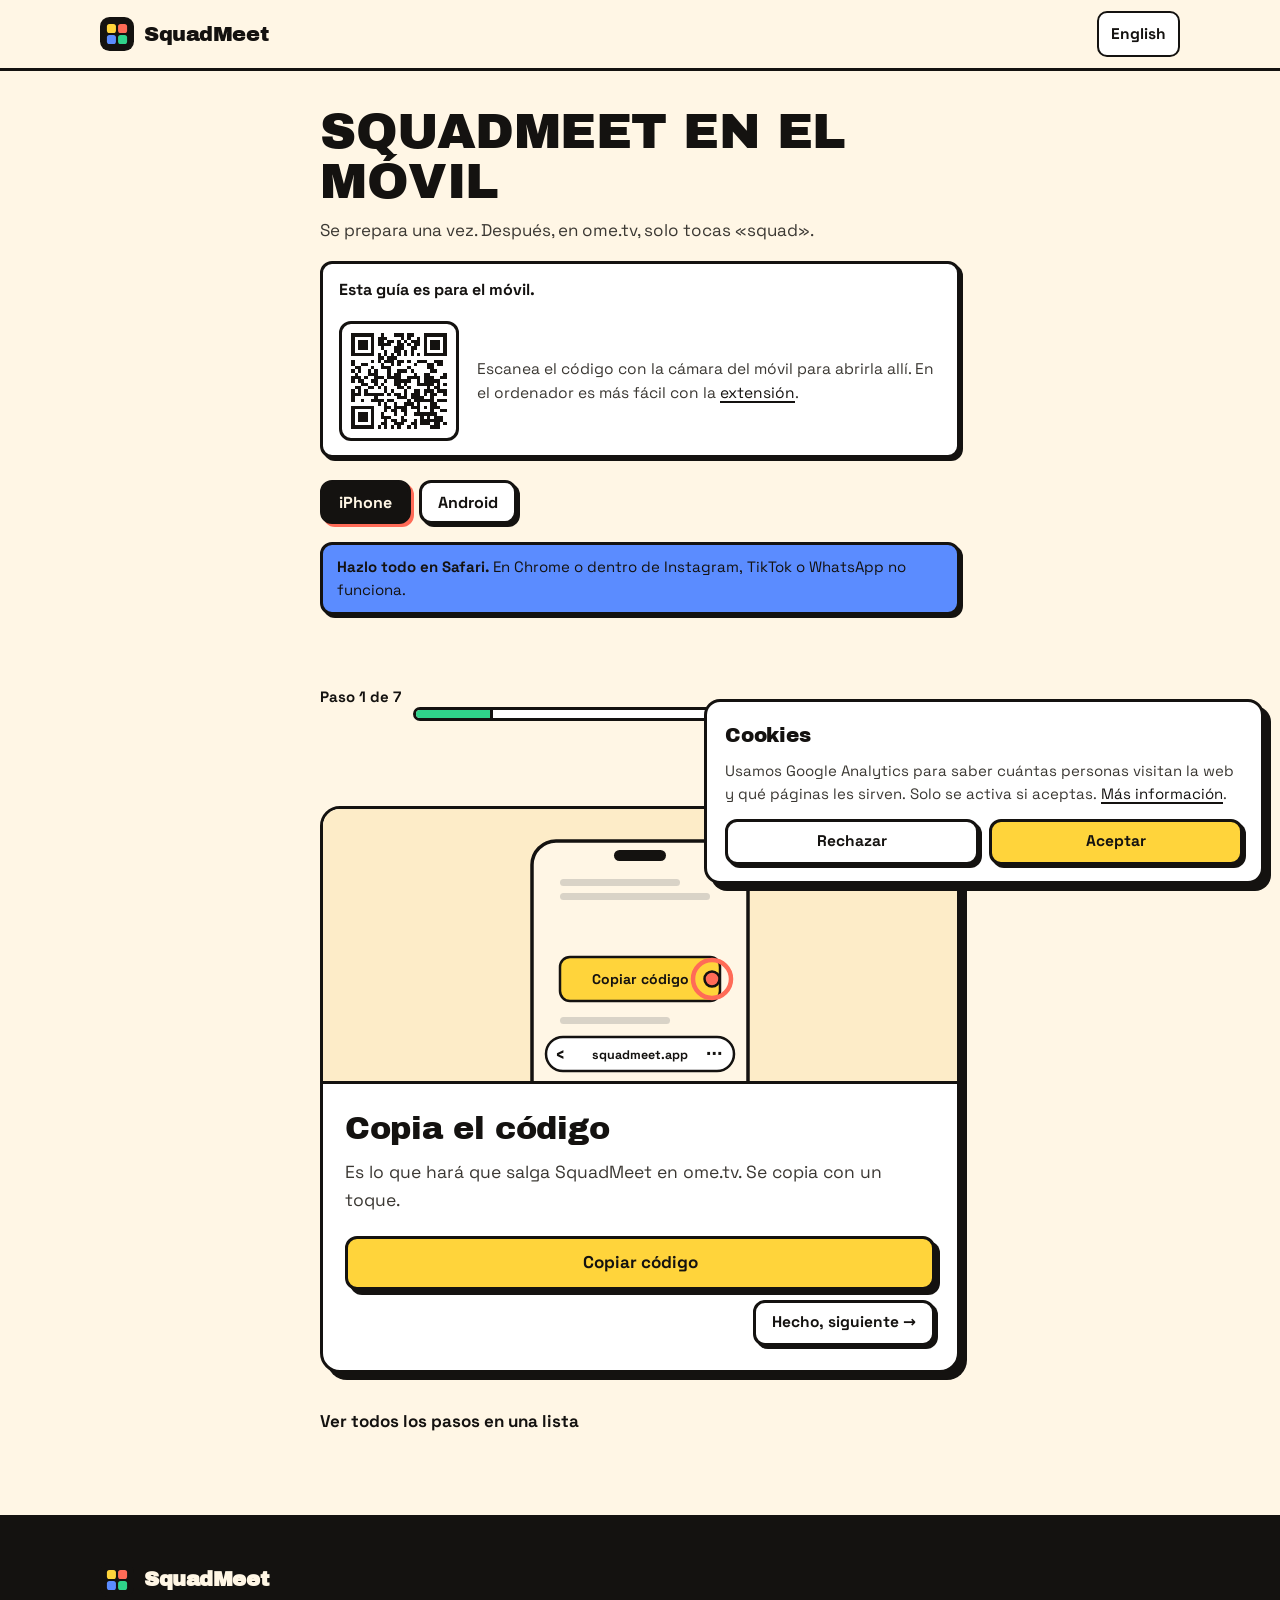
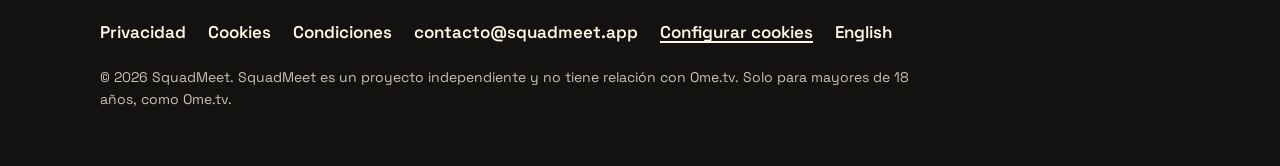
<file: favorito/index.html>
<!doctype html>
<html lang="es">
<head>
<meta charset="utf-8">
<meta name="viewport" content="width=device-width, initial-scale=1, viewport-fit=cover">
<!-- El título es el nombre que tendrá el favorito al guardarlo: así no hay que renombrarlo. -->
<title>squad</title>
<meta name="description" content="Guía paso a paso para usar SquadMeet en el iPhone o en Android con un favorito.">
<meta name="robots" content="noindex">
<link rel="alternate" hreflang="en" href="https://squadmeet.app/en/bookmark/">
<meta http-equiv="Content-Security-Policy" content="default-src 'self'; script-src 'self' 'unsafe-inline' https://www.googletagmanager.com; worker-src 'self' blob:; style-src 'self' 'unsafe-inline'; img-src 'self' data: https://*.google-analytics.com https://*.analytics.google.com https://www.googletagmanager.com; font-src 'self'; connect-src 'self' https://senal.squadmeet.app wss://senal.squadmeet.app wss://0.peerjs.com https://squadmeet-73y6k.pages.dev https://*.google-analytics.com https://*.analytics.google.com https://www.googletagmanager.com; media-src 'self' blob:; object-src 'none'; base-uri 'self'; form-action 'self'; upgrade-insecure-requests">
<meta name="referrer" content="strict-origin-when-cross-origin">
<meta name="theme-color" content="#fff6e5">
<meta name="color-scheme" content="light">
<link rel="icon" href="/icono.png">
<link rel="icon" href="/icono.svg" type="image/svg+xml">
<link rel="apple-touch-icon" href="/icono-180.png">
<link rel="preload" href="/fuentes/archivo-black.woff2" as="font" type="font/woff2" crossorigin>
<link rel="preload" href="/fuentes/space-grotesk.woff2" as="font" type="font/woff2" crossorigin>
<link rel="stylesheet" href="/estilo.css?v=98e294a8a7">
</head>
<body>
<a class="salto" href="#contenido">Ir al contenido</a>
<header class="cabecera">
  <div class="ancho">
    <a class="marca" href="/" aria-label="SquadMeet, inicio"><svg viewBox="0 0 32 32" xmlns="http://www.w3.org/2000/svg" aria-hidden="true"><rect width="32" height="32" rx="9" fill="#141210"/><rect x="6.5" y="6.5" width="8.5" height="8.5" rx="2.4" fill="#ffd43b"/><rect x="17" y="6.5" width="8.5" height="8.5" rx="2.4" fill="#ff6b57"/><rect x="6.5" y="17" width="8.5" height="8.5" rx="2.4" fill="#5b8cff"/><rect x="17" y="17" width="8.5" height="8.5" rx="2.4" fill="#2fd38a"/></svg>SquadMeet</a>
    <nav aria-label="Idioma"><a class="idioma" href="/en/bookmark/" hreflang="en" lang="en">English</a></nav>
  </div>
</header>
<main class="guia" id="contenido">
  <div class="ancho">
    <h1>SquadMeet en el móvil</h1>
    <p class="intro">Se prepara una vez. Después, en ome.tv, solo tocas «squad».</p>
    <div class="aviso" id="en-pc" hidden>
      <p><strong>Esta guía es para el móvil.</strong></p>
      <div class="qr"><img src="qr.svg" width="120" height="120" alt=""><p>Escanea el código con la cámara del móvil para abrirla allí. En el ordenador es más fácil con la <a href="/#instalar">extensión</a>.</p></div>
    </div>
    <div class="pestanas" role="tablist" aria-label="Tu móvil">
      <button role="tab" type="button" id="t-ios" aria-controls="ios" aria-selected="true">iPhone</button>
      <button role="tab" type="button" id="t-android" aria-controls="android" aria-selected="false" tabindex="-1">Android</button>
    </div>
    <div id="ios" role="tabpanel" aria-labelledby="t-ios">
      <div class="aviso safari"><p><strong>Hazlo todo en Safari.</strong> En Chrome o dentro de Instagram, TikTok o WhatsApp no funciona.</p></div>
      <div class="aviso error" id="otro-navegador" hidden>
        <p><strong>Ahora no estás en Safari.</strong> Copia el enlace de esta guía, abre Safari y pégalo en la barra de direcciones.</p>
        <button class="boton pequeno" type="button" id="copiar-enlace">Copiar enlace</button>
      </div>
      <div class="progreso" aria-hidden="true"><span class="cuenta"></span><span class="barra"><i></i></span></div>
      <section class="paso-guia" id="ios-1" data-plataforma="ios" data-paso="1" data-id="copiar" aria-labelledby="ios-1-t">
  <div class="dibujo" aria-hidden="true"><svg viewBox="0 0 300 250" xmlns="http://www.w3.org/2000/svg" role="img" focusable="false">
<path d="M42 252V34a24 24 0 0 1 24-24h168a24 24 0 0 1 24 24v218" fill="#fff6e5" stroke="#141210" stroke-width="3.5"/>
<rect x="124" y="19" width="52" height="11" rx="5.5" fill="#141210"/>

<rect x="70" y="48" width="120" height="7" rx="3.5" fill="#d9d3c7"/><rect x="70" y="62" width="150" height="7" rx="3.5" fill="#d9d3c7"/>
<rect x="70" y="126" width="160" height="44" rx="10" fill="#ffd43b" stroke="#141210" stroke-width="2.5"/><text x="150" y="153" font-size="14" font-weight="700" text-anchor="middle" fill="#141210">Copiar código</text>
<rect x="70" y="186" width="110" height="7" rx="3.5" fill="#d9d3c7"/><rect x="56" y="206" width="188" height="34" rx="17" fill="#ffffff" stroke="#141210" stroke-width="2.5"/><text x="150" y="228" font-size="12.5" font-weight="700" text-anchor="middle" fill="#141210">squadmeet.app</text><text x="66" y="228" font-size="18" font-weight="700" text-anchor="start" fill="#141210">‹</text><text x="232" y="228" font-size="16" font-weight="700" text-anchor="end" fill="#141210">⋯</text><circle cx="222" cy="148" r="19" fill="none" stroke="#ff6b57" stroke-width="4.5"/><circle cx="222" cy="148" r="7.5" fill="#ff6b57" stroke="#141210" stroke-width="2.5"/></svg></div>
  <div class="cuerpo">
    <p class="numero">Paso 1 de 7</p>
    <h2 id="ios-1-t" tabindex="-1">Copia el código</h2>
    <p class="explica">Es lo que hará que salga SquadMeet en ome.tv. Se copia con un toque.</p>
    <div class="acciones-paso"><button class="boton primario ancho-total copiar-marcador" type="button">Copiar código</button></div>
    
    <div class="navegar"><span></span><button class="boton pequeno" type="button" data-ir="siguiente">Hecho, siguiente →</button></div>
  </div>
</section>
<section class="paso-guia" id="ios-2" data-plataforma="ios" data-paso="2" data-id="favorito" aria-labelledby="ios-2-t">
  <div class="dibujo" aria-hidden="true"><svg viewBox="0 0 300 250" xmlns="http://www.w3.org/2000/svg" role="img" focusable="false">
<path d="M42 252V34a24 24 0 0 1 24-24h168a24 24 0 0 1 24 24v218" fill="#fff6e5" stroke="#141210" stroke-width="3.5"/>
<rect x="124" y="19" width="52" height="11" rx="5.5" fill="#141210"/>
<rect x="70" y="48" width="120" height="7" rx="3.5" fill="#d9d3c7"/><rect x="70" y="62" width="150" height="7" rx="3.5" fill="#d9d3c7"/>
<rect x="52" y="86" width="196" height="166" rx="16" fill="#ffffff" stroke="#141210" stroke-width="3"/>
<text x="68" y="112" font-size="12" font-weight="700" text-anchor="start" fill="#625d55">Compartir</text>
<rect x="64" y="122" width="172" height="34" rx="9" fill="#ffffff" stroke="#141210" stroke-width="2.5"/><text x="78" y="144" font-size="13" font-weight="700" text-anchor="start" fill="#141210">Copiar</text>
<rect x="64" y="162" width="172" height="34" rx="9" fill="#ffd43b" stroke="#141210" stroke-width="2.5"/><text x="78" y="184" font-size="13" font-weight="700" text-anchor="start" fill="#141210">Añadir a favoritos</text>
<path d="m216 171 2.6 5.4 6 .9-4.3 4.1 1 5.9-5.3-2.8-5.3 2.8 1-5.9-4.3-4.1 6-.9z" fill="#141210"/>
<rect x="64" y="202" width="172" height="34" rx="9" fill="#ffffff" stroke="#141210" stroke-width="2.5"/><text x="78" y="224" font-size="13" font-weight="700" text-anchor="start" fill="#141210">Añadir marcador</text>
<circle cx="222" cy="179" r="19" fill="none" stroke="#ff6b57" stroke-width="4.5"/><circle cx="222" cy="179" r="7.5" fill="#ff6b57" stroke="#141210" stroke-width="2.5"/></svg></div>
  <div class="cuerpo">
    <p class="numero">Paso 2 de 7</p>
    <h2 id="ios-2-t" tabindex="-1">Guarda esta página en Favoritos</h2>
    <ol><li>Toca <span class="tecla"><svg viewBox="0 0 24 24" aria-hidden="true"><path d="M12 15V4m0 0L8 8m4-4 4 4"/><path d="M6 12v6.5A1.5 1.5 0 0 0 7.5 20h9a1.5 1.5 0 0 0 1.5-1.5V12"/></svg> Compartir</span>. Si no lo ves, toca <span class="tecla">⋯</span> y luego <span class="tecla">Compartir</span>.</li><li>Baja y toca <span class="tecla">Añadir a favoritos</span>.</li><li>Toca <span class="tecla">Guardar</span>. Ya se llama «squad»: no cambies el nombre.</li></ol>
    
    <details class="problema"><summary>No sale «Añadir a favoritos»</summary><p>Desliza la lista hacia arriba: suele estar más abajo. También vale «Añadir marcador» si eliges la carpeta Favoritos.</p></details>
    <div class="navegar"><button class="enlace-boton" type="button" data-ir="atras">← Atrás</button><button class="boton pequeno" type="button" data-ir="siguiente">Hecho, siguiente →</button></div>
  </div>
</section>
<section class="paso-guia" id="ios-3" data-plataforma="ios" data-paso="3" data-id="editar" aria-labelledby="ios-3-t">
  <div class="dibujo" aria-hidden="true"><svg viewBox="0 0 300 250" xmlns="http://www.w3.org/2000/svg" role="img" focusable="false">
<path d="M42 252V34a24 24 0 0 1 24-24h168a24 24 0 0 1 24 24v218" fill="#fff6e5" stroke="#141210" stroke-width="3.5"/>
<rect x="124" y="19" width="52" height="11" rx="5.5" fill="#141210"/>
<text x="150" y="56" font-size="13" font-weight="700" text-anchor="middle" fill="#141210">Editar favorito</text><text x="236" y="56" font-size="13" font-weight="700" text-anchor="end" fill="#5b8cff">OK</text>
<rect x="58" y="70" width="184" height="34" rx="8" fill="#ffffff" stroke="#141210" stroke-width="2.5"/><text x="70" y="92" font-size="13" font-weight="700" text-anchor="start" fill="#141210">squad</text>
<rect x="58" y="112" width="184" height="34" rx="8" fill="#ffffff" stroke="#141210" stroke-width="2.5"/><text x="70" y="134" font-size="11.5" font-weight="600" text-anchor="start" fill="#141210">javascript:(function(){if…</text>
<circle cx="224" cy="129" r="9" fill="#d9d3c7" stroke="#141210" stroke-width="2"/><path d="m220.5 125.5 7 7m0-7-7 7" stroke="#141210" stroke-width="2.2" stroke-linecap="round"/>
<rect x="66" y="150" width="62" height="28" rx="8" fill="#141210"/><text x="97" y="169" font-size="12.5" font-weight="700" text-anchor="middle" fill="#ffffff">Pegar</text>
<rect x="58" y="196" width="130" height="7" rx="3.5" fill="#d9d3c7"/><circle cx="224" cy="129" r="19" fill="none" stroke="#ff6b57" stroke-width="4.5"/><circle cx="224" cy="129" r="7.5" fill="#ff6b57" stroke="#141210" stroke-width="2.5"/></svg></div>
  <div class="cuerpo">
    <p class="numero">Paso 3 de 7</p>
    <h2 id="ios-3-t" tabindex="-1">Pon el código como dirección</h2>
    <ol><li>Toca <span class="tecla"><svg viewBox="0 0 24 24" aria-hidden="true"><path d="M12 6.5C10.5 5 8 4.5 4 4.5v14c4 0 6.5.5 8 2 1.5-1.5 4-2 8-2v-14c-4 0-6.5.5-8 2z"/><path d="M12 6.5v14"/></svg> Marcadores</span> (o <span class="tecla">⋯</span> → <span class="tecla">Marcadores</span>) y entra en <span class="tecla">Favoritos</span>.</li><li>Toca <span class="tecla">Editar</span> abajo y luego toca <span class="tecla">squad</span>.</li><li>En la dirección, toca <span class="tecla">ⓧ</span> para borrarla, mantén pulsado, toca <span class="tecla">Pegar</span> y luego <span class="tecla">OK</span>.</li></ol>
    
    <details class="problema"><summary>No sale la ⓧ</summary><p>Toca una vez dentro de la dirección: la ⓧ aparece a la derecha. Si aun así no sale, mantén pulsado dentro, elige «Seleccionar todo» y después «Pegar».</p></details>
<details class="problema"><summary>No sale «Pegar»</summary><p>Vuelve al paso 1 y toca otra vez «Copiar código»: el código se queda en el portapapeles hasta que copies otra cosa.</p></details>
    <div class="navegar"><button class="enlace-boton" type="button" data-ir="atras">← Atrás</button><button class="boton pequeno" type="button" data-ir="siguiente">Hecho, siguiente →</button></div>
  </div>
</section>
<section class="paso-guia" id="ios-4" data-plataforma="ios" data-paso="4" data-id="probar" data-auto aria-labelledby="ios-4-t">
  <div class="dibujo" aria-hidden="true"><svg viewBox="0 0 300 250" xmlns="http://www.w3.org/2000/svg" role="img" focusable="false">
<path d="M42 252V34a24 24 0 0 1 24-24h168a24 24 0 0 1 24 24v218" fill="#fff6e5" stroke="#141210" stroke-width="3.5"/>
<rect x="124" y="19" width="52" height="11" rx="5.5" fill="#141210"/>
<text x="64" y="56" font-size="14" font-weight="700" text-anchor="start" fill="#141210">Favoritos</text>
<rect x="64" y="70" width="52" height="52" rx="12" fill="#ffffff" stroke="#141210" stroke-width="2.5"/><text x="90" y="104" font-size="20" font-weight="700" text-anchor="middle" fill="#141210">G</text><text x="90" y="138" font-size="11" font-weight="600" text-anchor="middle" fill="#141210">Google</text>
<rect x="124" y="70" width="52" height="52" rx="12" fill="#ffd43b" stroke="#141210" stroke-width="2.5"/><text x="150" y="104" font-size="20" font-weight="700" text-anchor="middle" fill="#141210">S</text><text x="150" y="138" font-size="11.5" font-weight="700" text-anchor="middle" fill="#141210">squad</text>
<rect x="184" y="70" width="52" height="52" rx="12" fill="#ffffff" stroke="#141210" stroke-width="2.5"/><text x="210" y="104" font-size="20" font-weight="700" text-anchor="middle" fill="#141210">W</text><text x="210" y="138" font-size="11" font-weight="600" text-anchor="middle" fill="#141210">Wiki</text>
<rect x="56" y="206" width="188" height="34" rx="17" fill="#ffffff" stroke="#141210" stroke-width="2.5"/><rect x="72" y="215" width="2.5" height="16" fill="#5b8cff"/>
<circle cx="150" cy="96" r="19" fill="none" stroke="#ff6b57" stroke-width="4.5"/><circle cx="150" cy="96" r="7.5" fill="#ff6b57" stroke="#141210" stroke-width="2.5"/></svg></div>
  <div class="cuerpo">
    <p class="numero">Paso 4 de 7</p>
    <h2 id="ios-4-t" tabindex="-1">Pruébalo aquí mismo</h2>
    <ol><li>Toca la barra de direcciones (abajo).</li><li>En <span class="tecla">Favoritos</span>, toca <span class="tecla">squad</span>.</li><li>Si está bien hecho, esta página lo detecta sola y pasa al siguiente paso.</li></ol>
    <div class="acciones-paso"><p class="aviso exito" data-probado hidden role="status">¡Funciona! El favorito está bien hecho.</p></div>
    <details class="problema"><summary>Sale una búsqueda de Google</summary><p>Has tocado una sugerencia de búsqueda. Toca la barra y elige «squad» en la sección Favoritos, el icono con la «S».</p></details>
<details class="problema"><summary>No pasa nada</summary><p>La dirección del favorito no ha quedado bien. Vuelve al paso 3 y comprueba que empieza por «javascript:».</p></details>
    <div class="navegar"><button class="enlace-boton" type="button" data-ir="atras">← Atrás</button><button class="boton pequeno" type="button" data-ir="siguiente">Hecho, siguiente →</button></div>
  </div>
</section>
<section class="paso-guia" id="ios-5" data-plataforma="ios" data-paso="5" data-id="escritorio" aria-labelledby="ios-5-t">
  <div class="dibujo" aria-hidden="true"><svg viewBox="0 0 300 250" xmlns="http://www.w3.org/2000/svg" role="img" focusable="false">
<path d="M42 252V34a24 24 0 0 1 24-24h168a24 24 0 0 1 24 24v218" fill="#fff6e5" stroke="#141210" stroke-width="3.5"/>
<rect x="124" y="19" width="52" height="11" rx="5.5" fill="#141210"/>
<rect x="70" y="48" width="120" height="7" rx="3.5" fill="#d9d3c7"/><rect x="70" y="62" width="90" height="7" rx="3.5" fill="#d9d3c7"/>
<rect x="62" y="80" width="182" height="120" rx="14" fill="#ffffff" stroke="#141210" stroke-width="3"/>
<rect x="70" y="88" width="166" height="32" rx="8" fill="#ffd43b" stroke="#141210" stroke-width="2.5"/>
<rect x="80" y="96" width="18" height="13" rx="2" fill="none" stroke="#141210" stroke-width="2"/><path d="M85 113h8" stroke="#141210" stroke-width="2"/>
<text x="104" y="108" font-size="11" font-weight="700" text-anchor="start" fill="#141210">Solicitar web de escritorio</text>
<text x="80" y="142" font-size="11.5" font-weight="600" text-anchor="start" fill="#141210">Ajustes del sitio web</text><text x="80" y="172" font-size="11.5" font-weight="600" text-anchor="start" fill="#141210">Ocultar barra</text>
<path d="M70 128h166M70 158h166" stroke="#d9d3c7" stroke-width="2"/>
<rect x="56" y="206" width="188" height="34" rx="17" fill="#ffffff" stroke="#141210" stroke-width="2.5"/><text x="150" y="228" font-size="12.5" font-weight="700" text-anchor="middle" fill="#141210">ome.tv</text><text x="66" y="228" font-size="18" font-weight="700" text-anchor="start" fill="#141210">‹</text><text x="232" y="228" font-size="16" font-weight="700" text-anchor="end" fill="#141210">⋯</text><circle cx="89" cy="104" r="19" fill="none" stroke="#ff6b57" stroke-width="4.5"/><circle cx="89" cy="104" r="7.5" fill="#ff6b57" stroke="#141210" stroke-width="2.5"/></svg></div>
  <div class="cuerpo">
    <p class="numero">Paso 5 de 7</p>
    <h2 id="ios-5-t" tabindex="-1">Abre ome.tv en versión de ordenador</h2>
    <ol><li>Toca <span class="tecla">Abrir ome.tv</span>: Safari te llevará a m.ome.tv.</li><li>Toca <span class="tecla">aA</span> (o <span class="tecla">⋯</span>) → <span class="tecla">Solicitar sitio web de escritorio</span>. Es el botón, no los ajustes. Se abrirá ome.tv.</li><li>Ya en ome.tv, toca <span class="tecla">aA</span> → <span class="tecla">Ajustes del sitio web</span> → activa <span class="tecla">Solicitar sitio web de escritorio</span>. Así Safari lo recuerda.</li></ol>
    <div class="acciones-paso"><a class="boton oscuro ancho-total" href="https://ome.tv/" target="_blank" rel="noopener">Abrir ome.tv</a></div>
    <details class="problema"><summary>Salta entre ome.tv y m.ome.tv sin parar</summary><p>Pasa si lo activaste en los ajustes estando en m.ome.tv. Abre Ajustes → Apps → Safari → Solicitar sitio web de escritorio, toca Editar y borra m.ome.tv. Después repite este paso: primero el botón y luego los ajustes, ya en ome.tv.</p></details>
    <div class="navegar"><button class="enlace-boton" type="button" data-ir="atras">← Atrás</button><button class="boton pequeno" type="button" data-ir="siguiente">Hecho, siguiente →</button></div>
  </div>
</section>
<section class="paso-guia" id="ios-6" data-plataforma="ios" data-paso="6" data-id="facebook" aria-labelledby="ios-6-t">
  <div class="dibujo" aria-hidden="true"><svg viewBox="0 0 300 250" xmlns="http://www.w3.org/2000/svg" role="img" focusable="false">
<path d="M42 252V34a24 24 0 0 1 24-24h168a24 24 0 0 1 24 24v218" fill="#fff6e5" stroke="#141210" stroke-width="3.5"/>
<rect x="124" y="19" width="52" height="11" rx="5.5" fill="#141210"/>
<rect x="58" y="48" width="184" height="190" rx="14" fill="#ffffff" stroke="#141210" stroke-width="3"/>
<text x="150" y="76" font-size="14" font-weight="700" text-anchor="middle" fill="#141210">Iniciar sesión</text>
<rect x="70" y="90" width="160" height="36" rx="18" fill="#5b8cff" stroke="#141210" stroke-width="2.5"/><text x="150" y="113" font-size="12" font-weight="700" text-anchor="middle" fill="#141210">Continuar con Facebook</text>
<rect x="70" y="136" width="160" height="36" rx="18" fill="#d9d3c7" stroke="#141210" stroke-width="2.5"/><text x="150" y="159" font-size="12" font-weight="700" text-anchor="middle" fill="#625d55">Continuar con Google</text>
<path d="M84 154l132 0" stroke="#ff6b57" stroke-width="3" stroke-linecap="round" opacity=".9"/>
<rect x="70" y="182" width="160" height="36" rx="18" fill="#ffffff" stroke="#141210" stroke-width="2.5"/><text x="150" y="205" font-size="12" font-weight="700" text-anchor="middle" fill="#141210">VK ID</text>
<circle cx="216" cy="108" r="19" fill="none" stroke="#ff6b57" stroke-width="4.5"/><circle cx="216" cy="108" r="7.5" fill="#ff6b57" stroke="#141210" stroke-width="2.5"/></svg></div>
  <div class="cuerpo">
    <p class="numero">Paso 6 de 7</p>
    <h2 id="ios-6-t" tabindex="-1">Inicia sesión con Facebook</h2>
    <ol><li>Cuando ome.tv te pida iniciar sesión, toca Facebook.</li><li>Con Google, en Safari, se queda cargando: es cosa de ome.tv, no de SquadMeet.</li></ol>
    
    <details class="problema"><summary>No tengo Facebook</summary><p>Abre Ajustes → Apps → Safari y desactiva «Evitar seguimiento entre sitios» y «Bloquear ventanas emergentes». Vuelve a ome.tv, recarga y entra con Google. Después puedes volver a activar «Bloquear ventanas emergentes».</p></details>
    <div class="navegar"><button class="enlace-boton" type="button" data-ir="atras">← Atrás</button><button class="boton pequeno" type="button" data-ir="siguiente">Hecho, siguiente →</button></div>
  </div>
</section>
<section class="paso-guia" id="ios-7" data-plataforma="ios" data-paso="7" data-id="listo" aria-labelledby="ios-7-t">
  <div class="dibujo" aria-hidden="true"><svg viewBox="0 0 300 250" xmlns="http://www.w3.org/2000/svg" role="img" focusable="false">
<path d="M42 252V34a24 24 0 0 1 24-24h168a24 24 0 0 1 24 24v218" fill="#fff6e5" stroke="#141210" stroke-width="3.5"/>
<rect x="124" y="19" width="52" height="11" rx="5.5" fill="#141210"/>
<rect x="70" y="48" width="120" height="7" rx="3.5" fill="#d9d3c7"/>
<rect x="62" y="66" width="176" height="122" rx="14" fill="#ffffff" stroke="#141210" stroke-width="3"/>
<g transform="translate(76 80)"><rect width="22" height="22" rx="6" fill="#141210"/><rect x="4" y="4" width="6.5" height="6.5" rx="1.6" fill="#ffd43b"/><rect x="11.5" y="4" width="6.5" height="6.5" rx="1.6" fill="#ff6b57"/><rect x="4" y="11.5" width="6.5" height="6.5" rx="1.6" fill="#5b8cff"/><rect x="11.5" y="11.5" width="6.5" height="6.5" rx="1.6" fill="#2fd38a"/></g>
<text x="106" y="96" font-size="14" font-weight="700" text-anchor="start" fill="#141210">SquadMeet</text>
<rect x="76" y="114" width="140" height="7" rx="3.5" fill="#d9d3c7"/><rect x="76" y="132" width="148" height="36" rx="9" fill="#ffd43b" stroke="#141210" stroke-width="2.5"/><text x="150" y="155" font-size="13" font-weight="700" text-anchor="middle" fill="#141210">Crear grupo</text>
<rect x="56" y="206" width="188" height="34" rx="17" fill="#ffffff" stroke="#141210" stroke-width="2.5"/><text x="150" y="228" font-size="12.5" font-weight="700" text-anchor="middle" fill="#141210">ome.tv</text><text x="66" y="228" font-size="18" font-weight="700" text-anchor="start" fill="#141210">‹</text><text x="232" y="228" font-size="16" font-weight="700" text-anchor="end" fill="#141210">⋯</text><circle cx="210" cy="150" r="19" fill="none" stroke="#ff6b57" stroke-width="4.5"/><circle cx="210" cy="150" r="7.5" fill="#ff6b57" stroke="#141210" stroke-width="2.5"/></svg></div>
  <div class="cuerpo">
    <p class="numero">Paso 7 de 7</p>
    <h2 id="ios-7-t" tabindex="-1">Listo. Cada vez que quieras usarlo</h2>
    <ol><li>Entra en ome.tv.</li><li>Toca la barra de direcciones y toca <span class="tecla">squad</span> en Favoritos.</li><li>Toca <span class="tecla">Crear grupo</span> y manda el enlace a tus amigos.</li></ol>
    <div class="acciones-paso"><a class="boton primario ancho-total" href="https://ome.tv/" target="_blank" rel="noopener">Abrir ome.tv</a></div>
    
    <div class="navegar"><button class="enlace-boton" type="button" data-ir="atras">← Atrás</button><button class="enlace-boton" type="button" data-ir="inicio">Volver a empezar</button></div>
  </div>
</section>
      <details class="todos-pasos"><summary>Ver todos los pasos en una lista</summary><ol><li><strong>Copia el código.</strong> Es lo que hará que salga SquadMeet en ome.tv. Se copia con un toque.</li><li><strong>Guarda esta página en Favoritos.</strong> Toca <span class="tecla"> Compartir</span>. Si no lo ves, toca <span class="tecla">⋯</span> y luego <span class="tecla">Compartir</span>. Baja y toca <span class="tecla">Añadir a favoritos</span>. Toca <span class="tecla">Guardar</span>. Ya se llama «squad»: no cambies el nombre.</li><li><strong>Pon el código como dirección.</strong> Toca <span class="tecla"> Marcadores</span> (o <span class="tecla">⋯</span> → <span class="tecla">Marcadores</span>) y entra en <span class="tecla">Favoritos</span>. Toca <span class="tecla">Editar</span> abajo y luego toca <span class="tecla">squad</span>. En la dirección, toca <span class="tecla">ⓧ</span> para borrarla, mantén pulsado, toca <span class="tecla">Pegar</span> y luego <span class="tecla">OK</span>.</li><li><strong>Pruébalo aquí mismo.</strong> Toca la barra de direcciones (abajo). En <span class="tecla">Favoritos</span>, toca <span class="tecla">squad</span>. Si está bien hecho, esta página lo detecta sola y pasa al siguiente paso.</li><li><strong>Abre ome.tv en versión de ordenador.</strong> Toca <span class="tecla">Abrir ome.tv</span>: Safari te llevará a m.ome.tv. Toca <span class="tecla">aA</span> (o <span class="tecla">⋯</span>) → <span class="tecla">Solicitar sitio web de escritorio</span>. Es el botón, no los ajustes. Se abrirá ome.tv. Ya en ome.tv, toca <span class="tecla">aA</span> → <span class="tecla">Ajustes del sitio web</span> → activa <span class="tecla">Solicitar sitio web de escritorio</span>. Así Safari lo recuerda.</li><li><strong>Inicia sesión con Facebook.</strong> Cuando ome.tv te pida iniciar sesión, toca Facebook. Con Google, en Safari, se queda cargando: es cosa de ome.tv, no de SquadMeet.</li><li><strong>Listo. Cada vez que quieras usarlo.</strong> Entra en ome.tv. Toca la barra de direcciones y toca <span class="tecla">squad</span> en Favoritos. Toca <span class="tecla">Crear grupo</span> y manda el enlace a tus amigos.</li></ol></details>
    </div>
    <div id="android" role="tabpanel" aria-labelledby="t-android" hidden>
      <div class="progreso" aria-hidden="true"><span class="cuenta"></span><span class="barra"><i></i></span></div>
      <section class="paso-guia" id="android-1" data-plataforma="android" data-paso="1" data-id="copiar" aria-labelledby="android-1-t">
  <div class="dibujo" aria-hidden="true"><svg viewBox="0 0 300 250" xmlns="http://www.w3.org/2000/svg" role="img" focusable="false">
<path d="M42 252V34a24 24 0 0 1 24-24h168a24 24 0 0 1 24 24v218" fill="#fff6e5" stroke="#141210" stroke-width="3.5"/>
<rect x="124" y="19" width="52" height="11" rx="5.5" fill="#141210"/>
<rect x="56" y="40" width="162" height="30" rx="15" fill="#ffffff" stroke="#141210" stroke-width="2.5"/><text x="70" y="60" font-size="12" font-weight="700" text-anchor="start" fill="#141210">squadmeet.app</text><text x="236" y="61" font-size="20" font-weight="700" text-anchor="middle" fill="#141210">⋮</text>
<rect x="70" y="88" width="120" height="7" rx="3.5" fill="#d9d3c7"/><rect x="70" y="102" width="150" height="7" rx="3.5" fill="#d9d3c7"/>
<rect x="70" y="126" width="160" height="44" rx="10" fill="#ffd43b" stroke="#141210" stroke-width="2.5"/><text x="150" y="153" font-size="14" font-weight="700" text-anchor="middle" fill="#141210">Copiar código</text>
<rect x="70" y="186" width="110" height="7" rx="3.5" fill="#d9d3c7"/><circle cx="222" cy="148" r="19" fill="none" stroke="#ff6b57" stroke-width="4.5"/><circle cx="222" cy="148" r="7.5" fill="#ff6b57" stroke="#141210" stroke-width="2.5"/></svg></div>
  <div class="cuerpo">
    <p class="numero">Paso 1 de 6</p>
    <h2 id="android-1-t" tabindex="-1">Copia el código</h2>
    <p class="explica">Es lo que hará que salga SquadMeet en ome.tv. Se copia con un toque. Usa Chrome.</p>
    <div class="acciones-paso"><button class="boton primario ancho-total copiar-marcador" type="button">Copiar código</button></div>
    
    <div class="navegar"><span></span><button class="boton pequeno" type="button" data-ir="siguiente">Hecho, siguiente →</button></div>
  </div>
</section>
<section class="paso-guia" id="android-2" data-plataforma="android" data-paso="2" data-id="marcador" aria-labelledby="android-2-t">
  <div class="dibujo" aria-hidden="true"><svg viewBox="0 0 300 250" xmlns="http://www.w3.org/2000/svg" role="img" focusable="false">
<path d="M42 252V34a24 24 0 0 1 24-24h168a24 24 0 0 1 24 24v218" fill="#fff6e5" stroke="#141210" stroke-width="3.5"/>
<rect x="124" y="19" width="52" height="11" rx="5.5" fill="#141210"/>
<rect x="56" y="40" width="162" height="30" rx="15" fill="#ffffff" stroke="#141210" stroke-width="2.5"/><text x="70" y="60" font-size="12" font-weight="700" text-anchor="start" fill="#141210">squadmeet.app</text><text x="236" y="61" font-size="20" font-weight="700" text-anchor="middle" fill="#141210">⋮</text>
<rect x="118" y="76" width="128" height="140" rx="12" fill="#ffffff" stroke="#141210" stroke-width="3"/>
<g fill="none" stroke="#141210" stroke-width="2.2" stroke-linecap="round" stroke-linejoin="round">
<path d="M130 96h12m-5-5 5 5-5 5"/><path d="m170 89 2.4 5 5.4.8-3.9 3.8.9 5.4-4.8-2.6-4.8 2.6.9-5.4-3.9-3.8 5.4-.8z" fill="#ffd43b"/><path d="M200 89v12m-5-5 5 5 5-5"/><circle cx="229" cy="96" r="6.5"/></g>
<path d="M126 114h112" stroke="#d9d3c7" stroke-width="2"/>
<text x="130" y="138" font-size="11.5" font-weight="600" text-anchor="start" fill="#141210">Nueva pestaña</text><text x="130" y="164" font-size="11.5" font-weight="600" text-anchor="start" fill="#141210">Historial</text><text x="130" y="190" font-size="11.5" font-weight="600" text-anchor="start" fill="#141210">Marcadores</text>
<rect x="64" y="206" width="172" height="34" rx="8" fill="#141210" stroke="#141210" stroke-width="2.5"/><text x="78" y="228" font-size="11.5" font-weight="700" text-anchor="start" fill="#ffffff">Marcador añadido</text><text x="224" y="228" font-size="12" font-weight="700" text-anchor="end" fill="#ffd43b">Editar</text>
<circle cx="171" cy="96" r="19" fill="none" stroke="#ff6b57" stroke-width="4.5"/><circle cx="171" cy="96" r="7.5" fill="#ff6b57" stroke="#141210" stroke-width="2.5"/></svg></div>
  <div class="cuerpo">
    <p class="numero">Paso 2 de 6</p>
    <h2 id="android-2-t" tabindex="-1">Guarda esta página en marcadores</h2>
    <ol><li>Toca <span class="tecla">⋮</span> arriba a la derecha.</li><li>Toca la estrella <span class="tecla"><svg viewBox="0 0 24 24" aria-hidden="true"><path d="m12 3.5 2.6 5.3 5.9.9-4.3 4.1 1 5.8-5.2-2.7-5.2 2.7 1-5.8-4.3-4.1 5.9-.9z"/></svg></span>.</li><li>Abajo sale «Marcador añadido»: toca <span class="tecla">Editar</span> enseguida, antes de que desaparezca.</li></ol>
    
    <details class="problema"><summary>El aviso desapareció antes de tocar «Editar»</summary><p>Toca ⋮ → Marcadores → Marcadores del móvil, toca los tres puntos junto a «squad» y elige Editar.</p></details>
    <div class="navegar"><button class="enlace-boton" type="button" data-ir="atras">← Atrás</button><button class="boton pequeno" type="button" data-ir="siguiente">Hecho, siguiente →</button></div>
  </div>
</section>
<section class="paso-guia" id="android-3" data-plataforma="android" data-paso="3" data-id="url" aria-labelledby="android-3-t">
  <div class="dibujo" aria-hidden="true"><svg viewBox="0 0 300 250" xmlns="http://www.w3.org/2000/svg" role="img" focusable="false">
<path d="M42 252V34a24 24 0 0 1 24-24h168a24 24 0 0 1 24 24v218" fill="#fff6e5" stroke="#141210" stroke-width="3.5"/>
<rect x="124" y="19" width="52" height="11" rx="5.5" fill="#141210"/>
<text x="64" y="58" font-size="18" font-weight="700" text-anchor="start" fill="#141210">←</text><text x="90" y="58" font-size="13" font-weight="700" text-anchor="start" fill="#141210">Editar marcador</text>
<text x="64" y="88" font-size="11" font-weight="600" text-anchor="start" fill="#625d55">Nombre</text><rect x="58" y="94" width="184" height="32" rx="8" fill="#ffffff" stroke="#141210" stroke-width="2.5"/><text x="70" y="115" font-size="13" font-weight="700" text-anchor="start" fill="#141210">squad</text>
<text x="64" y="146" font-size="11" font-weight="600" text-anchor="start" fill="#625d55">URL</text><rect x="58" y="152" width="184" height="32" rx="8" fill="#ffd43b" stroke="#141210" stroke-width="2.5"/><text x="70" y="173" font-size="11.5" font-weight="600" text-anchor="start" fill="#141210">javascript:(function(){if…</text>
<rect x="150" y="190" width="62" height="28" rx="8" fill="#141210"/><text x="181" y="209" font-size="12.5" font-weight="700" text-anchor="middle" fill="#ffffff">Pegar</text>
<circle cx="224" cy="168" r="19" fill="none" stroke="#ff6b57" stroke-width="4.5"/><circle cx="224" cy="168" r="7.5" fill="#ff6b57" stroke="#141210" stroke-width="2.5"/></svg></div>
  <div class="cuerpo">
    <p class="numero">Paso 3 de 6</p>
    <h2 id="android-3-t" tabindex="-1">Pon el código en la URL</h2>
    <ol><li>El nombre ya es «squad»: déjalo así.</li><li>Toca el campo <span class="tecla">URL</span>, borra lo que hay, mantén pulsado y toca <span class="tecla">Pegar</span>.</li><li>Vuelve atrás con <span class="tecla">←</span>: se guarda solo.</li></ol>
    
    <details class="problema"><summary>No sale «Pegar»</summary><p>Vuelve al paso 1 y toca otra vez «Copiar código».</p></details>
    <div class="navegar"><button class="enlace-boton" type="button" data-ir="atras">← Atrás</button><button class="boton pequeno" type="button" data-ir="siguiente">Hecho, siguiente →</button></div>
  </div>
</section>
<section class="paso-guia" id="android-4" data-plataforma="android" data-paso="4" data-id="probar" data-auto aria-labelledby="android-4-t">
  <div class="dibujo" aria-hidden="true"><svg viewBox="0 0 300 250" xmlns="http://www.w3.org/2000/svg" role="img" focusable="false">
<path d="M42 252V34a24 24 0 0 1 24-24h168a24 24 0 0 1 24 24v218" fill="#fff6e5" stroke="#141210" stroke-width="3.5"/>
<rect x="124" y="19" width="52" height="11" rx="5.5" fill="#141210"/>
<rect x="56" y="40" width="188" height="30" rx="15" fill="#ffffff" stroke="#141210" stroke-width="2.5"/><text x="70" y="60" font-size="12.5" font-weight="700" text-anchor="start" fill="#141210">squad</text><rect x="108" y="48" width="2" height="15" fill="#5b8cff"/>
<rect x="56" y="80" width="188" height="44" rx="10" fill="#ffd43b" stroke="#141210" stroke-width="2.5"/>
<path d="m75 92 2.4 5 5.4.8-3.9 3.8.9 5.4-4.8-2.6-4.8 2.6.9-5.4-3.9-3.8 5.4-.8z" fill="#141210"/>
<text x="94" y="100" font-size="13" font-weight="700" text-anchor="start" fill="#141210">squad</text><text x="94" y="116" font-size="10.5" font-weight="600" text-anchor="start" fill="#3b3833">javascript:(function()…</text>
<rect x="56" y="132" width="188" height="34" rx="10" fill="#ffffff" stroke="#141210" stroke-width="2.5"/><circle cx="76" cy="148" r="5.5" fill="none" stroke="#141210" stroke-width="2"/><path d="m80 152 4 4" stroke="#141210" stroke-width="2" stroke-linecap="round"/>
<text x="94" y="153" font-size="12" font-weight="600" text-anchor="start" fill="#625d55">squad – Buscar en Google</text>
<rect x="64" y="184" width="130" height="7" rx="3.5" fill="#d9d3c7"/><rect x="64" y="198" width="100" height="7" rx="3.5" fill="#d9d3c7"/><circle cx="200" cy="102" r="19" fill="none" stroke="#ff6b57" stroke-width="4.5"/><circle cx="200" cy="102" r="7.5" fill="#ff6b57" stroke="#141210" stroke-width="2.5"/></svg></div>
  <div class="cuerpo">
    <p class="numero">Paso 4 de 6</p>
    <h2 id="android-4-t" tabindex="-1">Pruébalo aquí mismo</h2>
    <ol><li>Toca la barra de direcciones y escribe <span class="tecla">squad</span>.</li><li>Toca la sugerencia con la estrella <span class="tecla"><svg viewBox="0 0 24 24" aria-hidden="true"><path d="m12 3.5 2.6 5.3 5.9.9-4.3 4.1 1 5.8-5.2-2.7-5.2 2.7 1-5.8-4.3-4.1 5.9-.9z"/></svg></span>, no la de buscar.</li><li>Si está bien hecho, esta página lo detecta sola y pasa al siguiente paso.</li></ol>
    <div class="acciones-paso"><p class="aviso exito" data-probado hidden role="status">¡Funciona! El favorito está bien hecho.</p></div>
    <details class="problema"><summary>No aparece la sugerencia con la estrella</summary><p>Escribe «squad» despacio y espera un segundo. Si no sale, el marcador no se guardó: repite el paso 2.</p></details>
<details class="problema"><summary>Sale una búsqueda</summary><p>Has tocado la sugerencia de buscar. Toca la que tiene la estrella.</p></details>
    <div class="navegar"><button class="enlace-boton" type="button" data-ir="atras">← Atrás</button><button class="boton pequeno" type="button" data-ir="siguiente">Hecho, siguiente →</button></div>
  </div>
</section>
<section class="paso-guia" id="android-5" data-plataforma="android" data-paso="5" data-id="escritorio" aria-labelledby="android-5-t">
  <div class="dibujo" aria-hidden="true"><svg viewBox="0 0 300 250" xmlns="http://www.w3.org/2000/svg" role="img" focusable="false">
<path d="M42 252V34a24 24 0 0 1 24-24h168a24 24 0 0 1 24 24v218" fill="#fff6e5" stroke="#141210" stroke-width="3.5"/>
<rect x="124" y="19" width="52" height="11" rx="5.5" fill="#141210"/>
<rect x="56" y="40" width="162" height="30" rx="15" fill="#ffffff" stroke="#141210" stroke-width="2.5"/><text x="70" y="60" font-size="12" font-weight="700" text-anchor="start" fill="#141210">ome.tv</text><text x="236" y="61" font-size="20" font-weight="700" text-anchor="middle" fill="#141210">⋮</text>
<rect x="104" y="76" width="142" height="150" rx="12" fill="#ffffff" stroke="#141210" stroke-width="3"/>
<text x="116" y="102" font-size="11.5" font-weight="600" text-anchor="start" fill="#141210">Nueva pestaña</text><text x="116" y="130" font-size="11.5" font-weight="600" text-anchor="start" fill="#141210">Compartir…</text>
<rect x="110" y="144" width="130" height="34" rx="8" fill="#ffd43b" stroke="#141210" stroke-width="2.5"/><text x="118" y="166" font-size="11" font-weight="700" text-anchor="start" fill="#141210">Sitio de escritorio</text>
<rect x="218" y="153" width="15" height="15" rx="3" fill="#141210"/><path d="m221.5 160.5 3 3 5-6" stroke="#ffffff" stroke-width="2.2" fill="none" stroke-linecap="round" stroke-linejoin="round"/>
<text x="116" y="204" font-size="11.5" font-weight="600" text-anchor="start" fill="#141210">Configuración</text>
<circle cx="226" cy="161" r="19" fill="none" stroke="#ff6b57" stroke-width="4.5"/><circle cx="226" cy="161" r="7.5" fill="#ff6b57" stroke="#141210" stroke-width="2.5"/></svg></div>
  <div class="cuerpo">
    <p class="numero">Paso 5 de 6</p>
    <h2 id="android-5-t" tabindex="-1">Abre ome.tv en versión de ordenador</h2>
    <ol><li>Toca <span class="tecla">Abrir ome.tv</span>.</li><li>Toca <span class="tecla">⋮</span> y activa <span class="tecla">Sitio de escritorio</span> (o «Ver como ordenador»).</li><li>Chrome lo recuerda para ome.tv.</li></ol>
    <div class="acciones-paso"><a class="boton oscuro ancho-total" href="https://ome.tv/" target="_blank" rel="noopener">Abrir ome.tv</a></div>
    
    <div class="navegar"><button class="enlace-boton" type="button" data-ir="atras">← Atrás</button><button class="boton pequeno" type="button" data-ir="siguiente">Hecho, siguiente →</button></div>
  </div>
</section>
<section class="paso-guia" id="android-6" data-plataforma="android" data-paso="6" data-id="listo" aria-labelledby="android-6-t">
  <div class="dibujo" aria-hidden="true"><svg viewBox="0 0 300 250" xmlns="http://www.w3.org/2000/svg" role="img" focusable="false">
<path d="M42 252V34a24 24 0 0 1 24-24h168a24 24 0 0 1 24 24v218" fill="#fff6e5" stroke="#141210" stroke-width="3.5"/>
<rect x="124" y="19" width="52" height="11" rx="5.5" fill="#141210"/>
<rect x="56" y="40" width="188" height="30" rx="15" fill="#ffffff" stroke="#141210" stroke-width="2.5"/><text x="70" y="60" font-size="12.5" font-weight="700" text-anchor="start" fill="#141210">squad</text>
<rect x="56" y="76" width="188" height="30" rx="10" fill="#ffd43b" stroke="#141210" stroke-width="2.5"/><path d="m73 83 2 4.2 4.6.7-3.3 3.2.8 4.6-4.1-2.2-4.1 2.2.8-4.6-3.3-3.2 4.6-.7z" fill="#141210"/><text x="90" y="96" font-size="12.5" font-weight="700" text-anchor="start" fill="#141210">squad</text>
<rect x="62" y="116" width="176" height="110" rx="14" fill="#ffffff" stroke="#141210" stroke-width="3"/>
<g transform="translate(76 130)"><rect width="22" height="22" rx="6" fill="#141210"/><rect x="4" y="4" width="6.5" height="6.5" rx="1.6" fill="#ffd43b"/><rect x="11.5" y="4" width="6.5" height="6.5" rx="1.6" fill="#ff6b57"/><rect x="4" y="11.5" width="6.5" height="6.5" rx="1.6" fill="#5b8cff"/><rect x="11.5" y="11.5" width="6.5" height="6.5" rx="1.6" fill="#2fd38a"/></g>
<text x="106" y="146" font-size="14" font-weight="700" text-anchor="start" fill="#141210">SquadMeet</text><rect x="76" y="166" width="148" height="36" rx="9" fill="#ffd43b" stroke="#141210" stroke-width="2.5"/><text x="150" y="189" font-size="13" font-weight="700" text-anchor="middle" fill="#141210">Crear grupo</text>
<circle cx="224" cy="91" r="19" fill="none" stroke="#ff6b57" stroke-width="4.5"/><circle cx="224" cy="91" r="7.5" fill="#ff6b57" stroke="#141210" stroke-width="2.5"/></svg></div>
  <div class="cuerpo">
    <p class="numero">Paso 6 de 6</p>
    <h2 id="android-6-t" tabindex="-1">Listo. Cada vez que quieras usarlo</h2>
    <ol><li>Entra en ome.tv.</li><li>Toca la barra, escribe <span class="tecla">squad</span> y toca la sugerencia con la estrella.</li><li>Toca <span class="tecla">Crear grupo</span> y manda el enlace a tus amigos.</li></ol>
    <div class="acciones-paso"><a class="boton primario ancho-total" href="https://ome.tv/" target="_blank" rel="noopener">Abrir ome.tv</a></div>
    
    <div class="navegar"><button class="enlace-boton" type="button" data-ir="atras">← Atrás</button><button class="enlace-boton" type="button" data-ir="inicio">Volver a empezar</button></div>
  </div>
</section>
      <details class="todos-pasos"><summary>Ver todos los pasos en una lista</summary><ol><li><strong>Copia el código.</strong> Es lo que hará que salga SquadMeet en ome.tv. Se copia con un toque. Usa Chrome.</li><li><strong>Guarda esta página en marcadores.</strong> Toca <span class="tecla">⋮</span> arriba a la derecha. Toca la estrella <span class="tecla"></span>. Abajo sale «Marcador añadido»: toca <span class="tecla">Editar</span> enseguida, antes de que desaparezca.</li><li><strong>Pon el código en la URL.</strong> El nombre ya es «squad»: déjalo así. Toca el campo <span class="tecla">URL</span>, borra lo que hay, mantén pulsado y toca <span class="tecla">Pegar</span>. Vuelve atrás con <span class="tecla">←</span>: se guarda solo.</li><li><strong>Pruébalo aquí mismo.</strong> Toca la barra de direcciones y escribe <span class="tecla">squad</span>. Toca la sugerencia con la estrella <span class="tecla"></span>, no la de buscar. Si está bien hecho, esta página lo detecta sola y pasa al siguiente paso.</li><li><strong>Abre ome.tv en versión de ordenador.</strong> Toca <span class="tecla">Abrir ome.tv</span>. Toca <span class="tecla">⋮</span> y activa <span class="tecla">Sitio de escritorio</span> (o «Ver como ordenador»). Chrome lo recuerda para ome.tv.</li><li><strong>Listo. Cada vez que quieras usarlo.</strong> Entra en ome.tv. Toca la barra, escribe <span class="tecla">squad</span> y toca la sugerencia con la estrella. Toca <span class="tecla">Crear grupo</span> y manda el enlace a tus amigos.</li></ol></details>
    </div>
  </div>
</main>
<footer class="pie">
  <div class="ancho">
    <a class="marca" href="/" aria-label="SquadMeet, inicio"><svg viewBox="0 0 32 32" xmlns="http://www.w3.org/2000/svg" aria-hidden="true"><rect width="32" height="32" rx="9" fill="#141210"/><rect x="6.5" y="6.5" width="8.5" height="8.5" rx="2.4" fill="#ffd43b"/><rect x="17" y="6.5" width="8.5" height="8.5" rx="2.4" fill="#ff6b57"/><rect x="6.5" y="17" width="8.5" height="8.5" rx="2.4" fill="#5b8cff"/><rect x="17" y="17" width="8.5" height="8.5" rx="2.4" fill="#2fd38a"/></svg>SquadMeet</a>
    <nav aria-label="Información">
      <a href="/privacidad/">Privacidad</a>
      <a href="/cookies/">Cookies</a>
      <a href="/condiciones/">Condiciones</a>
      <a href="mailto:contacto@squadmeet.app">contacto@squadmeet.app</a>
      <button class="boton-enlace" type="button" data-cookies="abrir">Configurar cookies</button>
      <a href="/en/" hreflang="en" lang="en">English</a>
    </nav>
    <p class="aviso-legal">© 2026 SquadMeet. SquadMeet es un proyecto independiente y no tiene relación con Ome.tv. Solo para mayores de 18 años, como Ome.tv.</p>
  </div>
</footer>
<section class="cookies" id="aviso-cookies" role="dialog" aria-labelledby="cookies-t" aria-describedby="cookies-d" data-ga="G-JFQ3VHGXZY" hidden>
  <h2 id="cookies-t">Cookies</h2>
  <p id="cookies-d">Usamos Google Analytics para saber cuántas personas visitan la web y qué páginas les sirven. Solo se activa si aceptas. <a href="/cookies/">Más información</a>.</p>
  <div class="botones"><button class="boton pequeno" type="button" data-cookies="no">Rechazar</button><button class="boton primario pequeno" type="button" data-cookies="si">Aceptar</button></div>
</section>
<script src="/guia.js?v=efb3f8474d"></script>
<script src="/web.js?v=861cbbd6f4"></script>
</body>
</html>
</file>
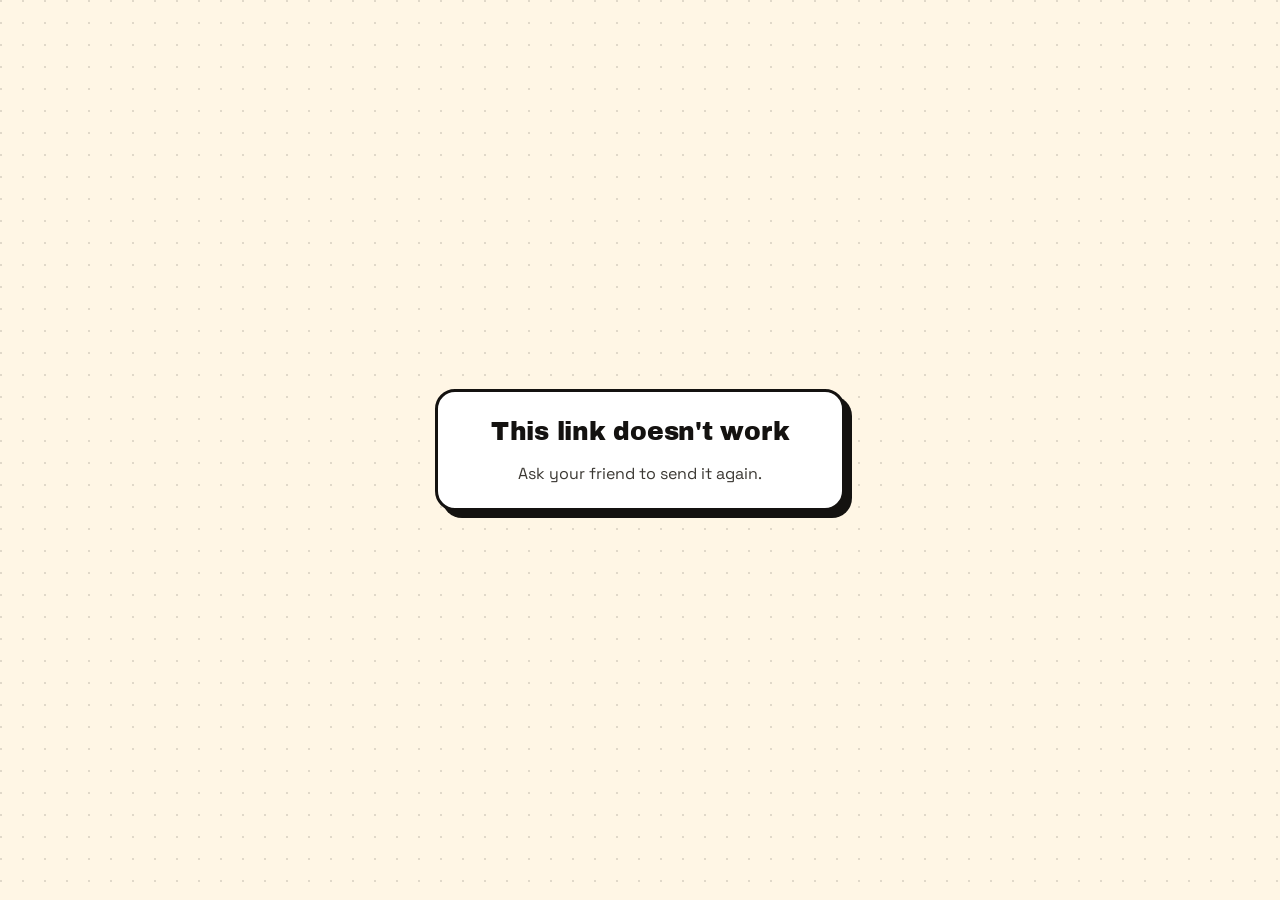
<file: join/index.html>
<!doctype html>
<!-- Plantilla de la página de los amigos: scripts/construir.mjs la convierte en sitio/unirse/ y sitio/join/. -->
<html lang="en">
<head>
<meta charset="utf-8">
<meta name="viewport" content="width=device-width, initial-scale=1, viewport-fit=cover">
<meta name="robots" content="noindex, nofollow">
<!--cabecera-->
<title>Join the group · SquadMeet</title>
<meta name="description" content="Your friend invites you to go on Ome.tv together. Just open this link.">
<meta property="og:title" content="Join my group on SquadMeet">
<meta property="og:description" content="Join me on Ome.tv. Nothing to install.">
<meta property="og:image" content="https://squadmeet.app/og-en.png">
<!--/cabecera-->
<meta name="twitter:card" content="summary_large_image">
<meta http-equiv="Content-Security-Policy" content="default-src 'self'; script-src 'self'; style-src 'self'; img-src 'self' data: blob:; font-src 'self'; media-src 'self' blob:; connect-src 'self' wss://senal.squadmeet.app wss://0.peerjs.com https://squadmeet-73y6k.pages.dev https://senal.squadmeet.app; object-src 'none'; base-uri 'self'; form-action 'self'">
<meta name="referrer" content="strict-origin-when-cross-origin">
<meta name="theme-color" content="#fff6e5">
<link rel="icon" href="../icono.png">
<link rel="icon" href="../icono.svg" type="image/svg+xml">
<link rel="apple-touch-icon" href="../icono-180.png">
<link rel="preload" href="../fuentes/archivo-black.woff2" as="font" type="font/woff2" crossorigin>
<link rel="preload" href="../fuentes/space-grotesk.woff2" as="font" type="font/woff2" crossorigin>
<link rel="stylesheet" href="../invitado.css?v=d3cc699e2b">
</head>
<body>
<main>
  <section id="inicio" class="pantalla">
    <div class="marca"><svg viewBox="0 0 32 32" aria-hidden="true"><rect width="32" height="32" rx="9" fill="#141210"/><rect x="6.5" y="6.5" width="8.5" height="8.5" rx="2.4" fill="#ffd43b"/><rect x="17" y="6.5" width="8.5" height="8.5" rx="2.4" fill="#ff6b57"/><rect x="6.5" y="17" width="8.5" height="8.5" rx="2.4" fill="#5b8cff"/><rect x="17" y="17" width="8.5" height="8.5" rx="2.4" fill="#2fd38a"/></svg>SquadMeet</div>
    <div class="tarjeta">
      <div class="rejilla" aria-hidden="true"><span></span><span></span><span></span><span></span></div>
      <h1 data-t="titulo">Te han invitado a un grupo</h1>
      <p data-t="entradilla">Vas a salir en Ome.tv con tu amigo. Tu cámara aparecerá junto a la suya y veréis juntos a la otra persona.</p>
      <label><span><span data-t="tuNombre">Tu nombre</span> <span class="opcional" data-t="opcional">(opcional)</span></span><input id="nombre" maxlength="20" autocomplete="nickname" placeholder="Así te verá tu amigo" data-t-placeholder="comoTeVera"></label>
      <p id="error-inicio" class="error" hidden></p>
      <button id="unirme" class="boton primario" data-t="unirme">Unirme</button>
      <p class="nota" data-t="notaInicio">Usa auriculares para que no haya eco. No hace falta instalar nada.</p>
    </div>
  </section>

  <section id="llamada" class="pantalla" hidden>
    <video id="remoto" playsinline autoplay></video>
    <video id="yo" class="pip" muted playsinline autoplay></video>
    <div id="estado" class="cartel"><span class="girando"></span><span id="estado-texto" data-t="conectandoAmigo">Conectando con tu amigo…</span></div>
    <button id="sonido" class="cartel" hidden data-t="activarSonido">Toca para activar el sonido</button>
    <p id="aviso" class="aviso" role="status" hidden></p>
    <div class="flotantes">
      <button id="b-votar" class="control" hidden aria-pressed="false" aria-label="Pedir siguiente" title="Pedir siguiente" data-t-aria="votar" data-t-title="votar"><svg viewBox="0 0 24 24"><path d="M5 6.5v11l8-5.5zM13 6.5v11l8-5.5z"/></svg><span class="globo" hidden></span></button>
      <button id="b-chat" class="control" hidden aria-label="Chat del grupo" title="Chat del grupo" data-t-aria="chat" data-t-title="chat"><svg viewBox="0 0 24 24"><path d="M4.5 18.5V7A2.5 2.5 0 0 1 7 4.5h10A2.5 2.5 0 0 1 19.5 7v7a2.5 2.5 0 0 1-2.5 2.5H8.5z"/></svg><span class="globo" hidden></span></button>
    </div>
    <section id="chat" class="hoja" hidden aria-labelledby="chat-t">
      <header><h2 id="chat-t" data-t="chat">Chat del grupo</h2><button id="cerrar-chat" class="cerrar" aria-label="Cerrar" data-t-aria="cerrar"><svg viewBox="0 0 24 24"><path d="M7 7l10 10M17 7 7 17"/></svg></button></header>
      <ul id="mensajes"></ul>
      <form id="form-chat"><input id="texto-chat" maxlength="200" autocomplete="off" enterkeyhint="send" placeholder="Escribe al grupo…" aria-label="Escribe al grupo…" data-t-placeholder="escribir" data-t-aria="escribir"><button class="boton primario" data-t="enviar">Enviar</button></form>
    </section>
    <nav class="controles" aria-label="Controles" data-t-aria="controles">
      <button id="b-mic" class="control" aria-label="Silenciar micrófono" title="Micrófono" data-t-aria="silenciarMic" data-t-title="microfono"><svg viewBox="0 0 24 24"><rect x="9" y="3" width="6" height="11" rx="3"/><path d="M5.5 11a6.5 6.5 0 0 0 13 0M12 17.5V21"/></svg></button>
      <button id="b-cam" class="control" aria-label="Apagar cámara" title="Cámara" data-t-aria="apagarCam" data-t-title="camara"><svg viewBox="0 0 24 24"><rect x="3" y="6.5" width="12.5" height="11" rx="2.5"/><path d="m15.5 10.5 5-3v9l-5-3"/></svg></button>
      <button id="b-girar" class="control" aria-label="Cambiar de cámara" title="Cambiar de cámara" hidden data-t-aria="girar" data-t-title="girar"><svg viewBox="0 0 24 24"><path d="M4 8.5A2.5 2.5 0 0 1 6.5 6h1.8l1.5-2h4.4l1.5 2h1.8A2.5 2.5 0 0 1 20 8.5v8a2.5 2.5 0 0 1-2.5 2.5h-11A2.5 2.5 0 0 1 4 16.5z"/><path d="M9 12.5a3 3 0 0 1 5.2-2M15 12.5a3 3 0 0 1-5.2 2M14.5 8.5v2h-2M9.5 16.5v-2h2"/></svg></button>
      <button id="b-espejo" class="control" aria-label="Invertir imagen" title="Invertir imagen" aria-pressed="false" data-t-aria="invertir" data-t-title="invertir"><svg viewBox="0 0 24 24"><path d="M12 3v2.5M12 9v2.5M12 15v2.5M12 21v-.5"/><path d="M9 7.5 3.5 17H9zM15 7.5l5.5 9.5H15z"/></svg></button>
      <button id="b-salir" class="control salir" aria-label="Salir del grupo" title="Salir" data-t-aria="salirGrupo" data-t-title="salir"><svg viewBox="0 0 24 24"><path d="M7 7l10 10M17 7 7 17"/></svg></button>
    </nav>
  </section>

  <section id="fin" class="pantalla" hidden>
    <div class="tarjeta">
      <h1 id="fin-titulo"></h1>
      <p id="fin-texto"></p>
      <button id="reintentar" class="boton primario" data-t="volver">Volver a entrar</button>
      <a id="fin-enlace" class="boton" href="/" hidden data-t="crearTu">Crear mi propio grupo</a>
    </div>
  </section>
</main>

<script src="../web.js?v=861cbbd6f4"></script>
<script src="../senal.js?v=1b6f501341"></script>
<script src="../invitado.js?v=e587a7c9e4"></script>
</body>
</html>
</file>
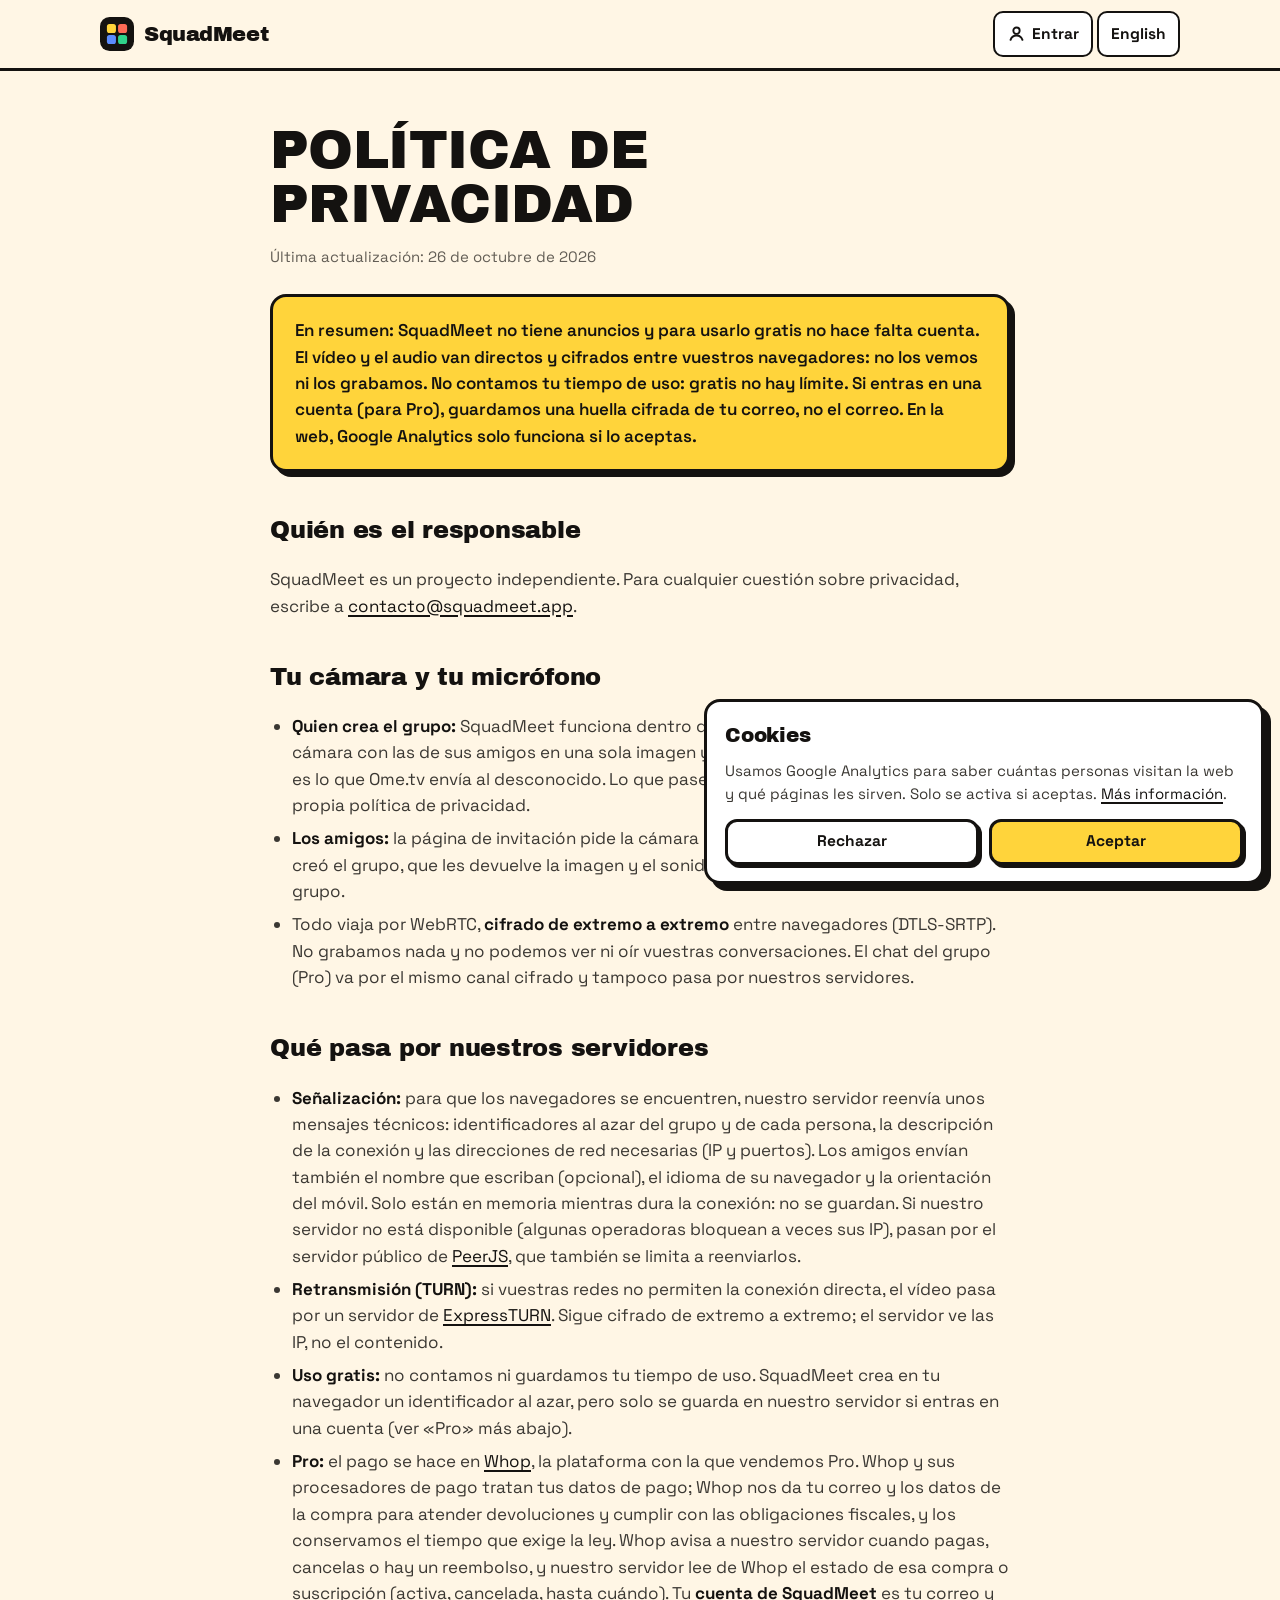
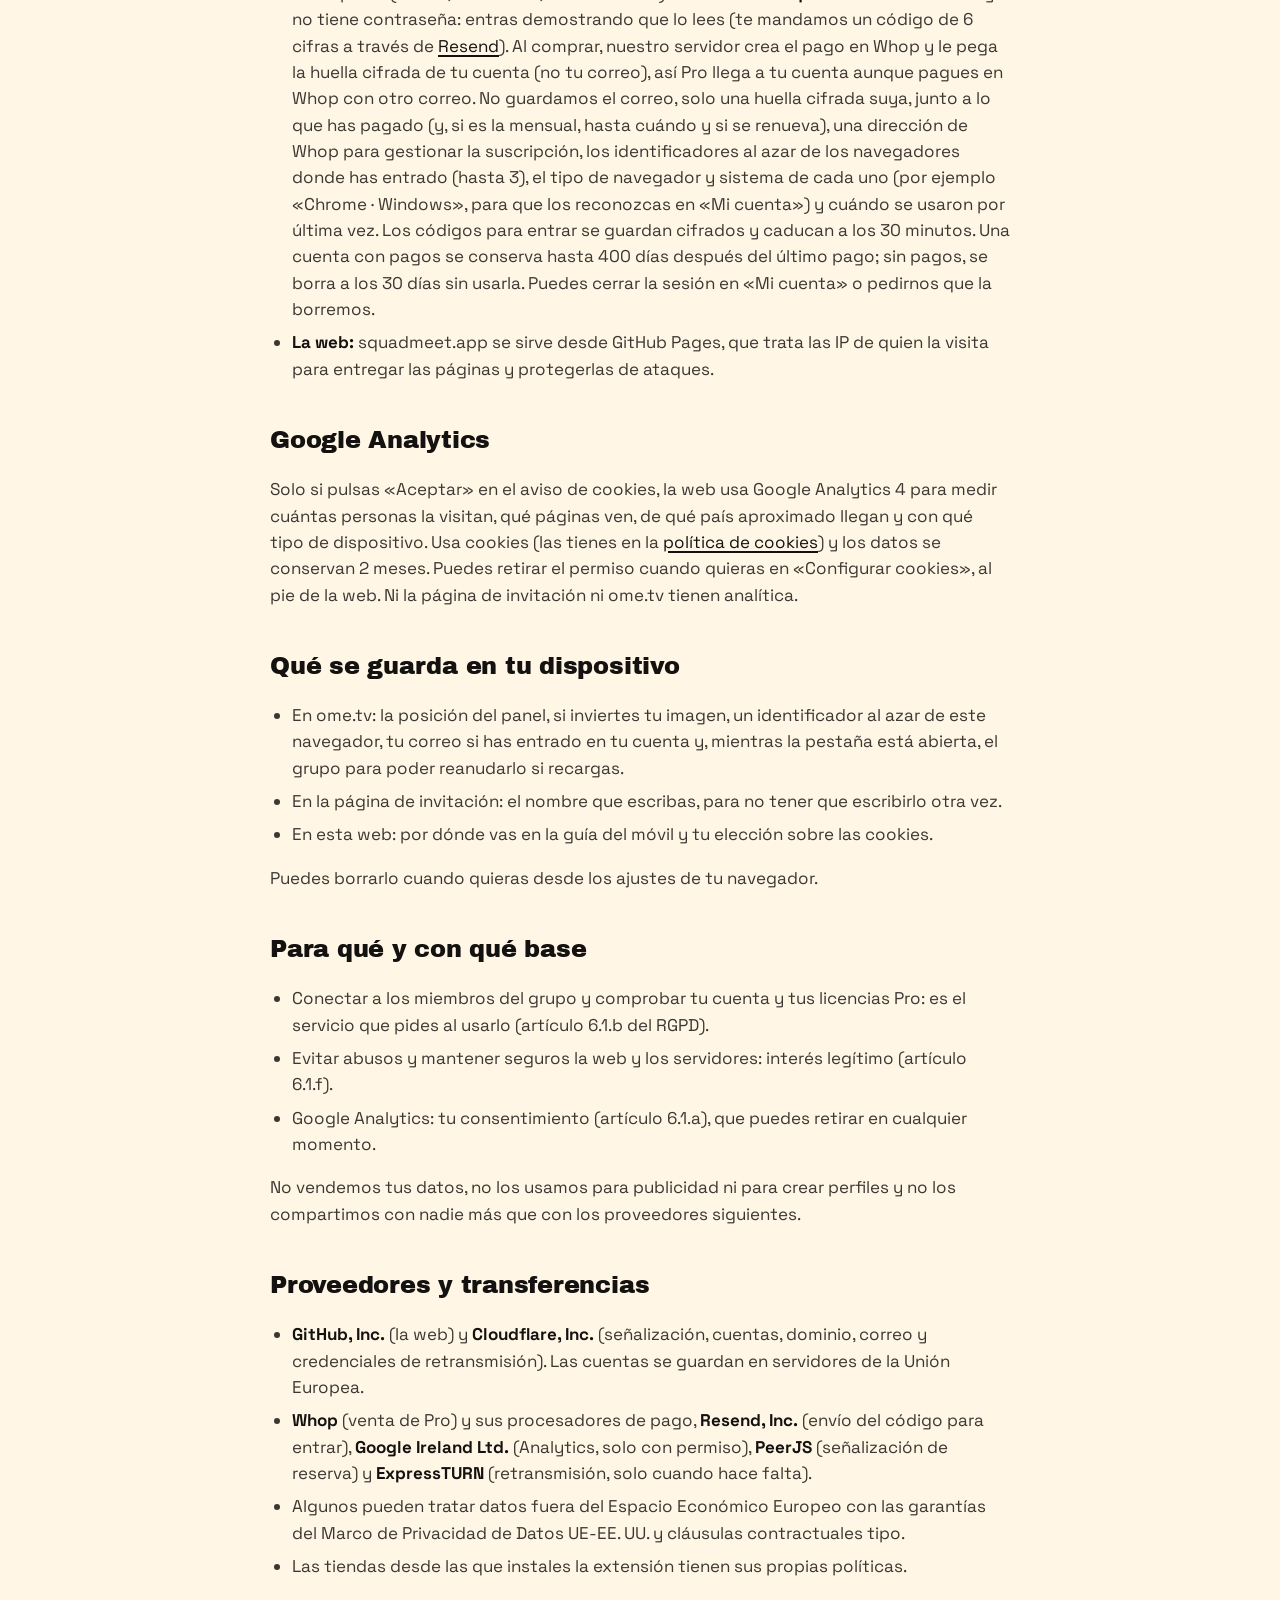
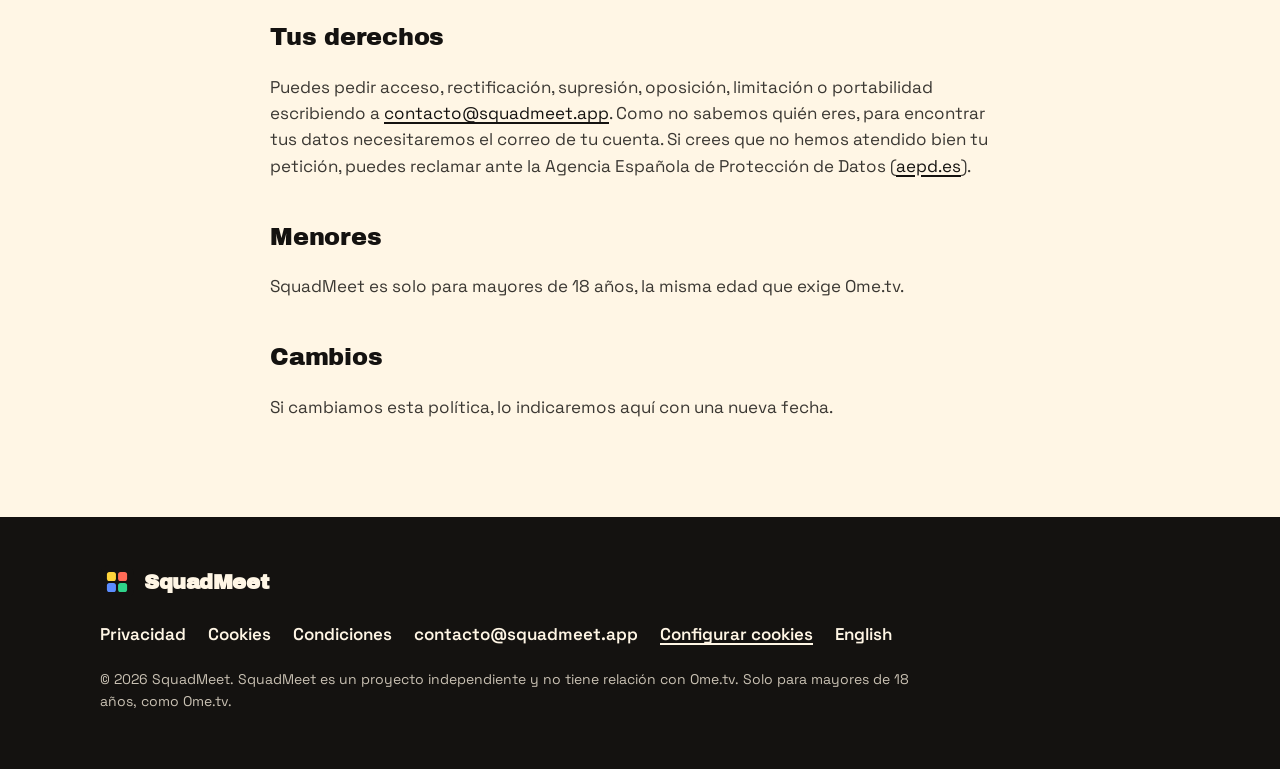
<file: privacidad/index.html>
<!doctype html>
<html lang="es">
<head>
<meta charset="utf-8">
<meta name="viewport" content="width=device-width, initial-scale=1, viewport-fit=cover">
<title>Política de privacidad · SquadMeet</title>
<meta name="description" content="Qué datos trata SquadMeet y para qué.">
<link rel="canonical" href="https://squadmeet.app/privacidad/">
<link rel="alternate" hreflang="en" href="https://squadmeet.app/en/privacy/">
<meta http-equiv="Content-Security-Policy" content="default-src 'self'; script-src 'self' https://www.googletagmanager.com; worker-src 'self' blob:; style-src 'self' 'unsafe-inline'; img-src 'self' data: https://*.google-analytics.com https://*.analytics.google.com https://www.googletagmanager.com; font-src 'self'; connect-src 'self' https://senal.squadmeet.app wss://senal.squadmeet.app wss://0.peerjs.com https://squadmeet-73y6k.pages.dev https://*.google-analytics.com https://*.analytics.google.com https://www.googletagmanager.com; media-src 'self' blob:; object-src 'none'; base-uri 'self'; form-action 'self'; upgrade-insecure-requests">
<meta name="referrer" content="strict-origin-when-cross-origin">
<meta name="theme-color" content="#fff6e5">
<meta name="color-scheme" content="light">
<link rel="icon" href="/icono.png">
<link rel="icon" href="/icono.svg" type="image/svg+xml">
<link rel="apple-touch-icon" href="/icono-180.png">
<link rel="preload" href="/fuentes/archivo-black.woff2" as="font" type="font/woff2" crossorigin>
<link rel="preload" href="/fuentes/space-grotesk.woff2" as="font" type="font/woff2" crossorigin>
<link rel="stylesheet" href="/estilo.css?v=98e294a8a7">
</head>
<body>
<a class="salto" href="#contenido">Ir al contenido</a>
<header class="cabecera">
  <div class="ancho">
    <a class="marca" href="/" aria-label="SquadMeet, inicio"><svg viewBox="0 0 32 32" xmlns="http://www.w3.org/2000/svg" aria-hidden="true"><rect width="32" height="32" rx="9" fill="#141210"/><rect x="6.5" y="6.5" width="8.5" height="8.5" rx="2.4" fill="#ffd43b"/><rect x="17" y="6.5" width="8.5" height="8.5" rx="2.4" fill="#ff6b57"/><rect x="6.5" y="17" width="8.5" height="8.5" rx="2.4" fill="#5b8cff"/><rect x="17" y="17" width="8.5" height="8.5" rx="2.4" fill="#2fd38a"/></svg>SquadMeet</a>
    <nav aria-label="Idioma"><a class="cuenta-nav" href="/cuenta/" data-cuenta-nav><svg viewBox="0 0 24 24" aria-hidden="true"><circle cx="12" cy="8.5" r="4"/><path d="M4.5 20c1.2-3.6 4-5.5 7.5-5.5s6.3 1.9 7.5 5.5"/></svg><span>Entrar</span></a><a class="idioma" href="/en/privacy/" hreflang="en" lang="en">English</a></nav>
  </div>
</header>
<main class="legal" id="contenido">
  <div class="ancho">
    <h1>Política de privacidad</h1>
    <p class="fecha">Última actualización: 26 de octubre de 2026</p>
    <div class="resumen"><p>En resumen: SquadMeet no tiene anuncios y para usarlo gratis no hace falta cuenta. El vídeo y el audio van directos y cifrados entre vuestros navegadores: no los vemos ni los grabamos. No contamos tu tiempo de uso: gratis no hay límite. Si entras en una cuenta (para Pro), guardamos una huella cifrada de tu correo, no el correo. En la web, Google Analytics solo funciona si lo aceptas.</p></div>

    <h2>Quién es el responsable</h2>
    <p>SquadMeet es un proyecto independiente. Para cualquier cuestión sobre privacidad, escribe a <a href="mailto:contacto@squadmeet.app">contacto@squadmeet.app</a>.</p>

    <h2>Tu cámara y tu micrófono</h2>
    <ul>
      <li><strong>Quien crea el grupo:</strong> SquadMeet funciona dentro de ome.tv, en su navegador. Junta su cámara con las de sus amigos en una sola imagen y mezcla vuestros micrófonos, y eso es lo que Ome.tv envía al desconocido. Lo que pase dentro de Ome.tv se rige por su propia política de privacidad.</li>
      <li><strong>Los amigos:</strong> la página de invitación pide la cámara y el micrófono y los envía a quien creó el grupo, que les devuelve la imagen y el sonido del desconocido y del resto del grupo.</li>
      <li>Todo viaja por WebRTC, <strong>cifrado de extremo a extremo</strong> entre navegadores (DTLS-SRTP). No grabamos nada y no podemos ver ni oír vuestras conversaciones. El chat del grupo (Pro) va por el mismo canal cifrado y tampoco pasa por nuestros servidores.</li>
    </ul>

    <h2>Qué pasa por nuestros servidores</h2>
    <ul>
      <li><strong>Señalización:</strong> para que los navegadores se encuentren, nuestro servidor reenvía unos mensajes técnicos: identificadores al azar del grupo y de cada persona, la descripción de la conexión y las direcciones de red necesarias (IP y puertos). Los amigos envían también el nombre que escriban (opcional), el idioma de su navegador y la orientación del móvil. Solo están en memoria mientras dura la conexión: no se guardan. Si nuestro servidor no está disponible (algunas operadoras bloquean a veces sus IP), pasan por el servidor público de <a href="https://peerjs.com/" rel="noopener">PeerJS</a>, que también se limita a reenviarlos.</li>
      <li><strong>Retransmisión (TURN):</strong> si vuestras redes no permiten la conexión directa, el vídeo pasa por un servidor de <a href="https://www.expressturn.com/" rel="noopener">ExpressTURN</a>. Sigue cifrado de extremo a extremo; el servidor ve las IP, no el contenido.</li>
      <li><strong>Uso gratis:</strong> no contamos ni guardamos tu tiempo de uso. SquadMeet crea en tu navegador un identificador al azar, pero solo se guarda en nuestro servidor si entras en una cuenta (ver «Pro» más abajo).</li>
      <li><strong>Pro:</strong> el pago se hace en <a href="https://whop.com/privacy-policy/" rel="noopener">Whop</a>, la plataforma con la que vendemos Pro. Whop y sus procesadores de pago tratan tus datos de pago; Whop nos da tu correo y los datos de la compra para atender devoluciones y cumplir con las obligaciones fiscales, y los conservamos el tiempo que exige la ley. Whop avisa a nuestro servidor cuando pagas, cancelas o hay un reembolso, y nuestro servidor lee de Whop el estado de esa compra o suscripción (activa, cancelada, hasta cuándo). Tu <strong>cuenta de SquadMeet</strong> es tu correo y no tiene contraseña: entras demostrando que lo lees (te mandamos un código de 6 cifras a través de <a href="https://resend.com/legal/privacy-policy" rel="noopener">Resend</a>). Al comprar, nuestro servidor crea el pago en Whop y le pega la huella cifrada de tu cuenta (no tu correo), así Pro llega a tu cuenta aunque pagues en Whop con otro correo. No guardamos el correo, solo una huella cifrada suya, junto a lo que has pagado (y, si es la mensual, hasta cuándo y si se renueva), una dirección de Whop para gestionar la suscripción, los identificadores al azar de los navegadores donde has entrado (hasta 3), el tipo de navegador y sistema de cada uno (por ejemplo «Chrome · Windows», para que los reconozcas en «Mi cuenta») y cuándo se usaron por última vez. Los códigos para entrar se guardan cifrados y caducan a los 30 minutos. Una cuenta con pagos se conserva hasta 400 días después del último pago; sin pagos, se borra a los 30 días sin usarla. Puedes cerrar la sesión en «Mi cuenta» o pedirnos que la borremos.</li>
      <li><strong>La web:</strong> squadmeet.app se sirve desde GitHub Pages, que trata las IP de quien la visita para entregar las páginas y protegerlas de ataques.</li>
    </ul>

    <h2>Google Analytics</h2>
    <p>Solo si pulsas «Aceptar» en el aviso de cookies, la web usa Google Analytics 4 para medir cuántas personas la visitan, qué páginas ven, de qué país aproximado llegan y con qué tipo de dispositivo. Usa cookies (las tienes en la <a href="/cookies/">política de cookies</a>) y los datos se conservan 2 meses. Puedes retirar el permiso cuando quieras en «Configurar cookies», al pie de la web. Ni la página de invitación ni ome.tv tienen analítica.</p>

    <h2>Qué se guarda en tu dispositivo</h2>
    <ul>
      <li>En ome.tv: la posición del panel, si inviertes tu imagen, un identificador al azar de este navegador, tu correo si has entrado en tu cuenta y, mientras la pestaña está abierta, el grupo para poder reanudarlo si recargas.</li>
      <li>En la página de invitación: el nombre que escribas, para no tener que escribirlo otra vez.</li>
      <li>En esta web: por dónde vas en la guía del móvil y tu elección sobre las cookies.</li>
    </ul>
    <p>Puedes borrarlo cuando quieras desde los ajustes de tu navegador.</p>

    <h2>Para qué y con qué base</h2>
    <ul>
      <li>Conectar a los miembros del grupo y comprobar tu cuenta y tus licencias Pro: es el servicio que pides al usarlo (artículo 6.1.b del RGPD).</li>
      <li>Evitar abusos y mantener seguros la web y los servidores: interés legítimo (artículo 6.1.f).</li>
      <li>Google Analytics: tu consentimiento (artículo 6.1.a), que puedes retirar en cualquier momento.</li>
    </ul>
    <p>No vendemos tus datos, no los usamos para publicidad ni para crear perfiles y no los compartimos con nadie más que con los proveedores siguientes.</p>

    <h2>Proveedores y transferencias</h2>
    <ul>
      <li><strong>GitHub, Inc.</strong> (la web) y <strong>Cloudflare, Inc.</strong> (señalización, cuentas, dominio, correo y credenciales de retransmisión). Las cuentas se guardan en servidores de la Unión Europea.</li>
      <li><strong>Whop</strong> (venta de Pro) y sus procesadores de pago, <strong>Resend, Inc.</strong> (envío del código para entrar), <strong>Google Ireland Ltd.</strong> (Analytics, solo con permiso), <strong>PeerJS</strong> (señalización de reserva) y <strong>ExpressTURN</strong> (retransmisión, solo cuando hace falta).</li>
      <li>Algunos pueden tratar datos fuera del Espacio Económico Europeo con las garantías del Marco de Privacidad de Datos UE-EE. UU. y cláusulas contractuales tipo.</li>
      <li>Las tiendas desde las que instales la extensión tienen sus propias políticas.</li>
    </ul>

    <h2>Tus derechos</h2>
    <p>Puedes pedir acceso, rectificación, supresión, oposición, limitación o portabilidad escribiendo a <a href="mailto:contacto@squadmeet.app">contacto@squadmeet.app</a>. Como no sabemos quién eres, para encontrar tus datos necesitaremos el correo de tu cuenta. Si crees que no hemos atendido bien tu petición, puedes reclamar ante la Agencia Española de Protección de Datos (<a href="https://www.aepd.es/" rel="noopener">aepd.es</a>).</p>

    <h2>Menores</h2>
    <p>SquadMeet es solo para mayores de 18 años, la misma edad que exige Ome.tv.</p>

    <h2>Cambios</h2>
    <p>Si cambiamos esta política, lo indicaremos aquí con una nueva fecha.</p>
  </div>
</main>
<footer class="pie">
  <div class="ancho">
    <a class="marca" href="/" aria-label="SquadMeet, inicio"><svg viewBox="0 0 32 32" xmlns="http://www.w3.org/2000/svg" aria-hidden="true"><rect width="32" height="32" rx="9" fill="#141210"/><rect x="6.5" y="6.5" width="8.5" height="8.5" rx="2.4" fill="#ffd43b"/><rect x="17" y="6.5" width="8.5" height="8.5" rx="2.4" fill="#ff6b57"/><rect x="6.5" y="17" width="8.5" height="8.5" rx="2.4" fill="#5b8cff"/><rect x="17" y="17" width="8.5" height="8.5" rx="2.4" fill="#2fd38a"/></svg>SquadMeet</a>
    <nav aria-label="Información">
      <a href="/privacidad/">Privacidad</a>
      <a href="/cookies/">Cookies</a>
      <a href="/condiciones/">Condiciones</a>
      <a href="mailto:contacto@squadmeet.app">contacto@squadmeet.app</a>
      <button class="boton-enlace" type="button" data-cookies="abrir">Configurar cookies</button>
      <a href="/en/" hreflang="en" lang="en">English</a>
    </nav>
    <p class="aviso-legal">© 2026 SquadMeet. SquadMeet es un proyecto independiente y no tiene relación con Ome.tv. Solo para mayores de 18 años, como Ome.tv.</p>
  </div>
</footer>
<section class="cookies" id="aviso-cookies" role="dialog" aria-labelledby="cookies-t" aria-describedby="cookies-d" data-ga="G-JFQ3VHGXZY" hidden>
  <h2 id="cookies-t">Cookies</h2>
  <p id="cookies-d">Usamos Google Analytics para saber cuántas personas visitan la web y qué páginas les sirven. Solo se activa si aceptas. <a href="/cookies/">Más información</a>.</p>
  <div class="botones"><button class="boton pequeno" type="button" data-cookies="no">Rechazar</button><button class="boton primario pequeno" type="button" data-cookies="si">Aceptar</button></div>
</section>
<script src="/web.js?v=861cbbd6f4"></script>
</body>
</html>
</file>
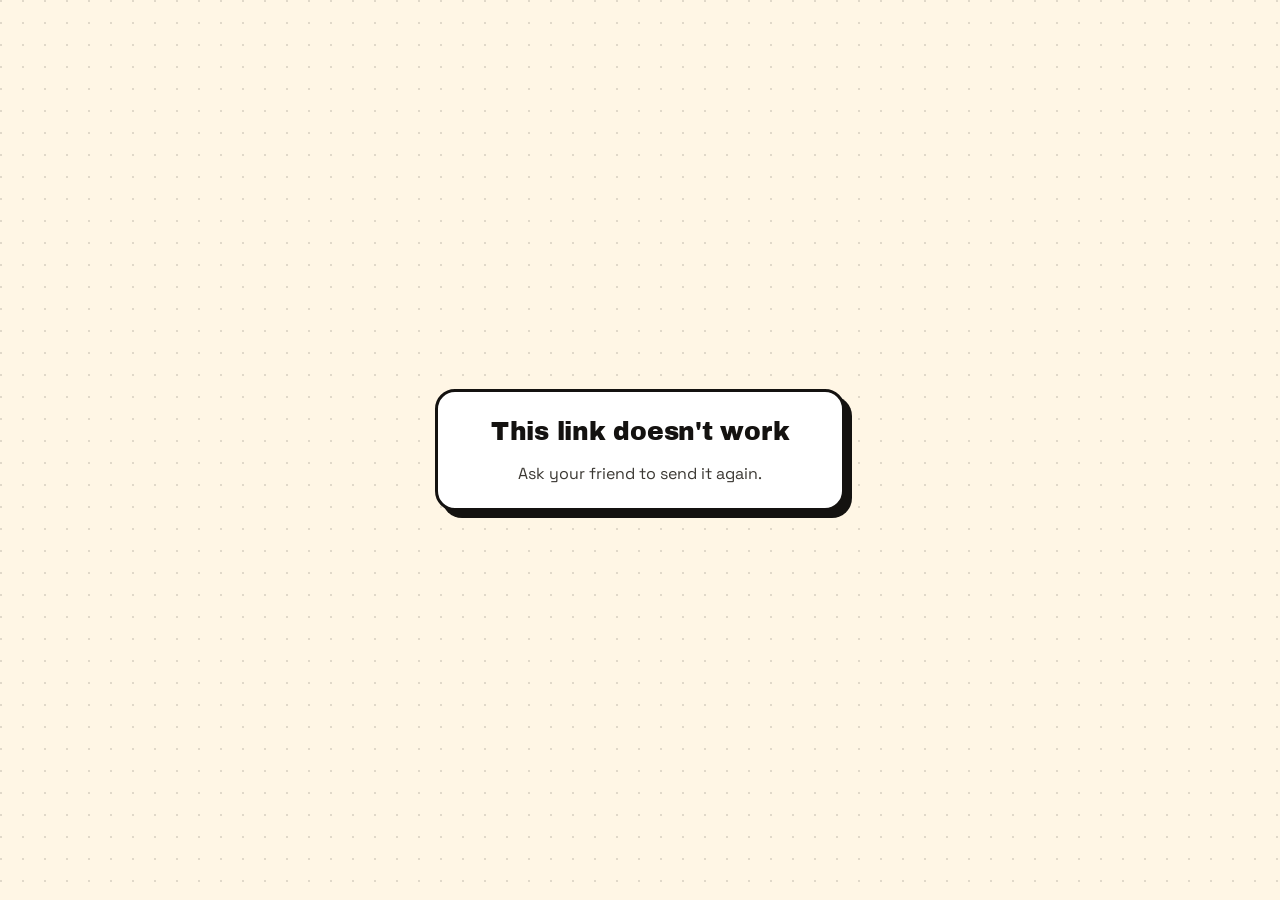
<file: unirse/index.html>
<!doctype html>
<!-- Plantilla de la página de los amigos: scripts/construir.mjs la convierte en sitio/unirse/ y sitio/join/. -->
<html lang="es">
<head>
<meta charset="utf-8">
<meta name="viewport" content="width=device-width, initial-scale=1, viewport-fit=cover">
<meta name="robots" content="noindex, nofollow">
<!--cabecera-->
<title>Únete al grupo · SquadMeet</title>
<meta name="description" content="Tu amigo te invita a salir con él en Ome.tv. Solo tienes que abrir este enlace.">
<meta property="og:title" content="Únete a mi grupo en SquadMeet">
<meta property="og:description" content="Sal conmigo en Ome.tv. No hace falta instalar nada.">
<meta property="og:image" content="https://squadmeet.app/og.png">
<!--/cabecera-->
<meta name="twitter:card" content="summary_large_image">
<meta http-equiv="Content-Security-Policy" content="default-src 'self'; script-src 'self'; style-src 'self'; img-src 'self' data: blob:; font-src 'self'; media-src 'self' blob:; connect-src 'self' wss://senal.squadmeet.app wss://0.peerjs.com https://squadmeet-73y6k.pages.dev https://senal.squadmeet.app; object-src 'none'; base-uri 'self'; form-action 'self'">
<meta name="referrer" content="strict-origin-when-cross-origin">
<meta name="theme-color" content="#fff6e5">
<link rel="icon" href="../icono.png">
<link rel="icon" href="../icono.svg" type="image/svg+xml">
<link rel="apple-touch-icon" href="../icono-180.png">
<link rel="preload" href="../fuentes/archivo-black.woff2" as="font" type="font/woff2" crossorigin>
<link rel="preload" href="../fuentes/space-grotesk.woff2" as="font" type="font/woff2" crossorigin>
<link rel="stylesheet" href="../invitado.css?v=d3cc699e2b">
</head>
<body>
<main>
  <section id="inicio" class="pantalla">
    <div class="marca"><svg viewBox="0 0 32 32" aria-hidden="true"><rect width="32" height="32" rx="9" fill="#141210"/><rect x="6.5" y="6.5" width="8.5" height="8.5" rx="2.4" fill="#ffd43b"/><rect x="17" y="6.5" width="8.5" height="8.5" rx="2.4" fill="#ff6b57"/><rect x="6.5" y="17" width="8.5" height="8.5" rx="2.4" fill="#5b8cff"/><rect x="17" y="17" width="8.5" height="8.5" rx="2.4" fill="#2fd38a"/></svg>SquadMeet</div>
    <div class="tarjeta">
      <div class="rejilla" aria-hidden="true"><span></span><span></span><span></span><span></span></div>
      <h1 data-t="titulo">Te han invitado a un grupo</h1>
      <p data-t="entradilla">Vas a salir en Ome.tv con tu amigo. Tu cámara aparecerá junto a la suya y veréis juntos a la otra persona.</p>
      <label><span><span data-t="tuNombre">Tu nombre</span> <span class="opcional" data-t="opcional">(opcional)</span></span><input id="nombre" maxlength="20" autocomplete="nickname" placeholder="Así te verá tu amigo" data-t-placeholder="comoTeVera"></label>
      <p id="error-inicio" class="error" hidden></p>
      <button id="unirme" class="boton primario" data-t="unirme">Unirme</button>
      <p class="nota" data-t="notaInicio">Usa auriculares para que no haya eco. No hace falta instalar nada.</p>
    </div>
  </section>

  <section id="llamada" class="pantalla" hidden>
    <video id="remoto" playsinline autoplay></video>
    <video id="yo" class="pip" muted playsinline autoplay></video>
    <div id="estado" class="cartel"><span class="girando"></span><span id="estado-texto" data-t="conectandoAmigo">Conectando con tu amigo…</span></div>
    <button id="sonido" class="cartel" hidden data-t="activarSonido">Toca para activar el sonido</button>
    <p id="aviso" class="aviso" role="status" hidden></p>
    <div class="flotantes">
      <button id="b-votar" class="control" hidden aria-pressed="false" aria-label="Pedir siguiente" title="Pedir siguiente" data-t-aria="votar" data-t-title="votar"><svg viewBox="0 0 24 24"><path d="M5 6.5v11l8-5.5zM13 6.5v11l8-5.5z"/></svg><span class="globo" hidden></span></button>
      <button id="b-chat" class="control" hidden aria-label="Chat del grupo" title="Chat del grupo" data-t-aria="chat" data-t-title="chat"><svg viewBox="0 0 24 24"><path d="M4.5 18.5V7A2.5 2.5 0 0 1 7 4.5h10A2.5 2.5 0 0 1 19.5 7v7a2.5 2.5 0 0 1-2.5 2.5H8.5z"/></svg><span class="globo" hidden></span></button>
    </div>
    <section id="chat" class="hoja" hidden aria-labelledby="chat-t">
      <header><h2 id="chat-t" data-t="chat">Chat del grupo</h2><button id="cerrar-chat" class="cerrar" aria-label="Cerrar" data-t-aria="cerrar"><svg viewBox="0 0 24 24"><path d="M7 7l10 10M17 7 7 17"/></svg></button></header>
      <ul id="mensajes"></ul>
      <form id="form-chat"><input id="texto-chat" maxlength="200" autocomplete="off" enterkeyhint="send" placeholder="Escribe al grupo…" aria-label="Escribe al grupo…" data-t-placeholder="escribir" data-t-aria="escribir"><button class="boton primario" data-t="enviar">Enviar</button></form>
    </section>
    <nav class="controles" aria-label="Controles" data-t-aria="controles">
      <button id="b-mic" class="control" aria-label="Silenciar micrófono" title="Micrófono" data-t-aria="silenciarMic" data-t-title="microfono"><svg viewBox="0 0 24 24"><rect x="9" y="3" width="6" height="11" rx="3"/><path d="M5.5 11a6.5 6.5 0 0 0 13 0M12 17.5V21"/></svg></button>
      <button id="b-cam" class="control" aria-label="Apagar cámara" title="Cámara" data-t-aria="apagarCam" data-t-title="camara"><svg viewBox="0 0 24 24"><rect x="3" y="6.5" width="12.5" height="11" rx="2.5"/><path d="m15.5 10.5 5-3v9l-5-3"/></svg></button>
      <button id="b-girar" class="control" aria-label="Cambiar de cámara" title="Cambiar de cámara" hidden data-t-aria="girar" data-t-title="girar"><svg viewBox="0 0 24 24"><path d="M4 8.5A2.5 2.5 0 0 1 6.5 6h1.8l1.5-2h4.4l1.5 2h1.8A2.5 2.5 0 0 1 20 8.5v8a2.5 2.5 0 0 1-2.5 2.5h-11A2.5 2.5 0 0 1 4 16.5z"/><path d="M9 12.5a3 3 0 0 1 5.2-2M15 12.5a3 3 0 0 1-5.2 2M14.5 8.5v2h-2M9.5 16.5v-2h2"/></svg></button>
      <button id="b-espejo" class="control" aria-label="Invertir imagen" title="Invertir imagen" aria-pressed="false" data-t-aria="invertir" data-t-title="invertir"><svg viewBox="0 0 24 24"><path d="M12 3v2.5M12 9v2.5M12 15v2.5M12 21v-.5"/><path d="M9 7.5 3.5 17H9zM15 7.5l5.5 9.5H15z"/></svg></button>
      <button id="b-salir" class="control salir" aria-label="Salir del grupo" title="Salir" data-t-aria="salirGrupo" data-t-title="salir"><svg viewBox="0 0 24 24"><path d="M7 7l10 10M17 7 7 17"/></svg></button>
    </nav>
  </section>

  <section id="fin" class="pantalla" hidden>
    <div class="tarjeta">
      <h1 id="fin-titulo"></h1>
      <p id="fin-texto"></p>
      <button id="reintentar" class="boton primario" data-t="volver">Volver a entrar</button>
      <a id="fin-enlace" class="boton" href="/" hidden data-t="crearTu">Crear mi propio grupo</a>
    </div>
  </section>
</main>

<script src="../web.js?v=861cbbd6f4"></script>
<script src="../senal.js?v=1b6f501341"></script>
<script src="../invitado.js?v=e587a7c9e4"></script>
</body>
</html>
</file>
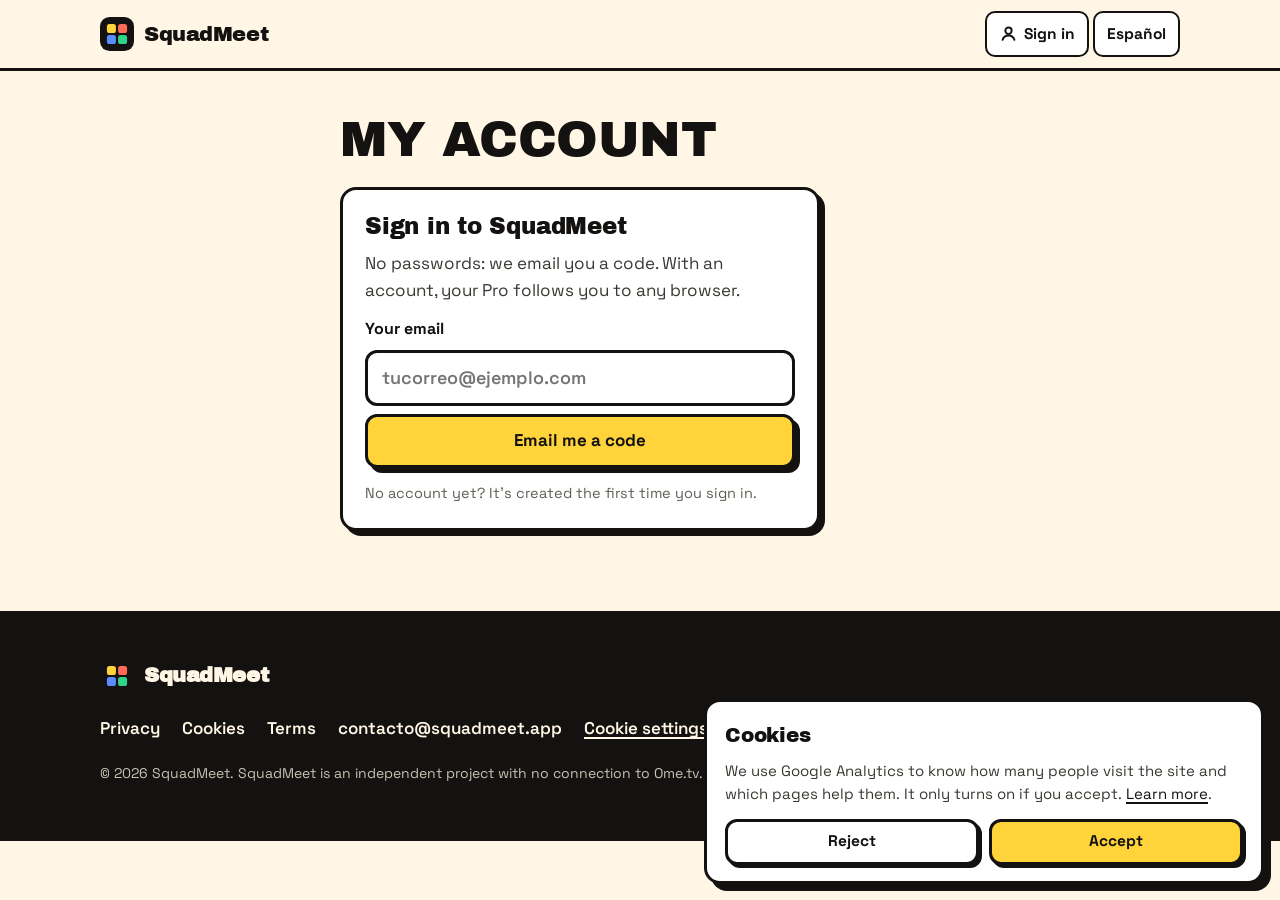
<file: en/account/index.html>
<!doctype html>
<html lang="en">
<head>
<meta charset="utf-8">
<meta name="viewport" content="width=device-width, initial-scale=1, viewport-fit=cover">
<title>My account · SquadMeet</title>
<meta name="description" content="Sign in to your SquadMeet account with your email, no passwords.">
<link rel="canonical" href="https://squadmeet.app/en/account/">
<link rel="alternate" hreflang="es" href="https://squadmeet.app/cuenta/">
<meta name="robots" content="noindex">
<meta http-equiv="Content-Security-Policy" content="default-src 'self'; script-src 'self' https://www.googletagmanager.com; worker-src 'self' blob:; style-src 'self' 'unsafe-inline'; img-src 'self' data: https://*.google-analytics.com https://*.analytics.google.com https://www.googletagmanager.com; font-src 'self'; connect-src 'self' https://senal.squadmeet.app wss://senal.squadmeet.app wss://0.peerjs.com https://squadmeet-73y6k.pages.dev https://*.google-analytics.com https://*.analytics.google.com https://www.googletagmanager.com; media-src 'self' blob:; object-src 'none'; base-uri 'self'; form-action 'self'; upgrade-insecure-requests">
<meta name="referrer" content="strict-origin-when-cross-origin">
<meta name="theme-color" content="#fff6e5">
<meta name="color-scheme" content="light">
<link rel="icon" href="/icono.png">
<link rel="icon" href="/icono.svg" type="image/svg+xml">
<link rel="apple-touch-icon" href="/icono-180.png">
<link rel="preload" href="/fuentes/archivo-black.woff2" as="font" type="font/woff2" crossorigin>
<link rel="preload" href="/fuentes/space-grotesk.woff2" as="font" type="font/woff2" crossorigin>
<link rel="stylesheet" href="/estilo.css?v=98e294a8a7">
</head>
<body>
<a class="salto" href="#contenido">Skip to content</a>
<header class="cabecera">
  <div class="ancho">
    <a class="marca" href="/en/" aria-label="SquadMeet, home"><svg viewBox="0 0 32 32" xmlns="http://www.w3.org/2000/svg" aria-hidden="true"><rect width="32" height="32" rx="9" fill="#141210"/><rect x="6.5" y="6.5" width="8.5" height="8.5" rx="2.4" fill="#ffd43b"/><rect x="17" y="6.5" width="8.5" height="8.5" rx="2.4" fill="#ff6b57"/><rect x="6.5" y="17" width="8.5" height="8.5" rx="2.4" fill="#5b8cff"/><rect x="17" y="17" width="8.5" height="8.5" rx="2.4" fill="#2fd38a"/></svg>SquadMeet</a>
    <nav aria-label="Language"><a class="cuenta-nav" href="/en/account/" data-cuenta-nav><svg viewBox="0 0 24 24" aria-hidden="true"><circle cx="12" cy="8.5" r="4"/><path d="M4.5 20c1.2-3.6 4-5.5 7.5-5.5s6.3 1.9 7.5 5.5"/></svg><span>Sign in</span></a><a class="idioma" href="/cuenta/" hreflang="es" lang="es">Español</a></nav>
  </div>
</header>
<main class="cuenta" id="contenido">
  <div class="ancho">
    <h1>My account</h1>
    
    <div class="cuenta-app" id="cuenta-app" data-google="" data-siempre="https://whop.com/checkout/plan_VjVTROd0UvfMZ" data-mensual="https://whop.com/checkout/plan_nXgHfaiVsqu9Y" aria-live="polite">
      <p class="cargando-cuenta"><span class="girando" aria-hidden="true"></span></p>
      <noscript><p>You need JavaScript to sign in.</p></noscript>
    </div>
  </div>
</main>
<footer class="pie">
  <div class="ancho">
    <a class="marca" href="/en/" aria-label="SquadMeet, home"><svg viewBox="0 0 32 32" xmlns="http://www.w3.org/2000/svg" aria-hidden="true"><rect width="32" height="32" rx="9" fill="#141210"/><rect x="6.5" y="6.5" width="8.5" height="8.5" rx="2.4" fill="#ffd43b"/><rect x="17" y="6.5" width="8.5" height="8.5" rx="2.4" fill="#ff6b57"/><rect x="6.5" y="17" width="8.5" height="8.5" rx="2.4" fill="#5b8cff"/><rect x="17" y="17" width="8.5" height="8.5" rx="2.4" fill="#2fd38a"/></svg>SquadMeet</a>
    <nav aria-label="Information">
      <a href="/en/privacy/">Privacy</a>
      <a href="/en/cookies/">Cookies</a>
      <a href="/en/terms/">Terms</a>
      <a href="mailto:contacto@squadmeet.app">contacto@squadmeet.app</a>
      <button class="boton-enlace" type="button" data-cookies="abrir">Cookie settings</button>
      <a href="/" hreflang="es" lang="es">Español</a>
    </nav>
    <p class="aviso-legal">© 2026 SquadMeet. SquadMeet is an independent project with no connection to Ome.tv. 18+ only, like Ome.tv.</p>
  </div>
</footer>
<section class="cookies" id="aviso-cookies" role="dialog" aria-labelledby="cookies-t" aria-describedby="cookies-d" data-ga="G-JFQ3VHGXZY" hidden>
  <h2 id="cookies-t">Cookies</h2>
  <p id="cookies-d">We use Google Analytics to know how many people visit the site and which pages help them. It only turns on if you accept. <a href="/en/cookies/">Learn more</a>.</p>
  <div class="botones"><button class="boton pequeno" type="button" data-cookies="no">Reject</button><button class="boton primario pequeno" type="button" data-cookies="si">Accept</button></div>
</section>
<script src="/web.js?v=861cbbd6f4"></script>
</body>
</html>
</file>
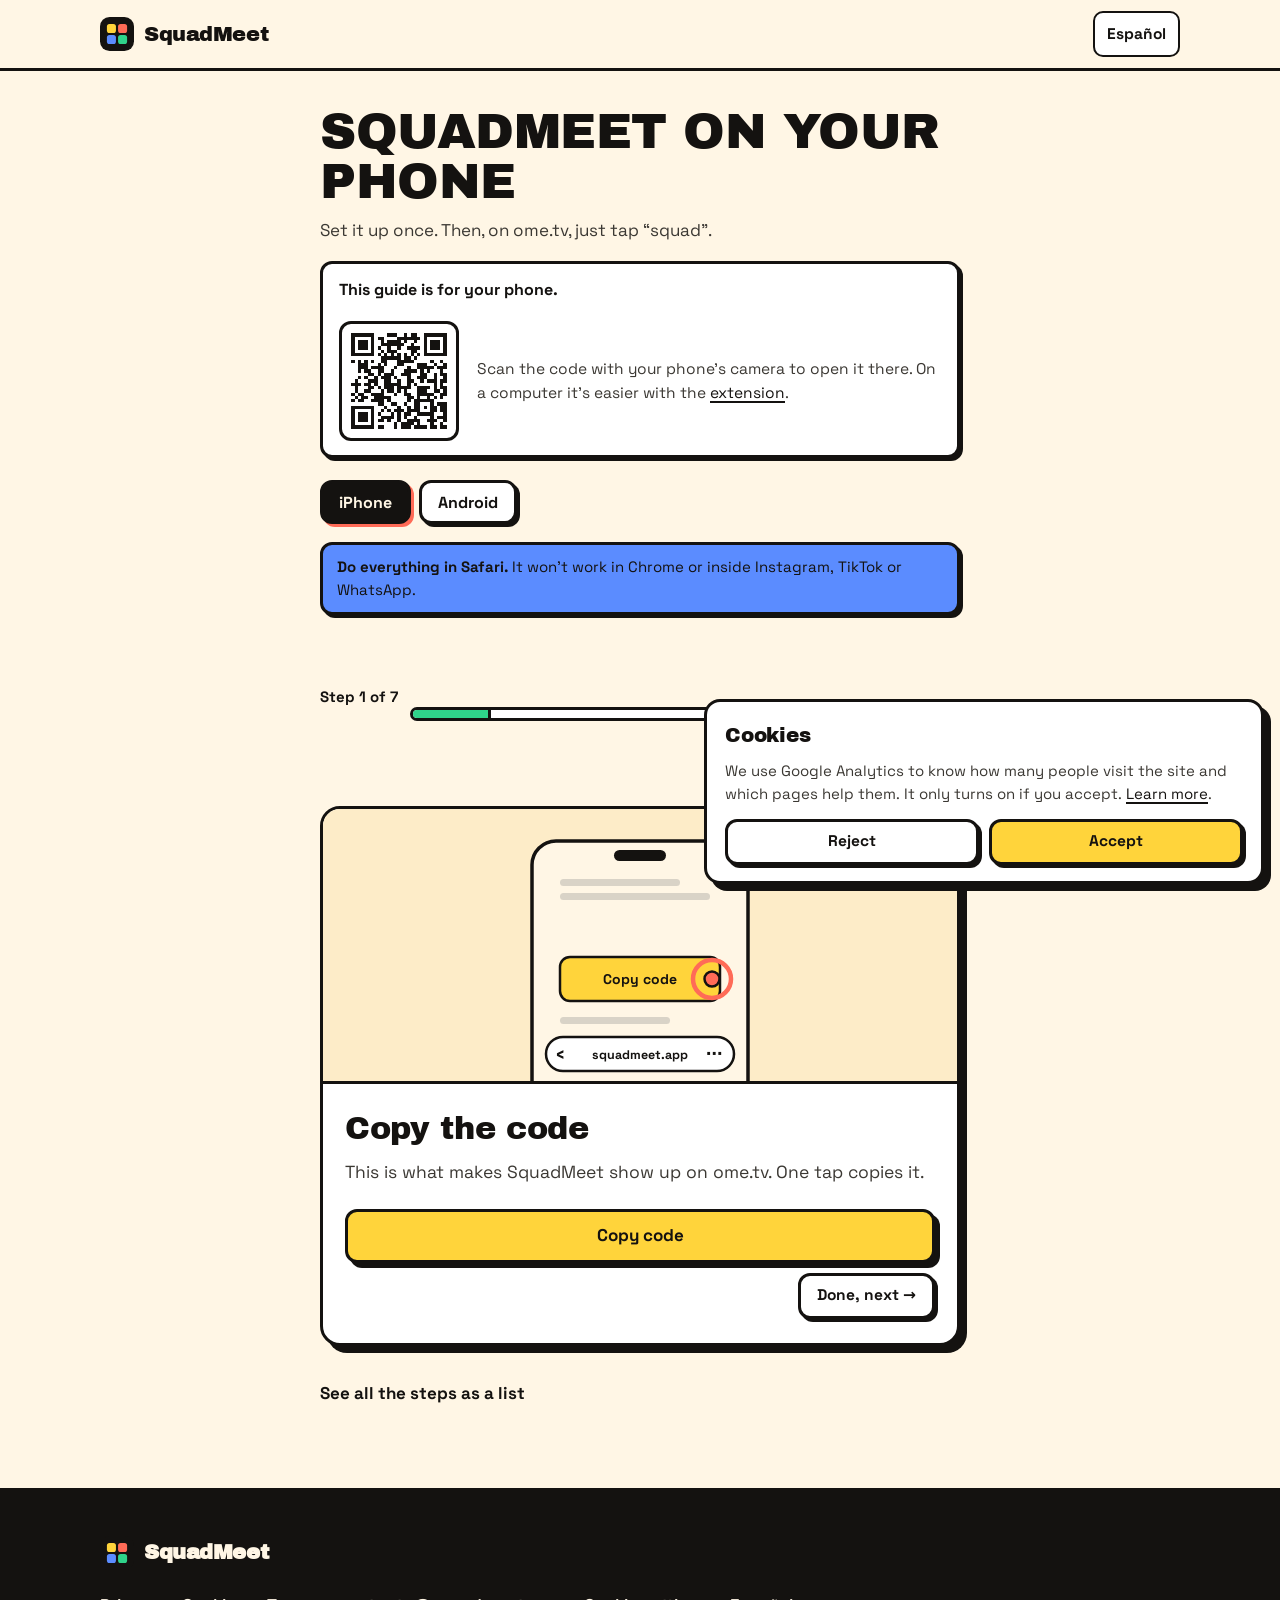
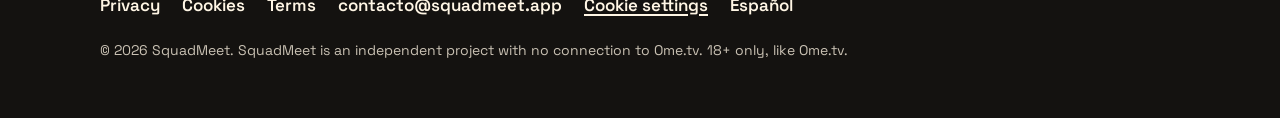
<file: en/bookmark/index.html>
<!doctype html>
<html lang="en">
<head>
<meta charset="utf-8">
<meta name="viewport" content="width=device-width, initial-scale=1, viewport-fit=cover">
<!-- El título es el nombre que tendrá el favorito al guardarlo: así no hay que renombrarlo. -->
<title>squad</title>
<meta name="description" content="Step-by-step guide to use SquadMeet on iPhone or Android with a bookmark.">
<meta name="robots" content="noindex">
<link rel="alternate" hreflang="es" href="https://squadmeet.app/favorito/">
<meta http-equiv="Content-Security-Policy" content="default-src 'self'; script-src 'self' 'unsafe-inline' https://www.googletagmanager.com; worker-src 'self' blob:; style-src 'self' 'unsafe-inline'; img-src 'self' data: https://*.google-analytics.com https://*.analytics.google.com https://www.googletagmanager.com; font-src 'self'; connect-src 'self' https://senal.squadmeet.app wss://senal.squadmeet.app wss://0.peerjs.com https://squadmeet-73y6k.pages.dev https://*.google-analytics.com https://*.analytics.google.com https://www.googletagmanager.com; media-src 'self' blob:; object-src 'none'; base-uri 'self'; form-action 'self'; upgrade-insecure-requests">
<meta name="referrer" content="strict-origin-when-cross-origin">
<meta name="theme-color" content="#fff6e5">
<meta name="color-scheme" content="light">
<link rel="icon" href="/icono.png">
<link rel="icon" href="/icono.svg" type="image/svg+xml">
<link rel="apple-touch-icon" href="/icono-180.png">
<link rel="preload" href="/fuentes/archivo-black.woff2" as="font" type="font/woff2" crossorigin>
<link rel="preload" href="/fuentes/space-grotesk.woff2" as="font" type="font/woff2" crossorigin>
<link rel="stylesheet" href="/estilo.css?v=98e294a8a7">
</head>
<body>
<a class="salto" href="#contenido">Skip to content</a>
<header class="cabecera">
  <div class="ancho">
    <a class="marca" href="/en/" aria-label="SquadMeet, home"><svg viewBox="0 0 32 32" xmlns="http://www.w3.org/2000/svg" aria-hidden="true"><rect width="32" height="32" rx="9" fill="#141210"/><rect x="6.5" y="6.5" width="8.5" height="8.5" rx="2.4" fill="#ffd43b"/><rect x="17" y="6.5" width="8.5" height="8.5" rx="2.4" fill="#ff6b57"/><rect x="6.5" y="17" width="8.5" height="8.5" rx="2.4" fill="#5b8cff"/><rect x="17" y="17" width="8.5" height="8.5" rx="2.4" fill="#2fd38a"/></svg>SquadMeet</a>
    <nav aria-label="Language"><a class="idioma" href="/favorito/" hreflang="es" lang="es">Español</a></nav>
  </div>
</header>
<main class="guia" id="contenido">
  <div class="ancho">
    <h1>SquadMeet on your phone</h1>
    <p class="intro">Set it up once. Then, on ome.tv, just tap “squad”.</p>
    <div class="aviso" id="en-pc" hidden>
      <p><strong>This guide is for your phone.</strong></p>
      <div class="qr"><img src="qr.svg" width="120" height="120" alt=""><p>Scan the code with your phone’s camera to open it there. On a computer it’s easier with the <a href="/en/#install">extension</a>.</p></div>
    </div>
    <div class="pestanas" role="tablist" aria-label="Your phone">
      <button role="tab" type="button" id="t-ios" aria-controls="ios" aria-selected="true">iPhone</button>
      <button role="tab" type="button" id="t-android" aria-controls="android" aria-selected="false" tabindex="-1">Android</button>
    </div>
    <div id="ios" role="tabpanel" aria-labelledby="t-ios">
      <div class="aviso safari"><p><strong>Do everything in Safari.</strong> It won’t work in Chrome or inside Instagram, TikTok or WhatsApp.</p></div>
      <div class="aviso error" id="otro-navegador" hidden>
        <p><strong>You’re not in Safari right now.</strong> Copy this guide’s link, open Safari and paste it into the address bar.</p>
        <button class="boton pequeno" type="button" id="copiar-enlace">Copy link</button>
      </div>
      <div class="progreso" aria-hidden="true"><span class="cuenta"></span><span class="barra"><i></i></span></div>
      <section class="paso-guia" id="ios-1" data-plataforma="ios" data-paso="1" data-id="copiar" aria-labelledby="ios-1-t">
  <div class="dibujo" aria-hidden="true"><svg viewBox="0 0 300 250" xmlns="http://www.w3.org/2000/svg" role="img" focusable="false">
<path d="M42 252V34a24 24 0 0 1 24-24h168a24 24 0 0 1 24 24v218" fill="#fff6e5" stroke="#141210" stroke-width="3.5"/>
<rect x="124" y="19" width="52" height="11" rx="5.5" fill="#141210"/>

<rect x="70" y="48" width="120" height="7" rx="3.5" fill="#d9d3c7"/><rect x="70" y="62" width="150" height="7" rx="3.5" fill="#d9d3c7"/>
<rect x="70" y="126" width="160" height="44" rx="10" fill="#ffd43b" stroke="#141210" stroke-width="2.5"/><text x="150" y="153" font-size="14" font-weight="700" text-anchor="middle" fill="#141210">Copy code</text>
<rect x="70" y="186" width="110" height="7" rx="3.5" fill="#d9d3c7"/><rect x="56" y="206" width="188" height="34" rx="17" fill="#ffffff" stroke="#141210" stroke-width="2.5"/><text x="150" y="228" font-size="12.5" font-weight="700" text-anchor="middle" fill="#141210">squadmeet.app</text><text x="66" y="228" font-size="18" font-weight="700" text-anchor="start" fill="#141210">‹</text><text x="232" y="228" font-size="16" font-weight="700" text-anchor="end" fill="#141210">⋯</text><circle cx="222" cy="148" r="19" fill="none" stroke="#ff6b57" stroke-width="4.5"/><circle cx="222" cy="148" r="7.5" fill="#ff6b57" stroke="#141210" stroke-width="2.5"/></svg></div>
  <div class="cuerpo">
    <p class="numero">Step 1 of 7</p>
    <h2 id="ios-1-t" tabindex="-1">Copy the code</h2>
    <p class="explica">This is what makes SquadMeet show up on ome.tv. One tap copies it.</p>
    <div class="acciones-paso"><button class="boton primario ancho-total copiar-marcador" type="button">Copy code</button></div>
    
    <div class="navegar"><span></span><button class="boton pequeno" type="button" data-ir="siguiente">Done, next →</button></div>
  </div>
</section>
<section class="paso-guia" id="ios-2" data-plataforma="ios" data-paso="2" data-id="favorito" aria-labelledby="ios-2-t">
  <div class="dibujo" aria-hidden="true"><svg viewBox="0 0 300 250" xmlns="http://www.w3.org/2000/svg" role="img" focusable="false">
<path d="M42 252V34a24 24 0 0 1 24-24h168a24 24 0 0 1 24 24v218" fill="#fff6e5" stroke="#141210" stroke-width="3.5"/>
<rect x="124" y="19" width="52" height="11" rx="5.5" fill="#141210"/>
<rect x="70" y="48" width="120" height="7" rx="3.5" fill="#d9d3c7"/><rect x="70" y="62" width="150" height="7" rx="3.5" fill="#d9d3c7"/>
<rect x="52" y="86" width="196" height="166" rx="16" fill="#ffffff" stroke="#141210" stroke-width="3"/>
<text x="68" y="112" font-size="12" font-weight="700" text-anchor="start" fill="#625d55">Share</text>
<rect x="64" y="122" width="172" height="34" rx="9" fill="#ffffff" stroke="#141210" stroke-width="2.5"/><text x="78" y="144" font-size="13" font-weight="700" text-anchor="start" fill="#141210">Copy</text>
<rect x="64" y="162" width="172" height="34" rx="9" fill="#ffd43b" stroke="#141210" stroke-width="2.5"/><text x="78" y="184" font-size="13" font-weight="700" text-anchor="start" fill="#141210">Add to Favorites</text>
<path d="m216 171 2.6 5.4 6 .9-4.3 4.1 1 5.9-5.3-2.8-5.3 2.8 1-5.9-4.3-4.1 6-.9z" fill="#141210"/>
<rect x="64" y="202" width="172" height="34" rx="9" fill="#ffffff" stroke="#141210" stroke-width="2.5"/><text x="78" y="224" font-size="13" font-weight="700" text-anchor="start" fill="#141210">Add Bookmark</text>
<circle cx="222" cy="179" r="19" fill="none" stroke="#ff6b57" stroke-width="4.5"/><circle cx="222" cy="179" r="7.5" fill="#ff6b57" stroke="#141210" stroke-width="2.5"/></svg></div>
  <div class="cuerpo">
    <p class="numero">Step 2 of 7</p>
    <h2 id="ios-2-t" tabindex="-1">Add this page to Favorites</h2>
    <ol><li>Tap <span class="tecla"><svg viewBox="0 0 24 24" aria-hidden="true"><path d="M12 15V4m0 0L8 8m4-4 4 4"/><path d="M6 12v6.5A1.5 1.5 0 0 0 7.5 20h9a1.5 1.5 0 0 0 1.5-1.5V12"/></svg> Share</span>. If you don’t see it, tap <span class="tecla">⋯</span> and then <span class="tecla">Share</span>.</li><li>Scroll down and tap <span class="tecla">Add to Favorites</span>.</li><li>Tap <span class="tecla">Save</span>. It’s already called “squad”: keep the name.</li></ol>
    
    <details class="problema"><summary>There’s no “Add to Favorites”</summary><p>Swipe the list up: it’s usually further down. “Add Bookmark” works too if you pick the Favorites folder.</p></details>
    <div class="navegar"><button class="enlace-boton" type="button" data-ir="atras">← Back</button><button class="boton pequeno" type="button" data-ir="siguiente">Done, next →</button></div>
  </div>
</section>
<section class="paso-guia" id="ios-3" data-plataforma="ios" data-paso="3" data-id="editar" aria-labelledby="ios-3-t">
  <div class="dibujo" aria-hidden="true"><svg viewBox="0 0 300 250" xmlns="http://www.w3.org/2000/svg" role="img" focusable="false">
<path d="M42 252V34a24 24 0 0 1 24-24h168a24 24 0 0 1 24 24v218" fill="#fff6e5" stroke="#141210" stroke-width="3.5"/>
<rect x="124" y="19" width="52" height="11" rx="5.5" fill="#141210"/>
<text x="150" y="56" font-size="13" font-weight="700" text-anchor="middle" fill="#141210">Edit Bookmark</text><text x="236" y="56" font-size="13" font-weight="700" text-anchor="end" fill="#5b8cff">Done</text>
<rect x="58" y="70" width="184" height="34" rx="8" fill="#ffffff" stroke="#141210" stroke-width="2.5"/><text x="70" y="92" font-size="13" font-weight="700" text-anchor="start" fill="#141210">squad</text>
<rect x="58" y="112" width="184" height="34" rx="8" fill="#ffffff" stroke="#141210" stroke-width="2.5"/><text x="70" y="134" font-size="11.5" font-weight="600" text-anchor="start" fill="#141210">javascript:(function(){if…</text>
<circle cx="224" cy="129" r="9" fill="#d9d3c7" stroke="#141210" stroke-width="2"/><path d="m220.5 125.5 7 7m0-7-7 7" stroke="#141210" stroke-width="2.2" stroke-linecap="round"/>
<rect x="66" y="150" width="62" height="28" rx="8" fill="#141210"/><text x="97" y="169" font-size="12.5" font-weight="700" text-anchor="middle" fill="#ffffff">Paste</text>
<rect x="58" y="196" width="130" height="7" rx="3.5" fill="#d9d3c7"/><circle cx="224" cy="129" r="19" fill="none" stroke="#ff6b57" stroke-width="4.5"/><circle cx="224" cy="129" r="7.5" fill="#ff6b57" stroke="#141210" stroke-width="2.5"/></svg></div>
  <div class="cuerpo">
    <p class="numero">Step 3 of 7</p>
    <h2 id="ios-3-t" tabindex="-1">Make the code its address</h2>
    <ol><li>Tap <span class="tecla"><svg viewBox="0 0 24 24" aria-hidden="true"><path d="M12 6.5C10.5 5 8 4.5 4 4.5v14c4 0 6.5.5 8 2 1.5-1.5 4-2 8-2v-14c-4 0-6.5.5-8 2z"/><path d="M12 6.5v14"/></svg> Bookmarks</span> (or <span class="tecla">⋯</span> → <span class="tecla">Bookmarks</span>) and open <span class="tecla">Favorites</span>.</li><li>Tap <span class="tecla">Edit</span> at the bottom, then tap <span class="tecla">squad</span>.</li><li>In the address, tap <span class="tecla">ⓧ</span> to clear it, press and hold, tap <span class="tecla">Paste</span> and then <span class="tecla">Done</span>.</li></ol>
    
    <details class="problema"><summary>There’s no ⓧ</summary><p>Tap once inside the address: the ⓧ shows up on the right. If it still doesn’t, press and hold inside, choose “Select All” and then “Paste”.</p></details>
<details class="problema"><summary>There’s no “Paste”</summary><p>Go back to step 1 and tap “Copy code” again: the code stays on the clipboard until you copy something else.</p></details>
    <div class="navegar"><button class="enlace-boton" type="button" data-ir="atras">← Back</button><button class="boton pequeno" type="button" data-ir="siguiente">Done, next →</button></div>
  </div>
</section>
<section class="paso-guia" id="ios-4" data-plataforma="ios" data-paso="4" data-id="probar" data-auto aria-labelledby="ios-4-t">
  <div class="dibujo" aria-hidden="true"><svg viewBox="0 0 300 250" xmlns="http://www.w3.org/2000/svg" role="img" focusable="false">
<path d="M42 252V34a24 24 0 0 1 24-24h168a24 24 0 0 1 24 24v218" fill="#fff6e5" stroke="#141210" stroke-width="3.5"/>
<rect x="124" y="19" width="52" height="11" rx="5.5" fill="#141210"/>
<text x="64" y="56" font-size="14" font-weight="700" text-anchor="start" fill="#141210">Favorites</text>
<rect x="64" y="70" width="52" height="52" rx="12" fill="#ffffff" stroke="#141210" stroke-width="2.5"/><text x="90" y="104" font-size="20" font-weight="700" text-anchor="middle" fill="#141210">G</text><text x="90" y="138" font-size="11" font-weight="600" text-anchor="middle" fill="#141210">Google</text>
<rect x="124" y="70" width="52" height="52" rx="12" fill="#ffd43b" stroke="#141210" stroke-width="2.5"/><text x="150" y="104" font-size="20" font-weight="700" text-anchor="middle" fill="#141210">S</text><text x="150" y="138" font-size="11.5" font-weight="700" text-anchor="middle" fill="#141210">squad</text>
<rect x="184" y="70" width="52" height="52" rx="12" fill="#ffffff" stroke="#141210" stroke-width="2.5"/><text x="210" y="104" font-size="20" font-weight="700" text-anchor="middle" fill="#141210">W</text><text x="210" y="138" font-size="11" font-weight="600" text-anchor="middle" fill="#141210">Wiki</text>
<rect x="56" y="206" width="188" height="34" rx="17" fill="#ffffff" stroke="#141210" stroke-width="2.5"/><rect x="72" y="215" width="2.5" height="16" fill="#5b8cff"/>
<circle cx="150" cy="96" r="19" fill="none" stroke="#ff6b57" stroke-width="4.5"/><circle cx="150" cy="96" r="7.5" fill="#ff6b57" stroke="#141210" stroke-width="2.5"/></svg></div>
  <div class="cuerpo">
    <p class="numero">Step 4 of 7</p>
    <h2 id="ios-4-t" tabindex="-1">Try it right here</h2>
    <ol><li>Tap the address bar (at the bottom).</li><li>Under <span class="tecla">Favorites</span>, tap <span class="tecla">squad</span>.</li><li>If it’s set up right, this page notices on its own and moves to the next step.</li></ol>
    <div class="acciones-paso"><p class="aviso exito" data-probado hidden role="status">It works! The bookmark is set up right.</p></div>
    <details class="problema"><summary>A Google search opens</summary><p>You tapped a search suggestion. Tap the bar and choose “squad” under Favorites, the icon with the “S”.</p></details>
<details class="problema"><summary>Nothing happens</summary><p>The bookmark’s address isn’t right. Go back to step 3 and check that it starts with “javascript:”.</p></details>
    <div class="navegar"><button class="enlace-boton" type="button" data-ir="atras">← Back</button><button class="boton pequeno" type="button" data-ir="siguiente">Done, next →</button></div>
  </div>
</section>
<section class="paso-guia" id="ios-5" data-plataforma="ios" data-paso="5" data-id="escritorio" aria-labelledby="ios-5-t">
  <div class="dibujo" aria-hidden="true"><svg viewBox="0 0 300 250" xmlns="http://www.w3.org/2000/svg" role="img" focusable="false">
<path d="M42 252V34a24 24 0 0 1 24-24h168a24 24 0 0 1 24 24v218" fill="#fff6e5" stroke="#141210" stroke-width="3.5"/>
<rect x="124" y="19" width="52" height="11" rx="5.5" fill="#141210"/>
<rect x="70" y="48" width="120" height="7" rx="3.5" fill="#d9d3c7"/><rect x="70" y="62" width="90" height="7" rx="3.5" fill="#d9d3c7"/>
<rect x="62" y="80" width="182" height="120" rx="14" fill="#ffffff" stroke="#141210" stroke-width="3"/>
<rect x="70" y="88" width="166" height="32" rx="8" fill="#ffd43b" stroke="#141210" stroke-width="2.5"/>
<rect x="80" y="96" width="18" height="13" rx="2" fill="none" stroke="#141210" stroke-width="2"/><path d="M85 113h8" stroke="#141210" stroke-width="2"/>
<text x="104" y="108" font-size="11" font-weight="700" text-anchor="start" fill="#141210">Request Desktop Website</text>
<text x="80" y="142" font-size="11.5" font-weight="600" text-anchor="start" fill="#141210">Website Settings</text><text x="80" y="172" font-size="11.5" font-weight="600" text-anchor="start" fill="#141210">Hide Toolbar</text>
<path d="M70 128h166M70 158h166" stroke="#d9d3c7" stroke-width="2"/>
<rect x="56" y="206" width="188" height="34" rx="17" fill="#ffffff" stroke="#141210" stroke-width="2.5"/><text x="150" y="228" font-size="12.5" font-weight="700" text-anchor="middle" fill="#141210">ome.tv</text><text x="66" y="228" font-size="18" font-weight="700" text-anchor="start" fill="#141210">‹</text><text x="232" y="228" font-size="16" font-weight="700" text-anchor="end" fill="#141210">⋯</text><circle cx="89" cy="104" r="19" fill="none" stroke="#ff6b57" stroke-width="4.5"/><circle cx="89" cy="104" r="7.5" fill="#ff6b57" stroke="#141210" stroke-width="2.5"/></svg></div>
  <div class="cuerpo">
    <p class="numero">Step 5 of 7</p>
    <h2 id="ios-5-t" tabindex="-1">Open ome.tv as the desktop site</h2>
    <ol><li>Tap <span class="tecla">Open ome.tv</span>: Safari will take you to m.ome.tv.</li><li>Tap <span class="tecla">aA</span> (or <span class="tecla">⋯</span>) → <span class="tecla">Request Desktop Website</span>. The button, not the settings. ome.tv will open.</li><li>Now on ome.tv, tap <span class="tecla">aA</span> → <span class="tecla">Website Settings</span> → turn on <span class="tecla">Request Desktop Website</span>. That way Safari remembers it.</li></ol>
    <div class="acciones-paso"><a class="boton oscuro ancho-total" href="https://ome.tv/" target="_blank" rel="noopener">Open ome.tv</a></div>
    <details class="problema"><summary>It keeps bouncing between ome.tv and m.ome.tv</summary><p>It happens if you turned it on in the settings while on m.ome.tv. Open Settings → Apps → Safari → Request Desktop Website, tap Edit and delete m.ome.tv. Then repeat this step: first the button, then the settings, once you’re on ome.tv.</p></details>
    <div class="navegar"><button class="enlace-boton" type="button" data-ir="atras">← Back</button><button class="boton pequeno" type="button" data-ir="siguiente">Done, next →</button></div>
  </div>
</section>
<section class="paso-guia" id="ios-6" data-plataforma="ios" data-paso="6" data-id="facebook" aria-labelledby="ios-6-t">
  <div class="dibujo" aria-hidden="true"><svg viewBox="0 0 300 250" xmlns="http://www.w3.org/2000/svg" role="img" focusable="false">
<path d="M42 252V34a24 24 0 0 1 24-24h168a24 24 0 0 1 24 24v218" fill="#fff6e5" stroke="#141210" stroke-width="3.5"/>
<rect x="124" y="19" width="52" height="11" rx="5.5" fill="#141210"/>
<rect x="58" y="48" width="184" height="190" rx="14" fill="#ffffff" stroke="#141210" stroke-width="3"/>
<text x="150" y="76" font-size="14" font-weight="700" text-anchor="middle" fill="#141210">Sign in</text>
<rect x="70" y="90" width="160" height="36" rx="18" fill="#5b8cff" stroke="#141210" stroke-width="2.5"/><text x="150" y="113" font-size="12" font-weight="700" text-anchor="middle" fill="#141210">Continue with Facebook</text>
<rect x="70" y="136" width="160" height="36" rx="18" fill="#d9d3c7" stroke="#141210" stroke-width="2.5"/><text x="150" y="159" font-size="12" font-weight="700" text-anchor="middle" fill="#625d55">Continue with Google</text>
<path d="M84 154l132 0" stroke="#ff6b57" stroke-width="3" stroke-linecap="round" opacity=".9"/>
<rect x="70" y="182" width="160" height="36" rx="18" fill="#ffffff" stroke="#141210" stroke-width="2.5"/><text x="150" y="205" font-size="12" font-weight="700" text-anchor="middle" fill="#141210">VK ID</text>
<circle cx="216" cy="108" r="19" fill="none" stroke="#ff6b57" stroke-width="4.5"/><circle cx="216" cy="108" r="7.5" fill="#ff6b57" stroke="#141210" stroke-width="2.5"/></svg></div>
  <div class="cuerpo">
    <p class="numero">Step 6 of 7</p>
    <h2 id="ios-6-t" tabindex="-1">Sign in with Facebook</h2>
    <ol><li>When ome.tv asks you to sign in, tap Facebook.</li><li>With Google, Safari gets stuck loading: that’s ome.tv, not SquadMeet.</li></ol>
    
    <details class="problema"><summary>I don’t have Facebook</summary><p>Open Settings → Apps → Safari and turn off “Prevent Cross-Site Tracking” and “Block Pop-ups”. Go back to ome.tv, reload and sign in with Google. You can turn “Block Pop-ups” back on afterwards.</p></details>
    <div class="navegar"><button class="enlace-boton" type="button" data-ir="atras">← Back</button><button class="boton pequeno" type="button" data-ir="siguiente">Done, next →</button></div>
  </div>
</section>
<section class="paso-guia" id="ios-7" data-plataforma="ios" data-paso="7" data-id="listo" aria-labelledby="ios-7-t">
  <div class="dibujo" aria-hidden="true"><svg viewBox="0 0 300 250" xmlns="http://www.w3.org/2000/svg" role="img" focusable="false">
<path d="M42 252V34a24 24 0 0 1 24-24h168a24 24 0 0 1 24 24v218" fill="#fff6e5" stroke="#141210" stroke-width="3.5"/>
<rect x="124" y="19" width="52" height="11" rx="5.5" fill="#141210"/>
<rect x="70" y="48" width="120" height="7" rx="3.5" fill="#d9d3c7"/>
<rect x="62" y="66" width="176" height="122" rx="14" fill="#ffffff" stroke="#141210" stroke-width="3"/>
<g transform="translate(76 80)"><rect width="22" height="22" rx="6" fill="#141210"/><rect x="4" y="4" width="6.5" height="6.5" rx="1.6" fill="#ffd43b"/><rect x="11.5" y="4" width="6.5" height="6.5" rx="1.6" fill="#ff6b57"/><rect x="4" y="11.5" width="6.5" height="6.5" rx="1.6" fill="#5b8cff"/><rect x="11.5" y="11.5" width="6.5" height="6.5" rx="1.6" fill="#2fd38a"/></g>
<text x="106" y="96" font-size="14" font-weight="700" text-anchor="start" fill="#141210">SquadMeet</text>
<rect x="76" y="114" width="140" height="7" rx="3.5" fill="#d9d3c7"/><rect x="76" y="132" width="148" height="36" rx="9" fill="#ffd43b" stroke="#141210" stroke-width="2.5"/><text x="150" y="155" font-size="13" font-weight="700" text-anchor="middle" fill="#141210">Create group</text>
<rect x="56" y="206" width="188" height="34" rx="17" fill="#ffffff" stroke="#141210" stroke-width="2.5"/><text x="150" y="228" font-size="12.5" font-weight="700" text-anchor="middle" fill="#141210">ome.tv</text><text x="66" y="228" font-size="18" font-weight="700" text-anchor="start" fill="#141210">‹</text><text x="232" y="228" font-size="16" font-weight="700" text-anchor="end" fill="#141210">⋯</text><circle cx="210" cy="150" r="19" fill="none" stroke="#ff6b57" stroke-width="4.5"/><circle cx="210" cy="150" r="7.5" fill="#ff6b57" stroke="#141210" stroke-width="2.5"/></svg></div>
  <div class="cuerpo">
    <p class="numero">Step 7 of 7</p>
    <h2 id="ios-7-t" tabindex="-1">Done. Every time you want to use it</h2>
    <ol><li>Go to ome.tv.</li><li>Tap the address bar and tap <span class="tecla">squad</span> under Favorites.</li><li>Tap <span class="tecla">Create group</span> and send the link to your friends.</li></ol>
    <div class="acciones-paso"><a class="boton primario ancho-total" href="https://ome.tv/" target="_blank" rel="noopener">Open ome.tv</a></div>
    
    <div class="navegar"><button class="enlace-boton" type="button" data-ir="atras">← Back</button><button class="enlace-boton" type="button" data-ir="inicio">Start over</button></div>
  </div>
</section>
      <details class="todos-pasos"><summary>See all the steps as a list</summary><ol><li><strong>Copy the code.</strong> This is what makes SquadMeet show up on ome.tv. One tap copies it.</li><li><strong>Add this page to Favorites.</strong> Tap <span class="tecla"> Share</span>. If you don’t see it, tap <span class="tecla">⋯</span> and then <span class="tecla">Share</span>. Scroll down and tap <span class="tecla">Add to Favorites</span>. Tap <span class="tecla">Save</span>. It’s already called “squad”: keep the name.</li><li><strong>Make the code its address.</strong> Tap <span class="tecla"> Bookmarks</span> (or <span class="tecla">⋯</span> → <span class="tecla">Bookmarks</span>) and open <span class="tecla">Favorites</span>. Tap <span class="tecla">Edit</span> at the bottom, then tap <span class="tecla">squad</span>. In the address, tap <span class="tecla">ⓧ</span> to clear it, press and hold, tap <span class="tecla">Paste</span> and then <span class="tecla">Done</span>.</li><li><strong>Try it right here.</strong> Tap the address bar (at the bottom). Under <span class="tecla">Favorites</span>, tap <span class="tecla">squad</span>. If it’s set up right, this page notices on its own and moves to the next step.</li><li><strong>Open ome.tv as the desktop site.</strong> Tap <span class="tecla">Open ome.tv</span>: Safari will take you to m.ome.tv. Tap <span class="tecla">aA</span> (or <span class="tecla">⋯</span>) → <span class="tecla">Request Desktop Website</span>. The button, not the settings. ome.tv will open. Now on ome.tv, tap <span class="tecla">aA</span> → <span class="tecla">Website Settings</span> → turn on <span class="tecla">Request Desktop Website</span>. That way Safari remembers it.</li><li><strong>Sign in with Facebook.</strong> When ome.tv asks you to sign in, tap Facebook. With Google, Safari gets stuck loading: that’s ome.tv, not SquadMeet.</li><li><strong>Done. Every time you want to use it.</strong> Go to ome.tv. Tap the address bar and tap <span class="tecla">squad</span> under Favorites. Tap <span class="tecla">Create group</span> and send the link to your friends.</li></ol></details>
    </div>
    <div id="android" role="tabpanel" aria-labelledby="t-android" hidden>
      <div class="progreso" aria-hidden="true"><span class="cuenta"></span><span class="barra"><i></i></span></div>
      <section class="paso-guia" id="android-1" data-plataforma="android" data-paso="1" data-id="copiar" aria-labelledby="android-1-t">
  <div class="dibujo" aria-hidden="true"><svg viewBox="0 0 300 250" xmlns="http://www.w3.org/2000/svg" role="img" focusable="false">
<path d="M42 252V34a24 24 0 0 1 24-24h168a24 24 0 0 1 24 24v218" fill="#fff6e5" stroke="#141210" stroke-width="3.5"/>
<rect x="124" y="19" width="52" height="11" rx="5.5" fill="#141210"/>
<rect x="56" y="40" width="162" height="30" rx="15" fill="#ffffff" stroke="#141210" stroke-width="2.5"/><text x="70" y="60" font-size="12" font-weight="700" text-anchor="start" fill="#141210">squadmeet.app</text><text x="236" y="61" font-size="20" font-weight="700" text-anchor="middle" fill="#141210">⋮</text>
<rect x="70" y="88" width="120" height="7" rx="3.5" fill="#d9d3c7"/><rect x="70" y="102" width="150" height="7" rx="3.5" fill="#d9d3c7"/>
<rect x="70" y="126" width="160" height="44" rx="10" fill="#ffd43b" stroke="#141210" stroke-width="2.5"/><text x="150" y="153" font-size="14" font-weight="700" text-anchor="middle" fill="#141210">Copy code</text>
<rect x="70" y="186" width="110" height="7" rx="3.5" fill="#d9d3c7"/><circle cx="222" cy="148" r="19" fill="none" stroke="#ff6b57" stroke-width="4.5"/><circle cx="222" cy="148" r="7.5" fill="#ff6b57" stroke="#141210" stroke-width="2.5"/></svg></div>
  <div class="cuerpo">
    <p class="numero">Step 1 of 6</p>
    <h2 id="android-1-t" tabindex="-1">Copy the code</h2>
    <p class="explica">This is what makes SquadMeet show up on ome.tv. One tap copies it. Use Chrome.</p>
    <div class="acciones-paso"><button class="boton primario ancho-total copiar-marcador" type="button">Copy code</button></div>
    
    <div class="navegar"><span></span><button class="boton pequeno" type="button" data-ir="siguiente">Done, next →</button></div>
  </div>
</section>
<section class="paso-guia" id="android-2" data-plataforma="android" data-paso="2" data-id="marcador" aria-labelledby="android-2-t">
  <div class="dibujo" aria-hidden="true"><svg viewBox="0 0 300 250" xmlns="http://www.w3.org/2000/svg" role="img" focusable="false">
<path d="M42 252V34a24 24 0 0 1 24-24h168a24 24 0 0 1 24 24v218" fill="#fff6e5" stroke="#141210" stroke-width="3.5"/>
<rect x="124" y="19" width="52" height="11" rx="5.5" fill="#141210"/>
<rect x="56" y="40" width="162" height="30" rx="15" fill="#ffffff" stroke="#141210" stroke-width="2.5"/><text x="70" y="60" font-size="12" font-weight="700" text-anchor="start" fill="#141210">squadmeet.app</text><text x="236" y="61" font-size="20" font-weight="700" text-anchor="middle" fill="#141210">⋮</text>
<rect x="118" y="76" width="128" height="140" rx="12" fill="#ffffff" stroke="#141210" stroke-width="3"/>
<g fill="none" stroke="#141210" stroke-width="2.2" stroke-linecap="round" stroke-linejoin="round">
<path d="M130 96h12m-5-5 5 5-5 5"/><path d="m170 89 2.4 5 5.4.8-3.9 3.8.9 5.4-4.8-2.6-4.8 2.6.9-5.4-3.9-3.8 5.4-.8z" fill="#ffd43b"/><path d="M200 89v12m-5-5 5 5 5-5"/><circle cx="229" cy="96" r="6.5"/></g>
<path d="M126 114h112" stroke="#d9d3c7" stroke-width="2"/>
<text x="130" y="138" font-size="11.5" font-weight="600" text-anchor="start" fill="#141210">New tab</text><text x="130" y="164" font-size="11.5" font-weight="600" text-anchor="start" fill="#141210">History</text><text x="130" y="190" font-size="11.5" font-weight="600" text-anchor="start" fill="#141210">Bookmarks</text>
<rect x="64" y="206" width="172" height="34" rx="8" fill="#141210" stroke="#141210" stroke-width="2.5"/><text x="78" y="228" font-size="11.5" font-weight="700" text-anchor="start" fill="#ffffff">Bookmarked</text><text x="224" y="228" font-size="12" font-weight="700" text-anchor="end" fill="#ffd43b">Edit</text>
<circle cx="171" cy="96" r="19" fill="none" stroke="#ff6b57" stroke-width="4.5"/><circle cx="171" cy="96" r="7.5" fill="#ff6b57" stroke="#141210" stroke-width="2.5"/></svg></div>
  <div class="cuerpo">
    <p class="numero">Step 2 of 6</p>
    <h2 id="android-2-t" tabindex="-1">Bookmark this page</h2>
    <ol><li>Tap <span class="tecla">⋮</span> at the top right.</li><li>Tap the star <span class="tecla"><svg viewBox="0 0 24 24" aria-hidden="true"><path d="m12 3.5 2.6 5.3 5.9.9-4.3 4.1 1 5.8-5.2-2.7-5.2 2.7 1-5.8-4.3-4.1 5.9-.9z"/></svg></span>.</li><li>“Bookmarked” shows up at the bottom: tap <span class="tecla">Edit</span> right away, before it goes.</li></ol>
    
    <details class="problema"><summary>It disappeared before I tapped “Edit”</summary><p>Tap ⋮ → Bookmarks → Mobile bookmarks, tap the three dots next to “squad” and choose Edit.</p></details>
    <div class="navegar"><button class="enlace-boton" type="button" data-ir="atras">← Back</button><button class="boton pequeno" type="button" data-ir="siguiente">Done, next →</button></div>
  </div>
</section>
<section class="paso-guia" id="android-3" data-plataforma="android" data-paso="3" data-id="url" aria-labelledby="android-3-t">
  <div class="dibujo" aria-hidden="true"><svg viewBox="0 0 300 250" xmlns="http://www.w3.org/2000/svg" role="img" focusable="false">
<path d="M42 252V34a24 24 0 0 1 24-24h168a24 24 0 0 1 24 24v218" fill="#fff6e5" stroke="#141210" stroke-width="3.5"/>
<rect x="124" y="19" width="52" height="11" rx="5.5" fill="#141210"/>
<text x="64" y="58" font-size="18" font-weight="700" text-anchor="start" fill="#141210">←</text><text x="90" y="58" font-size="13" font-weight="700" text-anchor="start" fill="#141210">Edit bookmark</text>
<text x="64" y="88" font-size="11" font-weight="600" text-anchor="start" fill="#625d55">Name</text><rect x="58" y="94" width="184" height="32" rx="8" fill="#ffffff" stroke="#141210" stroke-width="2.5"/><text x="70" y="115" font-size="13" font-weight="700" text-anchor="start" fill="#141210">squad</text>
<text x="64" y="146" font-size="11" font-weight="600" text-anchor="start" fill="#625d55">URL</text><rect x="58" y="152" width="184" height="32" rx="8" fill="#ffd43b" stroke="#141210" stroke-width="2.5"/><text x="70" y="173" font-size="11.5" font-weight="600" text-anchor="start" fill="#141210">javascript:(function(){if…</text>
<rect x="150" y="190" width="62" height="28" rx="8" fill="#141210"/><text x="181" y="209" font-size="12.5" font-weight="700" text-anchor="middle" fill="#ffffff">Paste</text>
<circle cx="224" cy="168" r="19" fill="none" stroke="#ff6b57" stroke-width="4.5"/><circle cx="224" cy="168" r="7.5" fill="#ff6b57" stroke="#141210" stroke-width="2.5"/></svg></div>
  <div class="cuerpo">
    <p class="numero">Step 3 of 6</p>
    <h2 id="android-3-t" tabindex="-1">Put the code in the URL</h2>
    <ol><li>The name is already “squad”: leave it.</li><li>Tap the <span class="tecla">URL</span> field, delete what’s there, press and hold and tap <span class="tecla">Paste</span>.</li><li>Go back with <span class="tecla">←</span>: it saves on its own.</li></ol>
    
    <details class="problema"><summary>There’s no “Paste”</summary><p>Go back to step 1 and tap “Copy code” again.</p></details>
    <div class="navegar"><button class="enlace-boton" type="button" data-ir="atras">← Back</button><button class="boton pequeno" type="button" data-ir="siguiente">Done, next →</button></div>
  </div>
</section>
<section class="paso-guia" id="android-4" data-plataforma="android" data-paso="4" data-id="probar" data-auto aria-labelledby="android-4-t">
  <div class="dibujo" aria-hidden="true"><svg viewBox="0 0 300 250" xmlns="http://www.w3.org/2000/svg" role="img" focusable="false">
<path d="M42 252V34a24 24 0 0 1 24-24h168a24 24 0 0 1 24 24v218" fill="#fff6e5" stroke="#141210" stroke-width="3.5"/>
<rect x="124" y="19" width="52" height="11" rx="5.5" fill="#141210"/>
<rect x="56" y="40" width="188" height="30" rx="15" fill="#ffffff" stroke="#141210" stroke-width="2.5"/><text x="70" y="60" font-size="12.5" font-weight="700" text-anchor="start" fill="#141210">squad</text><rect x="108" y="48" width="2" height="15" fill="#5b8cff"/>
<rect x="56" y="80" width="188" height="44" rx="10" fill="#ffd43b" stroke="#141210" stroke-width="2.5"/>
<path d="m75 92 2.4 5 5.4.8-3.9 3.8.9 5.4-4.8-2.6-4.8 2.6.9-5.4-3.9-3.8 5.4-.8z" fill="#141210"/>
<text x="94" y="100" font-size="13" font-weight="700" text-anchor="start" fill="#141210">squad</text><text x="94" y="116" font-size="10.5" font-weight="600" text-anchor="start" fill="#3b3833">javascript:(function()…</text>
<rect x="56" y="132" width="188" height="34" rx="10" fill="#ffffff" stroke="#141210" stroke-width="2.5"/><circle cx="76" cy="148" r="5.5" fill="none" stroke="#141210" stroke-width="2"/><path d="m80 152 4 4" stroke="#141210" stroke-width="2" stroke-linecap="round"/>
<text x="94" y="153" font-size="12" font-weight="600" text-anchor="start" fill="#625d55">squad – Google Search</text>
<rect x="64" y="184" width="130" height="7" rx="3.5" fill="#d9d3c7"/><rect x="64" y="198" width="100" height="7" rx="3.5" fill="#d9d3c7"/><circle cx="200" cy="102" r="19" fill="none" stroke="#ff6b57" stroke-width="4.5"/><circle cx="200" cy="102" r="7.5" fill="#ff6b57" stroke="#141210" stroke-width="2.5"/></svg></div>
  <div class="cuerpo">
    <p class="numero">Step 4 of 6</p>
    <h2 id="android-4-t" tabindex="-1">Try it right here</h2>
    <ol><li>Tap the address bar and type <span class="tecla">squad</span>.</li><li>Tap the suggestion with the star <span class="tecla"><svg viewBox="0 0 24 24" aria-hidden="true"><path d="m12 3.5 2.6 5.3 5.9.9-4.3 4.1 1 5.8-5.2-2.7-5.2 2.7 1-5.8-4.3-4.1 5.9-.9z"/></svg></span>, not the search one.</li><li>If it’s set up right, this page notices on its own and moves to the next step.</li></ol>
    <div class="acciones-paso"><p class="aviso exito" data-probado hidden role="status">It works! The bookmark is set up right.</p></div>
    <details class="problema"><summary>There’s no suggestion with a star</summary><p>Type “squad” slowly and wait a second. If it doesn’t show up, the bookmark wasn’t saved: repeat step 2.</p></details>
<details class="problema"><summary>A search opens</summary><p>You tapped the search suggestion. Tap the one with the star.</p></details>
    <div class="navegar"><button class="enlace-boton" type="button" data-ir="atras">← Back</button><button class="boton pequeno" type="button" data-ir="siguiente">Done, next →</button></div>
  </div>
</section>
<section class="paso-guia" id="android-5" data-plataforma="android" data-paso="5" data-id="escritorio" aria-labelledby="android-5-t">
  <div class="dibujo" aria-hidden="true"><svg viewBox="0 0 300 250" xmlns="http://www.w3.org/2000/svg" role="img" focusable="false">
<path d="M42 252V34a24 24 0 0 1 24-24h168a24 24 0 0 1 24 24v218" fill="#fff6e5" stroke="#141210" stroke-width="3.5"/>
<rect x="124" y="19" width="52" height="11" rx="5.5" fill="#141210"/>
<rect x="56" y="40" width="162" height="30" rx="15" fill="#ffffff" stroke="#141210" stroke-width="2.5"/><text x="70" y="60" font-size="12" font-weight="700" text-anchor="start" fill="#141210">ome.tv</text><text x="236" y="61" font-size="20" font-weight="700" text-anchor="middle" fill="#141210">⋮</text>
<rect x="104" y="76" width="142" height="150" rx="12" fill="#ffffff" stroke="#141210" stroke-width="3"/>
<text x="116" y="102" font-size="11.5" font-weight="600" text-anchor="start" fill="#141210">New tab</text><text x="116" y="130" font-size="11.5" font-weight="600" text-anchor="start" fill="#141210">Share…</text>
<rect x="110" y="144" width="130" height="34" rx="8" fill="#ffd43b" stroke="#141210" stroke-width="2.5"/><text x="118" y="166" font-size="11" font-weight="700" text-anchor="start" fill="#141210">Desktop site</text>
<rect x="218" y="153" width="15" height="15" rx="3" fill="#141210"/><path d="m221.5 160.5 3 3 5-6" stroke="#ffffff" stroke-width="2.2" fill="none" stroke-linecap="round" stroke-linejoin="round"/>
<text x="116" y="204" font-size="11.5" font-weight="600" text-anchor="start" fill="#141210">Settings</text>
<circle cx="226" cy="161" r="19" fill="none" stroke="#ff6b57" stroke-width="4.5"/><circle cx="226" cy="161" r="7.5" fill="#ff6b57" stroke="#141210" stroke-width="2.5"/></svg></div>
  <div class="cuerpo">
    <p class="numero">Step 5 of 6</p>
    <h2 id="android-5-t" tabindex="-1">Open ome.tv as the desktop site</h2>
    <ol><li>Tap <span class="tecla">Open ome.tv</span>.</li><li>Tap <span class="tecla">⋮</span> and turn on <span class="tecla">Desktop site</span>.</li><li>Chrome remembers it for ome.tv.</li></ol>
    <div class="acciones-paso"><a class="boton oscuro ancho-total" href="https://ome.tv/" target="_blank" rel="noopener">Open ome.tv</a></div>
    
    <div class="navegar"><button class="enlace-boton" type="button" data-ir="atras">← Back</button><button class="boton pequeno" type="button" data-ir="siguiente">Done, next →</button></div>
  </div>
</section>
<section class="paso-guia" id="android-6" data-plataforma="android" data-paso="6" data-id="listo" aria-labelledby="android-6-t">
  <div class="dibujo" aria-hidden="true"><svg viewBox="0 0 300 250" xmlns="http://www.w3.org/2000/svg" role="img" focusable="false">
<path d="M42 252V34a24 24 0 0 1 24-24h168a24 24 0 0 1 24 24v218" fill="#fff6e5" stroke="#141210" stroke-width="3.5"/>
<rect x="124" y="19" width="52" height="11" rx="5.5" fill="#141210"/>
<rect x="56" y="40" width="188" height="30" rx="15" fill="#ffffff" stroke="#141210" stroke-width="2.5"/><text x="70" y="60" font-size="12.5" font-weight="700" text-anchor="start" fill="#141210">squad</text>
<rect x="56" y="76" width="188" height="30" rx="10" fill="#ffd43b" stroke="#141210" stroke-width="2.5"/><path d="m73 83 2 4.2 4.6.7-3.3 3.2.8 4.6-4.1-2.2-4.1 2.2.8-4.6-3.3-3.2 4.6-.7z" fill="#141210"/><text x="90" y="96" font-size="12.5" font-weight="700" text-anchor="start" fill="#141210">squad</text>
<rect x="62" y="116" width="176" height="110" rx="14" fill="#ffffff" stroke="#141210" stroke-width="3"/>
<g transform="translate(76 130)"><rect width="22" height="22" rx="6" fill="#141210"/><rect x="4" y="4" width="6.5" height="6.5" rx="1.6" fill="#ffd43b"/><rect x="11.5" y="4" width="6.5" height="6.5" rx="1.6" fill="#ff6b57"/><rect x="4" y="11.5" width="6.5" height="6.5" rx="1.6" fill="#5b8cff"/><rect x="11.5" y="11.5" width="6.5" height="6.5" rx="1.6" fill="#2fd38a"/></g>
<text x="106" y="146" font-size="14" font-weight="700" text-anchor="start" fill="#141210">SquadMeet</text><rect x="76" y="166" width="148" height="36" rx="9" fill="#ffd43b" stroke="#141210" stroke-width="2.5"/><text x="150" y="189" font-size="13" font-weight="700" text-anchor="middle" fill="#141210">Create group</text>
<circle cx="224" cy="91" r="19" fill="none" stroke="#ff6b57" stroke-width="4.5"/><circle cx="224" cy="91" r="7.5" fill="#ff6b57" stroke="#141210" stroke-width="2.5"/></svg></div>
  <div class="cuerpo">
    <p class="numero">Step 6 of 6</p>
    <h2 id="android-6-t" tabindex="-1">Done. Every time you want to use it</h2>
    <ol><li>Go to ome.tv.</li><li>Tap the bar, type <span class="tecla">squad</span> and tap the suggestion with the star.</li><li>Tap <span class="tecla">Create group</span> and send the link to your friends.</li></ol>
    <div class="acciones-paso"><a class="boton primario ancho-total" href="https://ome.tv/" target="_blank" rel="noopener">Open ome.tv</a></div>
    
    <div class="navegar"><button class="enlace-boton" type="button" data-ir="atras">← Back</button><button class="enlace-boton" type="button" data-ir="inicio">Start over</button></div>
  </div>
</section>
      <details class="todos-pasos"><summary>See all the steps as a list</summary><ol><li><strong>Copy the code.</strong> This is what makes SquadMeet show up on ome.tv. One tap copies it. Use Chrome.</li><li><strong>Bookmark this page.</strong> Tap <span class="tecla">⋮</span> at the top right. Tap the star <span class="tecla"></span>. “Bookmarked” shows up at the bottom: tap <span class="tecla">Edit</span> right away, before it goes.</li><li><strong>Put the code in the URL.</strong> The name is already “squad”: leave it. Tap the <span class="tecla">URL</span> field, delete what’s there, press and hold and tap <span class="tecla">Paste</span>. Go back with <span class="tecla">←</span>: it saves on its own.</li><li><strong>Try it right here.</strong> Tap the address bar and type <span class="tecla">squad</span>. Tap the suggestion with the star <span class="tecla"></span>, not the search one. If it’s set up right, this page notices on its own and moves to the next step.</li><li><strong>Open ome.tv as the desktop site.</strong> Tap <span class="tecla">Open ome.tv</span>. Tap <span class="tecla">⋮</span> and turn on <span class="tecla">Desktop site</span>. Chrome remembers it for ome.tv.</li><li><strong>Done. Every time you want to use it.</strong> Go to ome.tv. Tap the bar, type <span class="tecla">squad</span> and tap the suggestion with the star. Tap <span class="tecla">Create group</span> and send the link to your friends.</li></ol></details>
    </div>
  </div>
</main>
<footer class="pie">
  <div class="ancho">
    <a class="marca" href="/en/" aria-label="SquadMeet, home"><svg viewBox="0 0 32 32" xmlns="http://www.w3.org/2000/svg" aria-hidden="true"><rect width="32" height="32" rx="9" fill="#141210"/><rect x="6.5" y="6.5" width="8.5" height="8.5" rx="2.4" fill="#ffd43b"/><rect x="17" y="6.5" width="8.5" height="8.5" rx="2.4" fill="#ff6b57"/><rect x="6.5" y="17" width="8.5" height="8.5" rx="2.4" fill="#5b8cff"/><rect x="17" y="17" width="8.5" height="8.5" rx="2.4" fill="#2fd38a"/></svg>SquadMeet</a>
    <nav aria-label="Information">
      <a href="/en/privacy/">Privacy</a>
      <a href="/en/cookies/">Cookies</a>
      <a href="/en/terms/">Terms</a>
      <a href="mailto:contacto@squadmeet.app">contacto@squadmeet.app</a>
      <button class="boton-enlace" type="button" data-cookies="abrir">Cookie settings</button>
      <a href="/" hreflang="es" lang="es">Español</a>
    </nav>
    <p class="aviso-legal">© 2026 SquadMeet. SquadMeet is an independent project with no connection to Ome.tv. 18+ only, like Ome.tv.</p>
  </div>
</footer>
<section class="cookies" id="aviso-cookies" role="dialog" aria-labelledby="cookies-t" aria-describedby="cookies-d" data-ga="G-JFQ3VHGXZY" hidden>
  <h2 id="cookies-t">Cookies</h2>
  <p id="cookies-d">We use Google Analytics to know how many people visit the site and which pages help them. It only turns on if you accept. <a href="/en/cookies/">Learn more</a>.</p>
  <div class="botones"><button class="boton pequeno" type="button" data-cookies="no">Reject</button><button class="boton primario pequeno" type="button" data-cookies="si">Accept</button></div>
</section>
<script src="/guia.js?v=efb3f8474d"></script>
<script src="/web.js?v=861cbbd6f4"></script>
</body>
</html>
</file>
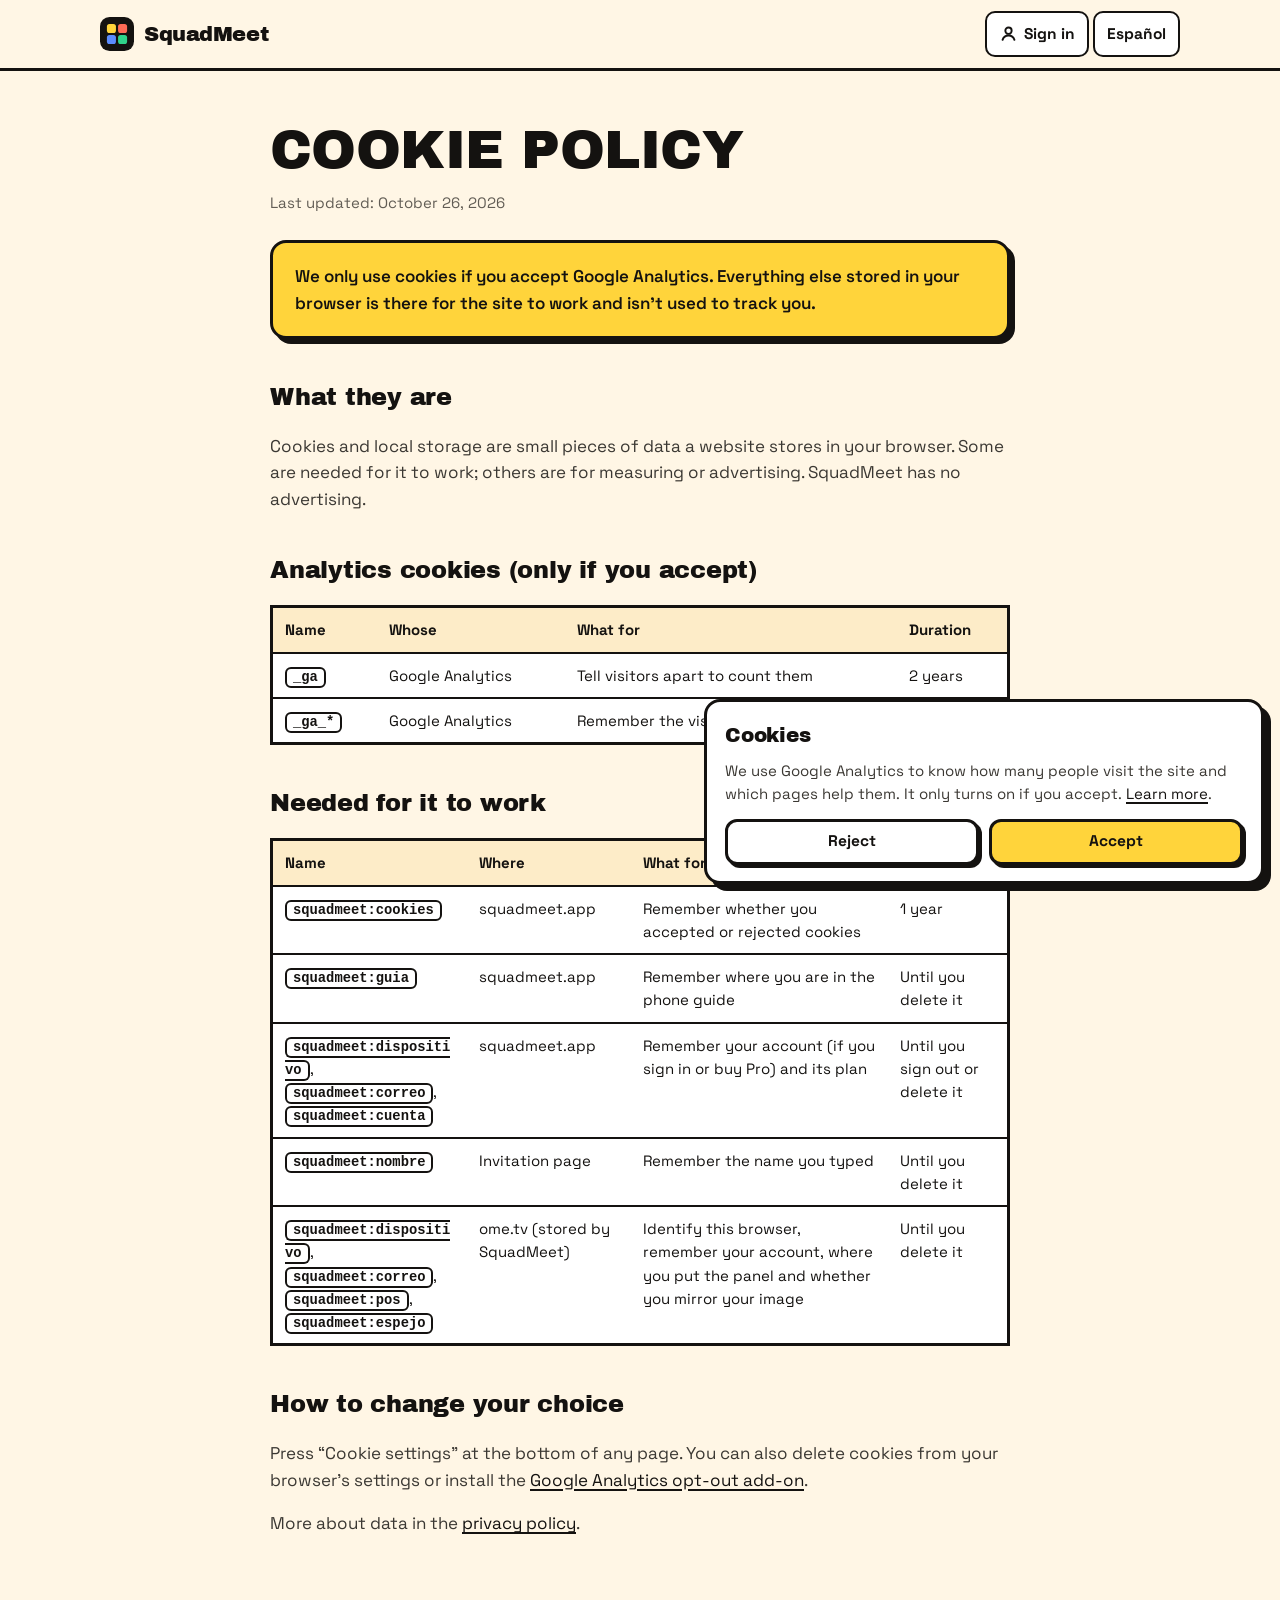
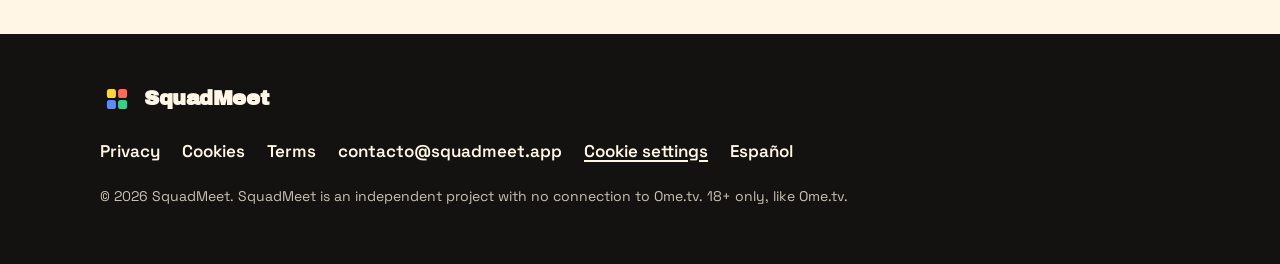
<file: en/cookies/index.html>
<!doctype html>
<html lang="en">
<head>
<meta charset="utf-8">
<meta name="viewport" content="width=device-width, initial-scale=1, viewport-fit=cover">
<title>Cookie policy · SquadMeet</title>
<meta name="description" content="Which cookies and storage SquadMeet uses.">
<link rel="canonical" href="https://squadmeet.app/en/cookies/">
<link rel="alternate" hreflang="es" href="https://squadmeet.app/cookies/">
<meta http-equiv="Content-Security-Policy" content="default-src 'self'; script-src 'self' https://www.googletagmanager.com; worker-src 'self' blob:; style-src 'self' 'unsafe-inline'; img-src 'self' data: https://*.google-analytics.com https://*.analytics.google.com https://www.googletagmanager.com; font-src 'self'; connect-src 'self' https://senal.squadmeet.app wss://senal.squadmeet.app wss://0.peerjs.com https://squadmeet-73y6k.pages.dev https://*.google-analytics.com https://*.analytics.google.com https://www.googletagmanager.com; media-src 'self' blob:; object-src 'none'; base-uri 'self'; form-action 'self'; upgrade-insecure-requests">
<meta name="referrer" content="strict-origin-when-cross-origin">
<meta name="theme-color" content="#fff6e5">
<meta name="color-scheme" content="light">
<link rel="icon" href="/icono.png">
<link rel="icon" href="/icono.svg" type="image/svg+xml">
<link rel="apple-touch-icon" href="/icono-180.png">
<link rel="preload" href="/fuentes/archivo-black.woff2" as="font" type="font/woff2" crossorigin>
<link rel="preload" href="/fuentes/space-grotesk.woff2" as="font" type="font/woff2" crossorigin>
<link rel="stylesheet" href="/estilo.css?v=98e294a8a7">
</head>
<body>
<a class="salto" href="#contenido">Skip to content</a>
<header class="cabecera">
  <div class="ancho">
    <a class="marca" href="/en/" aria-label="SquadMeet, home"><svg viewBox="0 0 32 32" xmlns="http://www.w3.org/2000/svg" aria-hidden="true"><rect width="32" height="32" rx="9" fill="#141210"/><rect x="6.5" y="6.5" width="8.5" height="8.5" rx="2.4" fill="#ffd43b"/><rect x="17" y="6.5" width="8.5" height="8.5" rx="2.4" fill="#ff6b57"/><rect x="6.5" y="17" width="8.5" height="8.5" rx="2.4" fill="#5b8cff"/><rect x="17" y="17" width="8.5" height="8.5" rx="2.4" fill="#2fd38a"/></svg>SquadMeet</a>
    <nav aria-label="Language"><a class="cuenta-nav" href="/en/account/" data-cuenta-nav><svg viewBox="0 0 24 24" aria-hidden="true"><circle cx="12" cy="8.5" r="4"/><path d="M4.5 20c1.2-3.6 4-5.5 7.5-5.5s6.3 1.9 7.5 5.5"/></svg><span>Sign in</span></a><a class="idioma" href="/cookies/" hreflang="es" lang="es">Español</a></nav>
  </div>
</header>
<main class="legal" id="contenido">
  <div class="ancho">
    <h1>Cookie policy</h1>
    <p class="fecha">Last updated: October 26, 2026</p>
    <div class="resumen"><p>We only use cookies if you accept Google Analytics. Everything else stored in your browser is there for the site to work and isn’t used to track you.</p></div>

    <h2>What they are</h2>
    <p>Cookies and local storage are small pieces of data a website stores in your browser. Some are needed for it to work; others are for measuring or advertising. SquadMeet has no advertising.</p>

    <h2>Analytics cookies (only if you accept)</h2>
    <div class="tabla-desliza"><table>
      <thead><tr><th>Name</th><th>Whose</th><th>What for</th><th>Duration</th></tr></thead>
      <tbody>
        <tr><td><code>_ga</code></td><td>Google Analytics</td><td>Tell visitors apart to count them</td><td>2 years</td></tr>
        <tr><td><code>_ga_*</code></td><td>Google Analytics</td><td>Remember the visit’s session</td><td>2 years</td></tr>
      </tbody>
    </table></div>

    <h2>Needed for it to work</h2>
    <div class="tabla-desliza"><table>
      <thead><tr><th>Name</th><th>Where</th><th>What for</th><th>Duration</th></tr></thead>
      <tbody>
        <tr><td><code>squadmeet:cookies</code></td><td>squadmeet.app</td><td>Remember whether you accepted or rejected cookies</td><td>1 year</td></tr>
        <tr><td><code>squadmeet:guia</code></td><td>squadmeet.app</td><td>Remember where you are in the phone guide</td><td>Until you delete it</td></tr>
        <tr><td><code>squadmeet:dispositivo</code>, <code>squadmeet:correo</code>, <code>squadmeet:cuenta</code></td><td>squadmeet.app</td><td>Remember your account (if you sign in or buy Pro) and its plan</td><td>Until you sign out or delete it</td></tr>
        <tr><td><code>squadmeet:nombre</code></td><td>Invitation page</td><td>Remember the name you typed</td><td>Until you delete it</td></tr>
        <tr><td><code>squadmeet:dispositivo</code>, <code>squadmeet:correo</code>, <code>squadmeet:pos</code>, <code>squadmeet:espejo</code></td><td>ome.tv (stored by SquadMeet)</td><td>Identify this browser, remember your account, where you put the panel and whether you mirror your image</td><td>Until you delete it</td></tr>
      </tbody>
    </table></div>

    <h2>How to change your choice</h2>
    <p>Press “Cookie settings” at the bottom of any page. You can also delete cookies from your browser’s settings or install the <a href="https://tools.google.com/dlpage/gaoptout" rel="noopener">Google Analytics opt-out add-on</a>.</p>
    <p>More about data in the <a href="/en/privacy/">privacy policy</a>.</p>
  </div>
</main>
<footer class="pie">
  <div class="ancho">
    <a class="marca" href="/en/" aria-label="SquadMeet, home"><svg viewBox="0 0 32 32" xmlns="http://www.w3.org/2000/svg" aria-hidden="true"><rect width="32" height="32" rx="9" fill="#141210"/><rect x="6.5" y="6.5" width="8.5" height="8.5" rx="2.4" fill="#ffd43b"/><rect x="17" y="6.5" width="8.5" height="8.5" rx="2.4" fill="#ff6b57"/><rect x="6.5" y="17" width="8.5" height="8.5" rx="2.4" fill="#5b8cff"/><rect x="17" y="17" width="8.5" height="8.5" rx="2.4" fill="#2fd38a"/></svg>SquadMeet</a>
    <nav aria-label="Information">
      <a href="/en/privacy/">Privacy</a>
      <a href="/en/cookies/">Cookies</a>
      <a href="/en/terms/">Terms</a>
      <a href="mailto:contacto@squadmeet.app">contacto@squadmeet.app</a>
      <button class="boton-enlace" type="button" data-cookies="abrir">Cookie settings</button>
      <a href="/" hreflang="es" lang="es">Español</a>
    </nav>
    <p class="aviso-legal">© 2026 SquadMeet. SquadMeet is an independent project with no connection to Ome.tv. 18+ only, like Ome.tv.</p>
  </div>
</footer>
<section class="cookies" id="aviso-cookies" role="dialog" aria-labelledby="cookies-t" aria-describedby="cookies-d" data-ga="G-JFQ3VHGXZY" hidden>
  <h2 id="cookies-t">Cookies</h2>
  <p id="cookies-d">We use Google Analytics to know how many people visit the site and which pages help them. It only turns on if you accept. <a href="/en/cookies/">Learn more</a>.</p>
  <div class="botones"><button class="boton pequeno" type="button" data-cookies="no">Reject</button><button class="boton primario pequeno" type="button" data-cookies="si">Accept</button></div>
</section>
<script src="/web.js?v=861cbbd6f4"></script>
</body>
</html>
</file>
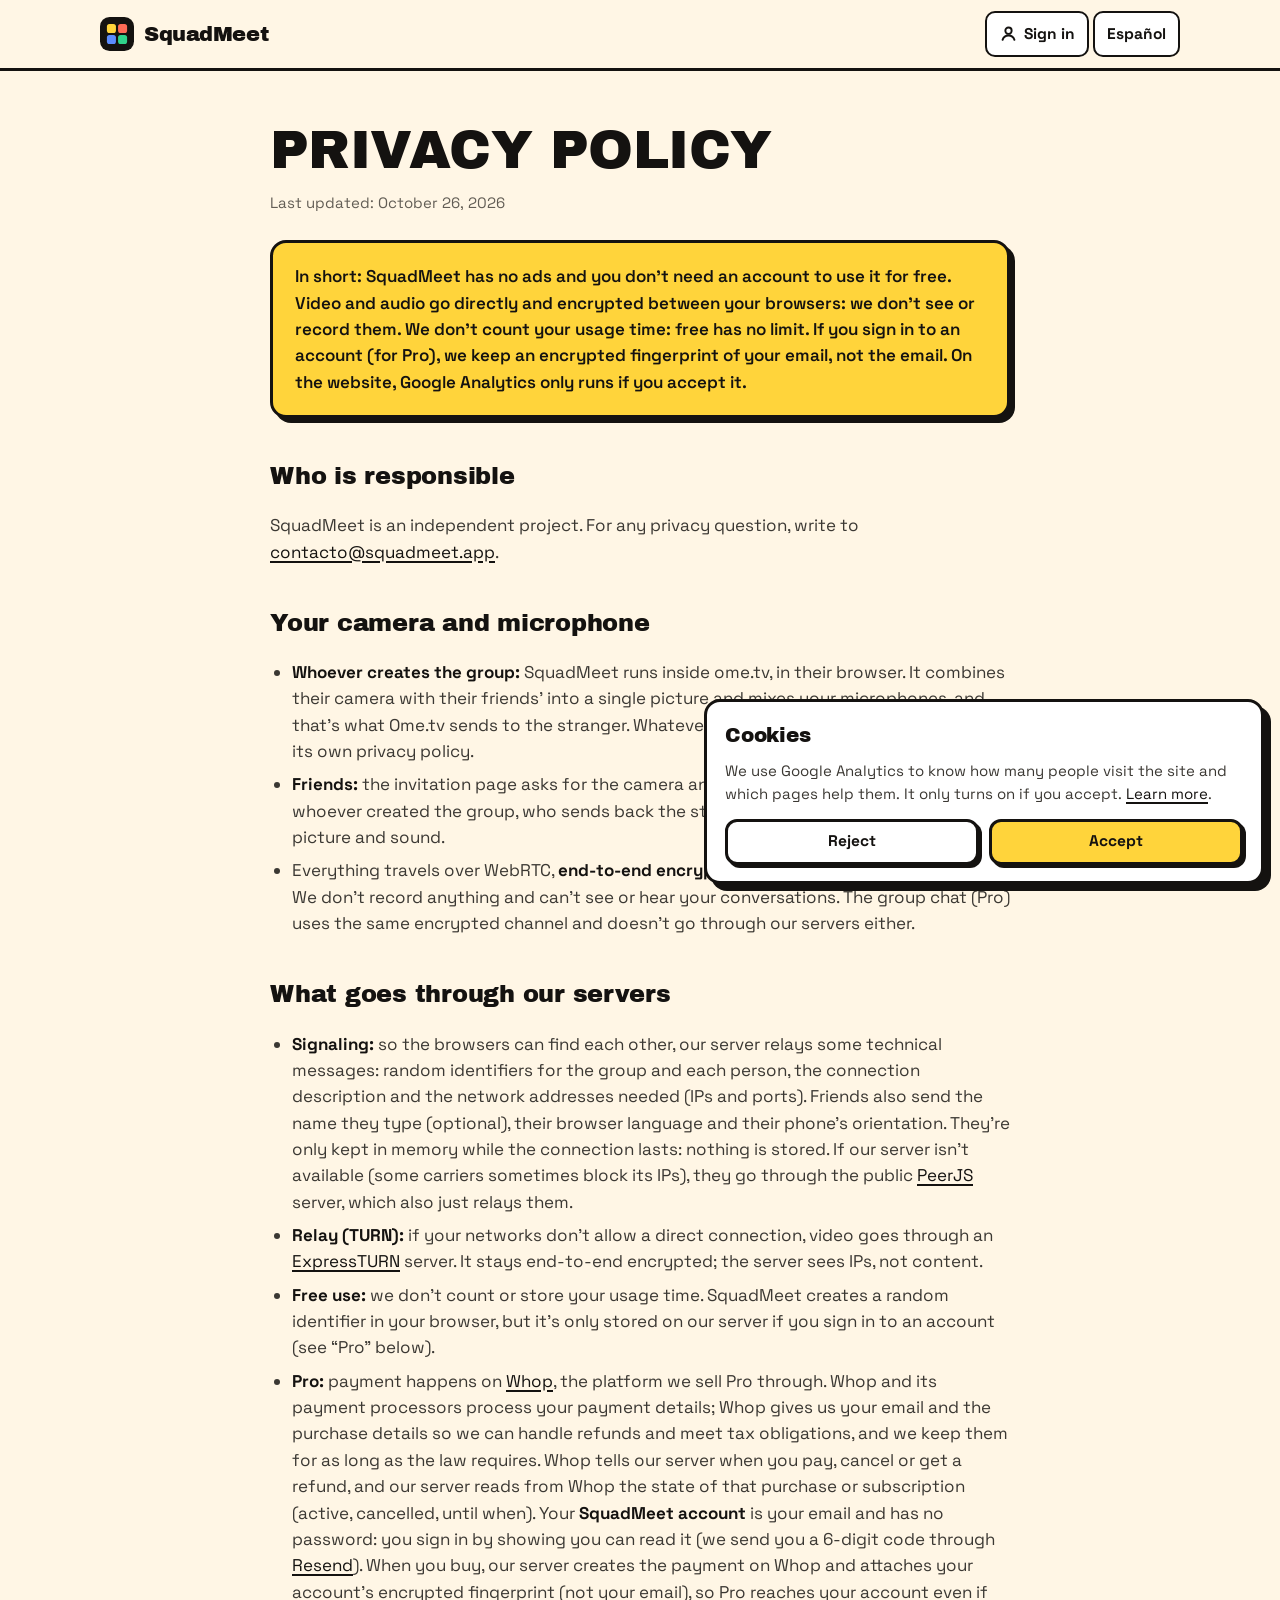
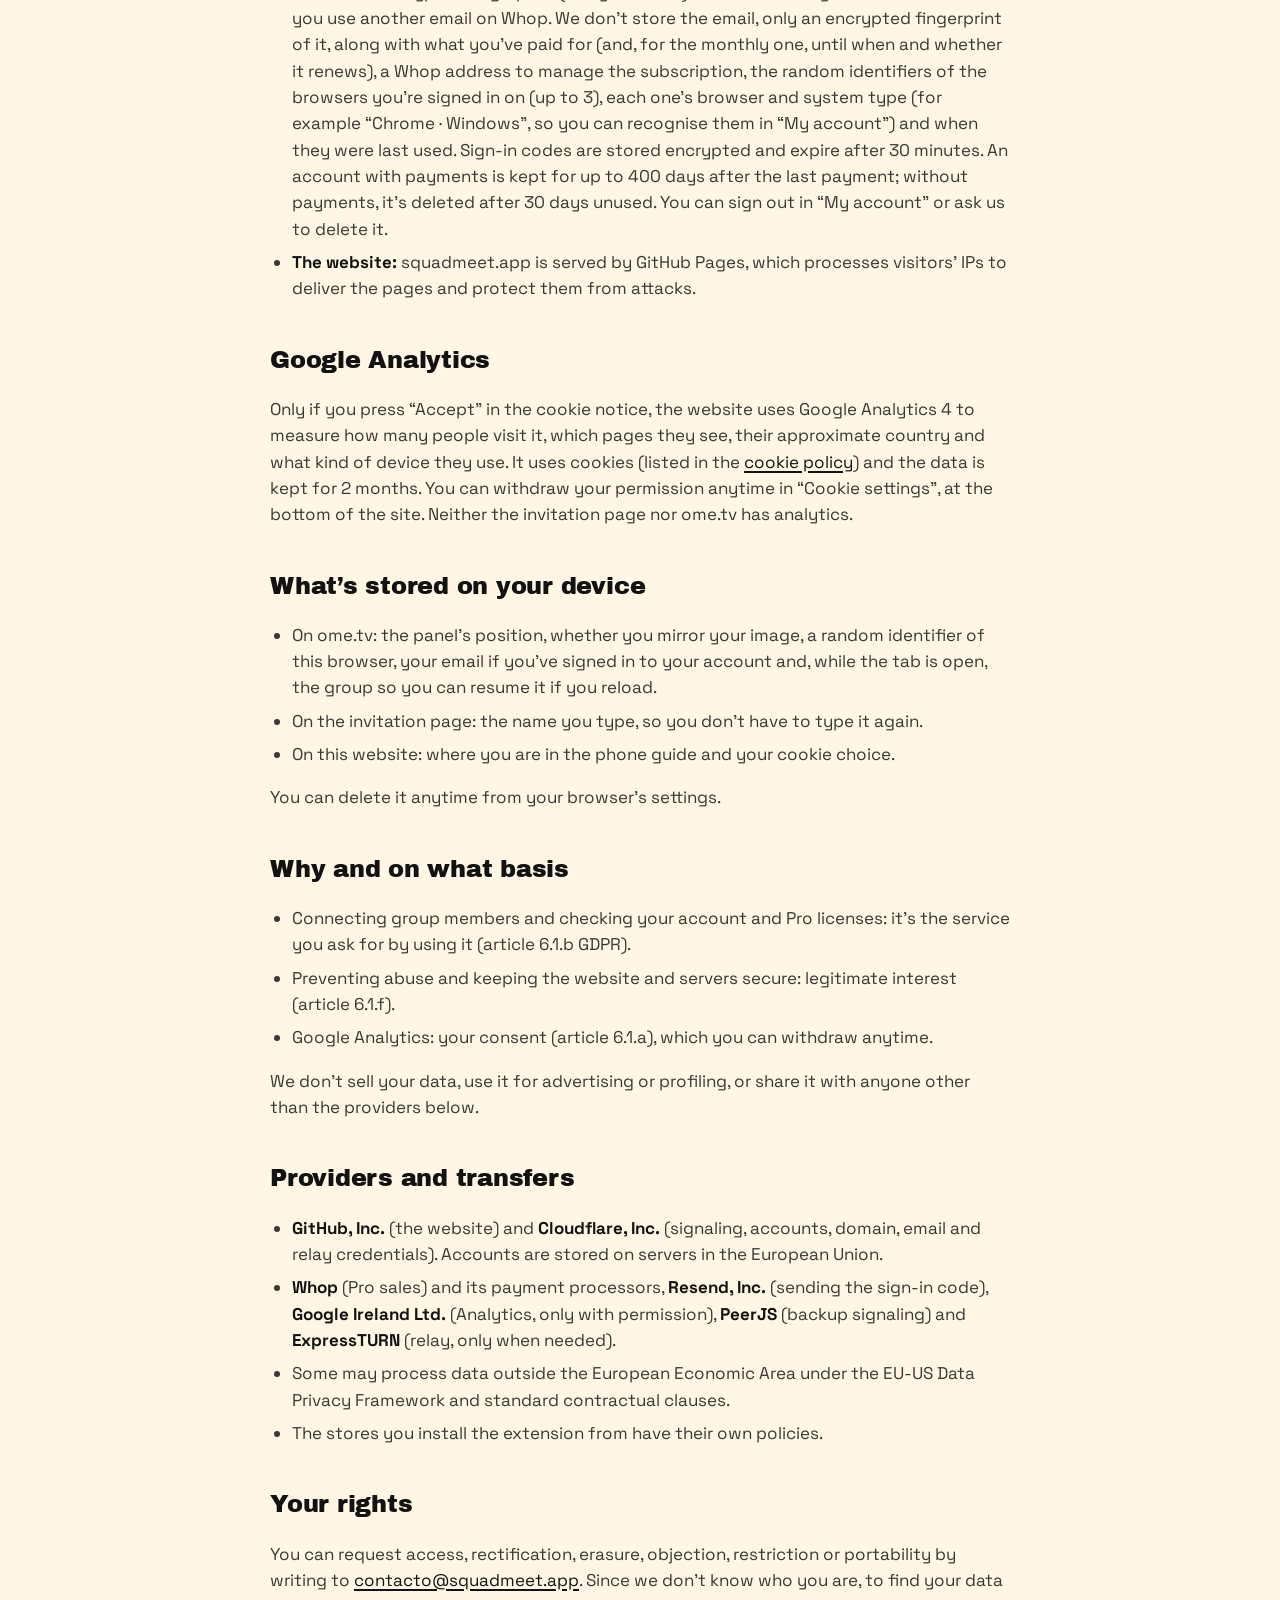
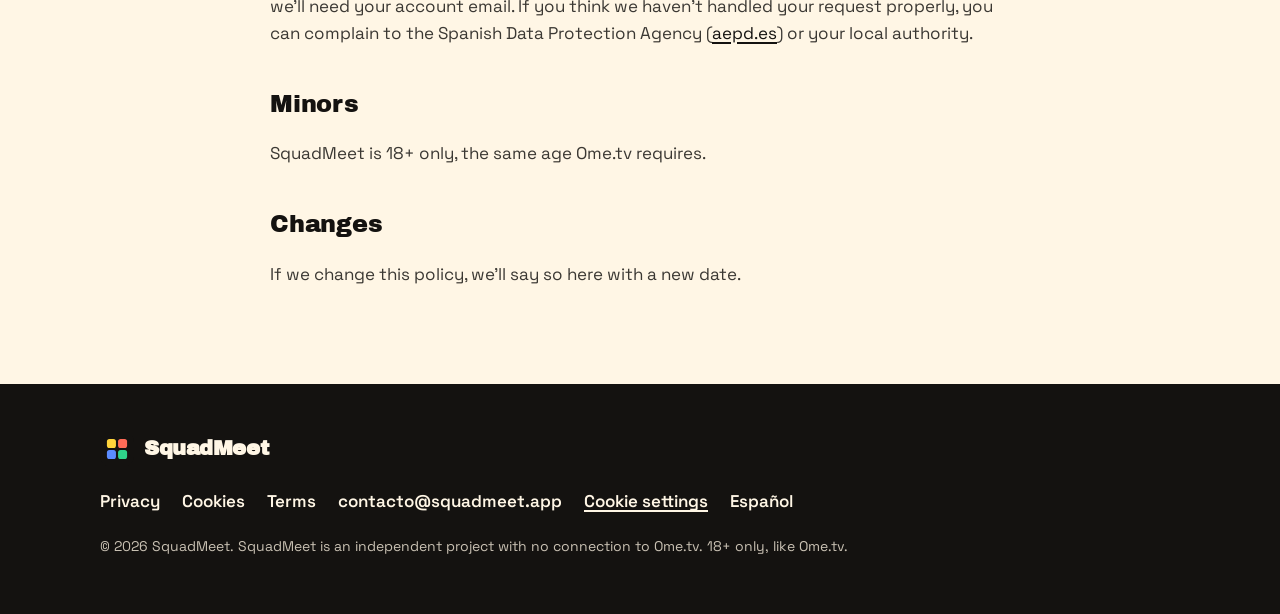
<file: en/privacy/index.html>
<!doctype html>
<html lang="en">
<head>
<meta charset="utf-8">
<meta name="viewport" content="width=device-width, initial-scale=1, viewport-fit=cover">
<title>Privacy policy · SquadMeet</title>
<meta name="description" content="What data SquadMeet processes and why.">
<link rel="canonical" href="https://squadmeet.app/en/privacy/">
<link rel="alternate" hreflang="es" href="https://squadmeet.app/privacidad/">
<meta http-equiv="Content-Security-Policy" content="default-src 'self'; script-src 'self' https://www.googletagmanager.com; worker-src 'self' blob:; style-src 'self' 'unsafe-inline'; img-src 'self' data: https://*.google-analytics.com https://*.analytics.google.com https://www.googletagmanager.com; font-src 'self'; connect-src 'self' https://senal.squadmeet.app wss://senal.squadmeet.app wss://0.peerjs.com https://squadmeet-73y6k.pages.dev https://*.google-analytics.com https://*.analytics.google.com https://www.googletagmanager.com; media-src 'self' blob:; object-src 'none'; base-uri 'self'; form-action 'self'; upgrade-insecure-requests">
<meta name="referrer" content="strict-origin-when-cross-origin">
<meta name="theme-color" content="#fff6e5">
<meta name="color-scheme" content="light">
<link rel="icon" href="/icono.png">
<link rel="icon" href="/icono.svg" type="image/svg+xml">
<link rel="apple-touch-icon" href="/icono-180.png">
<link rel="preload" href="/fuentes/archivo-black.woff2" as="font" type="font/woff2" crossorigin>
<link rel="preload" href="/fuentes/space-grotesk.woff2" as="font" type="font/woff2" crossorigin>
<link rel="stylesheet" href="/estilo.css?v=98e294a8a7">
</head>
<body>
<a class="salto" href="#contenido">Skip to content</a>
<header class="cabecera">
  <div class="ancho">
    <a class="marca" href="/en/" aria-label="SquadMeet, home"><svg viewBox="0 0 32 32" xmlns="http://www.w3.org/2000/svg" aria-hidden="true"><rect width="32" height="32" rx="9" fill="#141210"/><rect x="6.5" y="6.5" width="8.5" height="8.5" rx="2.4" fill="#ffd43b"/><rect x="17" y="6.5" width="8.5" height="8.5" rx="2.4" fill="#ff6b57"/><rect x="6.5" y="17" width="8.5" height="8.5" rx="2.4" fill="#5b8cff"/><rect x="17" y="17" width="8.5" height="8.5" rx="2.4" fill="#2fd38a"/></svg>SquadMeet</a>
    <nav aria-label="Language"><a class="cuenta-nav" href="/en/account/" data-cuenta-nav><svg viewBox="0 0 24 24" aria-hidden="true"><circle cx="12" cy="8.5" r="4"/><path d="M4.5 20c1.2-3.6 4-5.5 7.5-5.5s6.3 1.9 7.5 5.5"/></svg><span>Sign in</span></a><a class="idioma" href="/privacidad/" hreflang="es" lang="es">Español</a></nav>
  </div>
</header>
<main class="legal" id="contenido">
  <div class="ancho">
    <h1>Privacy policy</h1>
    <p class="fecha">Last updated: October 26, 2026</p>
    <div class="resumen"><p>In short: SquadMeet has no ads and you don’t need an account to use it for free. Video and audio go directly and encrypted between your browsers: we don’t see or record them. We don’t count your usage time: free has no limit. If you sign in to an account (for Pro), we keep an encrypted fingerprint of your email, not the email. On the website, Google Analytics only runs if you accept it.</p></div>

    <h2>Who is responsible</h2>
    <p>SquadMeet is an independent project. For any privacy question, write to <a href="mailto:contacto@squadmeet.app">contacto@squadmeet.app</a>.</p>

    <h2>Your camera and microphone</h2>
    <ul>
      <li><strong>Whoever creates the group:</strong> SquadMeet runs inside ome.tv, in their browser. It combines their camera with their friends’ into a single picture and mixes your microphones, and that’s what Ome.tv sends to the stranger. Whatever happens inside Ome.tv is covered by its own privacy policy.</li>
      <li><strong>Friends:</strong> the invitation page asks for the camera and microphone and sends them to whoever created the group, who sends back the stranger’s and the rest of the group’s picture and sound.</li>
      <li>Everything travels over WebRTC, <strong>end-to-end encrypted</strong> between browsers (DTLS-SRTP). We don’t record anything and can’t see or hear your conversations. The group chat (Pro) uses the same encrypted channel and doesn’t go through our servers either.</li>
    </ul>

    <h2>What goes through our servers</h2>
    <ul>
      <li><strong>Signaling:</strong> so the browsers can find each other, our server relays some technical messages: random identifiers for the group and each person, the connection description and the network addresses needed (IPs and ports). Friends also send the name they type (optional), their browser language and their phone’s orientation. They’re only kept in memory while the connection lasts: nothing is stored. If our server isn’t available (some carriers sometimes block its IPs), they go through the public <a href="https://peerjs.com/" rel="noopener">PeerJS</a> server, which also just relays them.</li>
      <li><strong>Relay (TURN):</strong> if your networks don’t allow a direct connection, video goes through an <a href="https://www.expressturn.com/" rel="noopener">ExpressTURN</a> server. It stays end-to-end encrypted; the server sees IPs, not content.</li>
      <li><strong>Free use:</strong> we don’t count or store your usage time. SquadMeet creates a random identifier in your browser, but it’s only stored on our server if you sign in to an account (see “Pro” below).</li>
      <li><strong>Pro:</strong> payment happens on <a href="https://whop.com/privacy-policy/" rel="noopener">Whop</a>, the platform we sell Pro through. Whop and its payment processors process your payment details; Whop gives us your email and the purchase details so we can handle refunds and meet tax obligations, and we keep them for as long as the law requires. Whop tells our server when you pay, cancel or get a refund, and our server reads from Whop the state of that purchase or subscription (active, cancelled, until when). Your <strong>SquadMeet account</strong> is your email and has no password: you sign in by showing you can read it (we send you a 6-digit code through <a href="https://resend.com/legal/privacy-policy" rel="noopener">Resend</a>). When you buy, our server creates the payment on Whop and attaches your account’s encrypted fingerprint (not your email), so Pro reaches your account even if you use another email on Whop. We don’t store the email, only an encrypted fingerprint of it, along with what you’ve paid for (and, for the monthly one, until when and whether it renews), a Whop address to manage the subscription, the random identifiers of the browsers you’re signed in on (up to 3), each one’s browser and system type (for example “Chrome · Windows”, so you can recognise them in “My account”) and when they were last used. Sign-in codes are stored encrypted and expire after 30 minutes. An account with payments is kept for up to 400 days after the last payment; without payments, it’s deleted after 30 days unused. You can sign out in “My account” or ask us to delete it.</li>
      <li><strong>The website:</strong> squadmeet.app is served by GitHub Pages, which processes visitors’ IPs to deliver the pages and protect them from attacks.</li>
    </ul>

    <h2>Google Analytics</h2>
    <p>Only if you press “Accept” in the cookie notice, the website uses Google Analytics 4 to measure how many people visit it, which pages they see, their approximate country and what kind of device they use. It uses cookies (listed in the <a href="/en/cookies/">cookie policy</a>) and the data is kept for 2 months. You can withdraw your permission anytime in “Cookie settings”, at the bottom of the site. Neither the invitation page nor ome.tv has analytics.</p>

    <h2>What’s stored on your device</h2>
    <ul>
      <li>On ome.tv: the panel’s position, whether you mirror your image, a random identifier of this browser, your email if you’ve signed in to your account and, while the tab is open, the group so you can resume it if you reload.</li>
      <li>On the invitation page: the name you type, so you don’t have to type it again.</li>
      <li>On this website: where you are in the phone guide and your cookie choice.</li>
    </ul>
    <p>You can delete it anytime from your browser’s settings.</p>

    <h2>Why and on what basis</h2>
    <ul>
      <li>Connecting group members and checking your account and Pro licenses: it’s the service you ask for by using it (article 6.1.b GDPR).</li>
      <li>Preventing abuse and keeping the website and servers secure: legitimate interest (article 6.1.f).</li>
      <li>Google Analytics: your consent (article 6.1.a), which you can withdraw anytime.</li>
    </ul>
    <p>We don’t sell your data, use it for advertising or profiling, or share it with anyone other than the providers below.</p>

    <h2>Providers and transfers</h2>
    <ul>
      <li><strong>GitHub, Inc.</strong> (the website) and <strong>Cloudflare, Inc.</strong> (signaling, accounts, domain, email and relay credentials). Accounts are stored on servers in the European Union.</li>
      <li><strong>Whop</strong> (Pro sales) and its payment processors, <strong>Resend, Inc.</strong> (sending the sign-in code), <strong>Google Ireland Ltd.</strong> (Analytics, only with permission), <strong>PeerJS</strong> (backup signaling) and <strong>ExpressTURN</strong> (relay, only when needed).</li>
      <li>Some may process data outside the European Economic Area under the EU-US Data Privacy Framework and standard contractual clauses.</li>
      <li>The stores you install the extension from have their own policies.</li>
    </ul>

    <h2>Your rights</h2>
    <p>You can request access, rectification, erasure, objection, restriction or portability by writing to <a href="mailto:contacto@squadmeet.app">contacto@squadmeet.app</a>. Since we don’t know who you are, to find your data we’ll need your account email. If you think we haven’t handled your request properly, you can complain to the Spanish Data Protection Agency (<a href="https://www.aepd.es/" rel="noopener">aepd.es</a>) or your local authority.</p>

    <h2>Minors</h2>
    <p>SquadMeet is 18+ only, the same age Ome.tv requires.</p>

    <h2>Changes</h2>
    <p>If we change this policy, we’ll say so here with a new date.</p>
  </div>
</main>
<footer class="pie">
  <div class="ancho">
    <a class="marca" href="/en/" aria-label="SquadMeet, home"><svg viewBox="0 0 32 32" xmlns="http://www.w3.org/2000/svg" aria-hidden="true"><rect width="32" height="32" rx="9" fill="#141210"/><rect x="6.5" y="6.5" width="8.5" height="8.5" rx="2.4" fill="#ffd43b"/><rect x="17" y="6.5" width="8.5" height="8.5" rx="2.4" fill="#ff6b57"/><rect x="6.5" y="17" width="8.5" height="8.5" rx="2.4" fill="#5b8cff"/><rect x="17" y="17" width="8.5" height="8.5" rx="2.4" fill="#2fd38a"/></svg>SquadMeet</a>
    <nav aria-label="Information">
      <a href="/en/privacy/">Privacy</a>
      <a href="/en/cookies/">Cookies</a>
      <a href="/en/terms/">Terms</a>
      <a href="mailto:contacto@squadmeet.app">contacto@squadmeet.app</a>
      <button class="boton-enlace" type="button" data-cookies="abrir">Cookie settings</button>
      <a href="/" hreflang="es" lang="es">Español</a>
    </nav>
    <p class="aviso-legal">© 2026 SquadMeet. SquadMeet is an independent project with no connection to Ome.tv. 18+ only, like Ome.tv.</p>
  </div>
</footer>
<section class="cookies" id="aviso-cookies" role="dialog" aria-labelledby="cookies-t" aria-describedby="cookies-d" data-ga="G-JFQ3VHGXZY" hidden>
  <h2 id="cookies-t">Cookies</h2>
  <p id="cookies-d">We use Google Analytics to know how many people visit the site and which pages help them. It only turns on if you accept. <a href="/en/cookies/">Learn more</a>.</p>
  <div class="botones"><button class="boton pequeno" type="button" data-cookies="no">Reject</button><button class="boton primario pequeno" type="button" data-cookies="si">Accept</button></div>
</section>
<script src="/web.js?v=861cbbd6f4"></script>
</body>
</html>
</file>
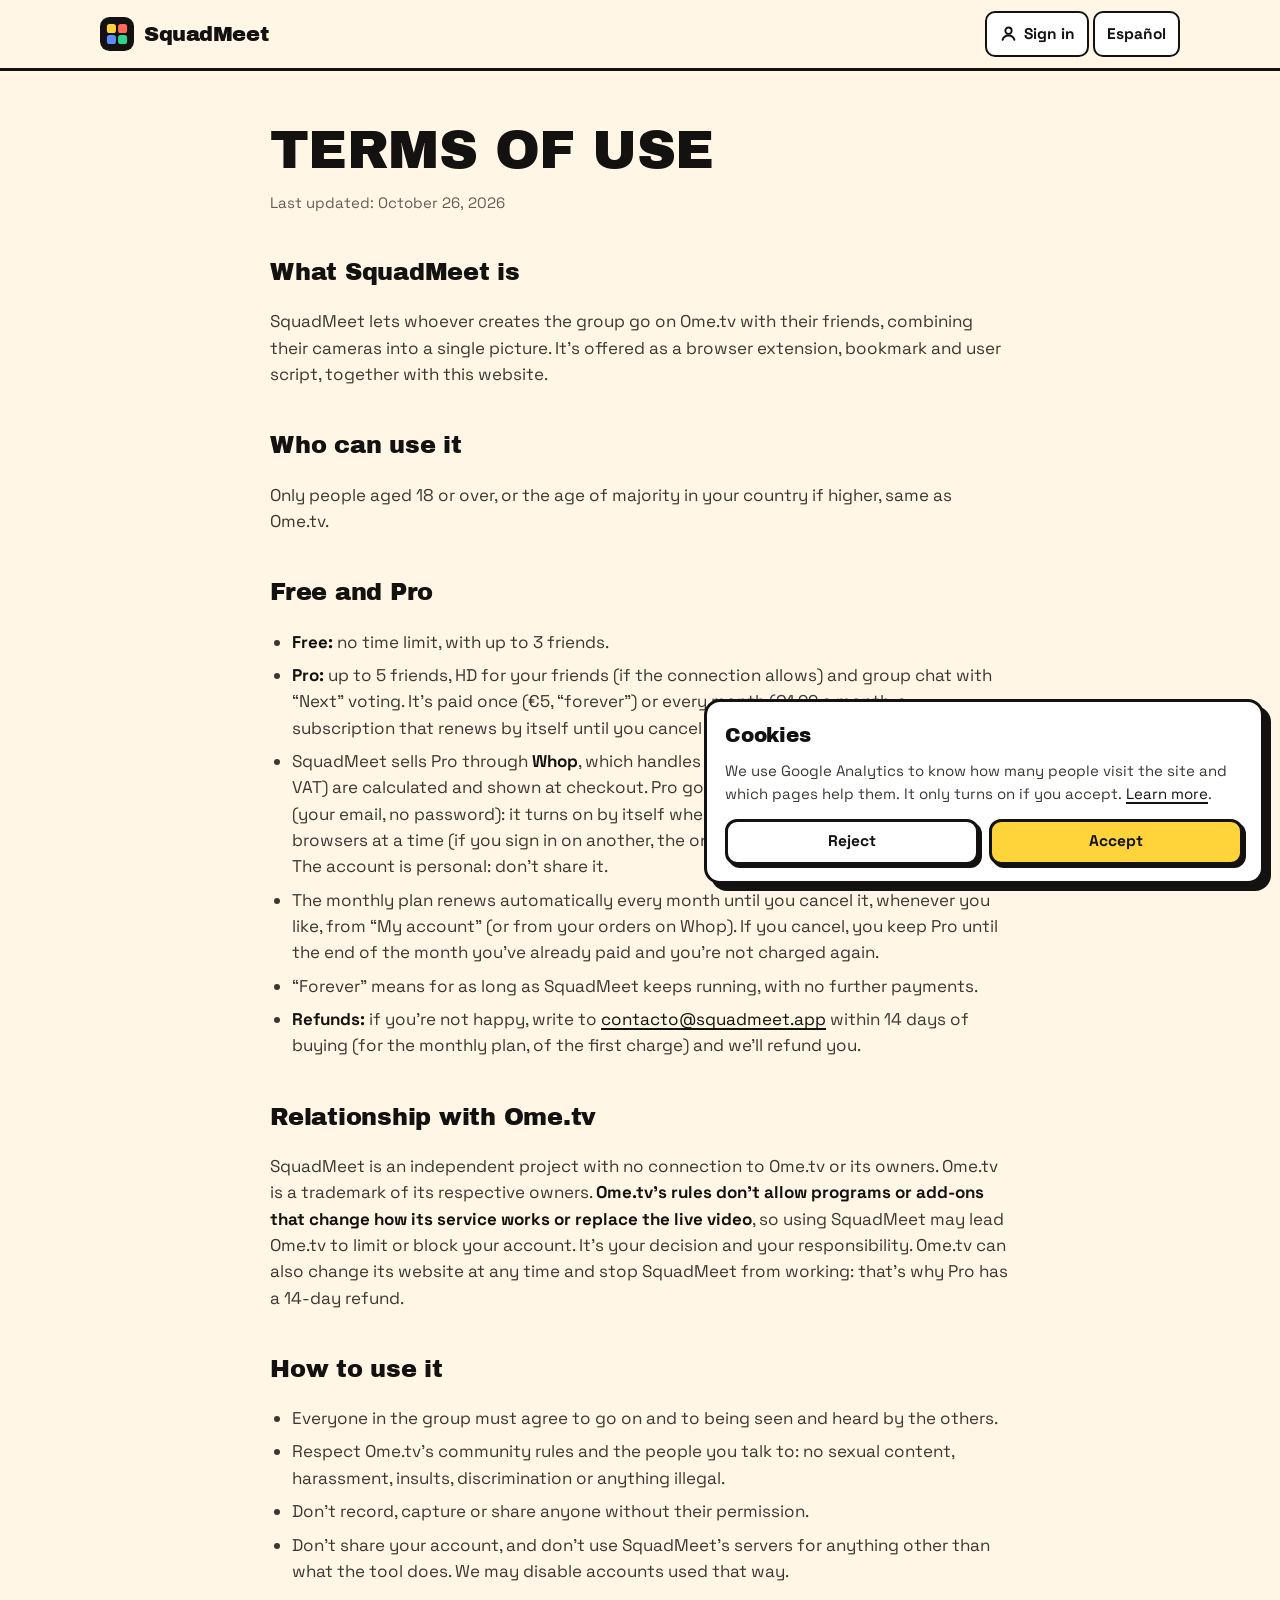
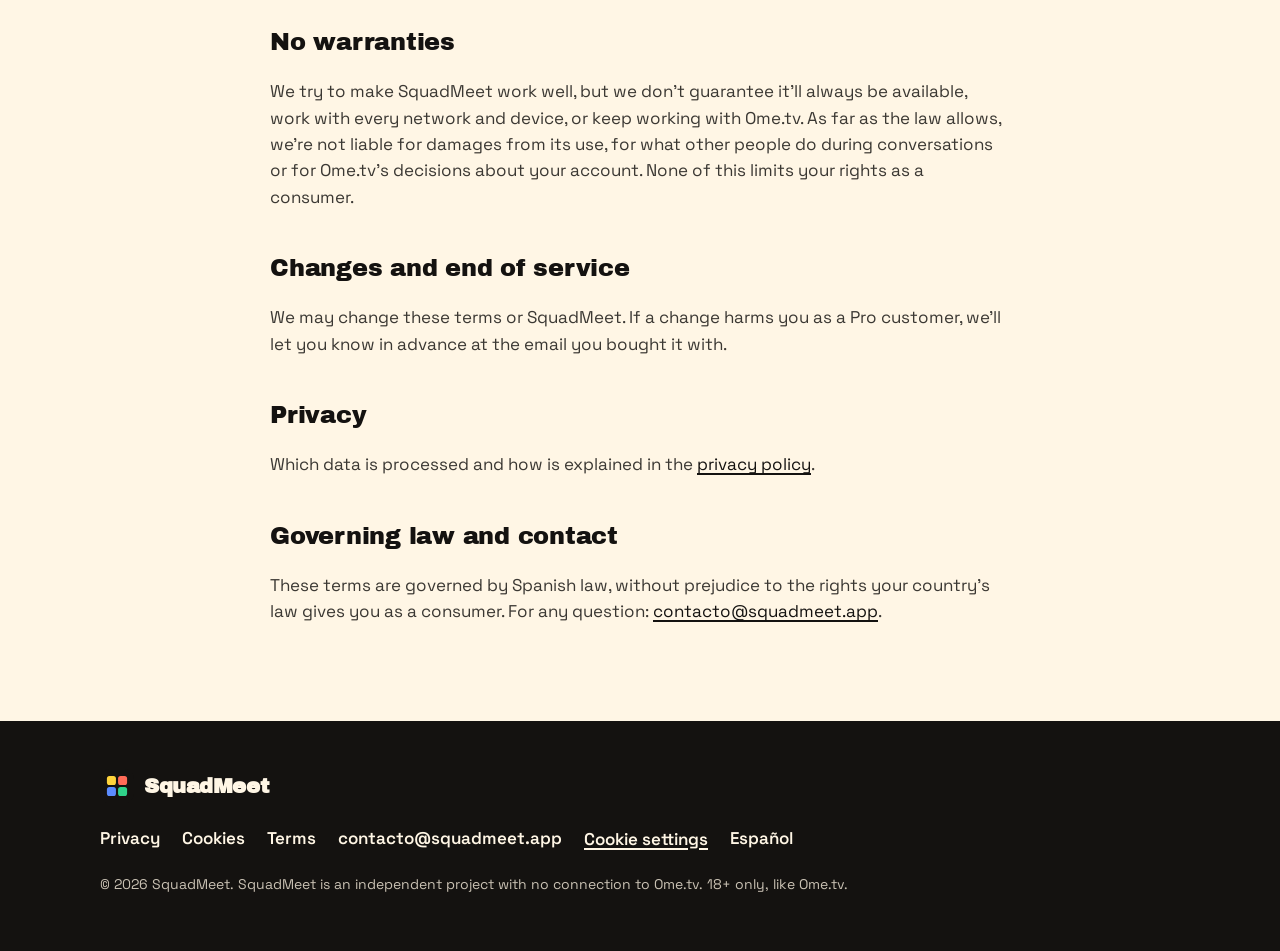
<file: en/terms/index.html>
<!doctype html>
<html lang="en">
<head>
<meta charset="utf-8">
<meta name="viewport" content="width=device-width, initial-scale=1, viewport-fit=cover">
<title>Terms of use · SquadMeet</title>
<meta name="description" content="SquadMeet terms of use, Free and Pro.">
<link rel="canonical" href="https://squadmeet.app/en/terms/">
<link rel="alternate" hreflang="es" href="https://squadmeet.app/condiciones/">
<meta http-equiv="Content-Security-Policy" content="default-src 'self'; script-src 'self' https://www.googletagmanager.com; worker-src 'self' blob:; style-src 'self' 'unsafe-inline'; img-src 'self' data: https://*.google-analytics.com https://*.analytics.google.com https://www.googletagmanager.com; font-src 'self'; connect-src 'self' https://senal.squadmeet.app wss://senal.squadmeet.app wss://0.peerjs.com https://squadmeet-73y6k.pages.dev https://*.google-analytics.com https://*.analytics.google.com https://www.googletagmanager.com; media-src 'self' blob:; object-src 'none'; base-uri 'self'; form-action 'self'; upgrade-insecure-requests">
<meta name="referrer" content="strict-origin-when-cross-origin">
<meta name="theme-color" content="#fff6e5">
<meta name="color-scheme" content="light">
<link rel="icon" href="/icono.png">
<link rel="icon" href="/icono.svg" type="image/svg+xml">
<link rel="apple-touch-icon" href="/icono-180.png">
<link rel="preload" href="/fuentes/archivo-black.woff2" as="font" type="font/woff2" crossorigin>
<link rel="preload" href="/fuentes/space-grotesk.woff2" as="font" type="font/woff2" crossorigin>
<link rel="stylesheet" href="/estilo.css?v=98e294a8a7">
</head>
<body>
<a class="salto" href="#contenido">Skip to content</a>
<header class="cabecera">
  <div class="ancho">
    <a class="marca" href="/en/" aria-label="SquadMeet, home"><svg viewBox="0 0 32 32" xmlns="http://www.w3.org/2000/svg" aria-hidden="true"><rect width="32" height="32" rx="9" fill="#141210"/><rect x="6.5" y="6.5" width="8.5" height="8.5" rx="2.4" fill="#ffd43b"/><rect x="17" y="6.5" width="8.5" height="8.5" rx="2.4" fill="#ff6b57"/><rect x="6.5" y="17" width="8.5" height="8.5" rx="2.4" fill="#5b8cff"/><rect x="17" y="17" width="8.5" height="8.5" rx="2.4" fill="#2fd38a"/></svg>SquadMeet</a>
    <nav aria-label="Language"><a class="cuenta-nav" href="/en/account/" data-cuenta-nav><svg viewBox="0 0 24 24" aria-hidden="true"><circle cx="12" cy="8.5" r="4"/><path d="M4.5 20c1.2-3.6 4-5.5 7.5-5.5s6.3 1.9 7.5 5.5"/></svg><span>Sign in</span></a><a class="idioma" href="/condiciones/" hreflang="es" lang="es">Español</a></nav>
  </div>
</header>
<main class="legal" id="contenido">
  <div class="ancho">
    <h1>Terms of use</h1>
    <p class="fecha">Last updated: October 26, 2026</p>
    <h2>What SquadMeet is</h2>
    <p>SquadMeet lets whoever creates the group go on Ome.tv with their friends, combining their cameras into a single picture. It’s offered as a browser extension, bookmark and user script, together with this website.</p>

    <h2>Who can use it</h2>
    <p>Only people aged 18 or over, or the age of majority in your country if higher, same as Ome.tv.</p>

    <h2>Free and Pro</h2>
    <ul>
      <li><strong>Free:</strong> no time limit, with up to 3 friends.</li>
      <li><strong>Pro:</strong> up to 5 friends, HD for your friends (if the connection allows) and group chat with “Next” voting. It’s paid once (€5, “forever”) or every month (€1.99 a month, a subscription that renews by itself until you cancel it), taxes included.</li>
      <li>SquadMeet sells Pro through <strong>Whop</strong>, which handles payment; applicable taxes (such as VAT) are calculated and shown at checkout. Pro goes with your SquadMeet account (your email, no password): it turns on by itself when you pay and works in up to 3 browsers at a time (if you sign in on another, the one unused for longest is signed out). The account is personal: don’t share it.</li>
      <li>The monthly plan renews automatically every month until you cancel it, whenever you like, from “My account” (or from your orders on Whop). If you cancel, you keep Pro until the end of the month you’ve already paid and you’re not charged again.</li>
      <li>“Forever” means for as long as SquadMeet keeps running, with no further payments.</li>
      <li><strong>Refunds:</strong> if you’re not happy, write to <a href="mailto:contacto@squadmeet.app">contacto@squadmeet.app</a> within 14 days of buying (for the monthly plan, of the first charge) and we’ll refund you.</li>
    </ul>

    <h2>Relationship with Ome.tv</h2>
    <p>SquadMeet is an independent project with no connection to Ome.tv or its owners. Ome.tv is a trademark of its respective owners. <strong>Ome.tv’s rules don’t allow programs or add-ons that change how its service works or replace the live video</strong>, so using SquadMeet may lead Ome.tv to limit or block your account. It’s your decision and your responsibility. Ome.tv can also change its website at any time and stop SquadMeet from working: that’s why Pro has a 14-day refund.</p>

    <h2>How to use it</h2>
    <ul>
      <li>Everyone in the group must agree to go on and to being seen and heard by the others.</li>
      <li>Respect Ome.tv’s community rules and the people you talk to: no sexual content, harassment, insults, discrimination or anything illegal.</li>
      <li>Don’t record, capture or share anyone without their permission.</li>
      <li>Don’t share your account, and don’t use SquadMeet’s servers for anything other than what the tool does. We may disable accounts used that way.</li>
    </ul>

    <h2>No warranties</h2>
    <p>We try to make SquadMeet work well, but we don’t guarantee it’ll always be available, work with every network and device, or keep working with Ome.tv. As far as the law allows, we’re not liable for damages from its use, for what other people do during conversations or for Ome.tv’s decisions about your account. None of this limits your rights as a consumer.</p>

    <h2>Changes and end of service</h2>
    <p>We may change these terms or SquadMeet. If a change harms you as a Pro customer, we’ll let you know in advance at the email you bought it with.</p>

    <h2>Privacy</h2>
    <p>Which data is processed and how is explained in the <a href="/en/privacy/">privacy policy</a>.</p>

    <h2>Governing law and contact</h2>
    <p>These terms are governed by Spanish law, without prejudice to the rights your country’s law gives you as a consumer. For any question: <a href="mailto:contacto@squadmeet.app">contacto@squadmeet.app</a>.</p>
  </div>
</main>
<footer class="pie">
  <div class="ancho">
    <a class="marca" href="/en/" aria-label="SquadMeet, home"><svg viewBox="0 0 32 32" xmlns="http://www.w3.org/2000/svg" aria-hidden="true"><rect width="32" height="32" rx="9" fill="#141210"/><rect x="6.5" y="6.5" width="8.5" height="8.5" rx="2.4" fill="#ffd43b"/><rect x="17" y="6.5" width="8.5" height="8.5" rx="2.4" fill="#ff6b57"/><rect x="6.5" y="17" width="8.5" height="8.5" rx="2.4" fill="#5b8cff"/><rect x="17" y="17" width="8.5" height="8.5" rx="2.4" fill="#2fd38a"/></svg>SquadMeet</a>
    <nav aria-label="Information">
      <a href="/en/privacy/">Privacy</a>
      <a href="/en/cookies/">Cookies</a>
      <a href="/en/terms/">Terms</a>
      <a href="mailto:contacto@squadmeet.app">contacto@squadmeet.app</a>
      <button class="boton-enlace" type="button" data-cookies="abrir">Cookie settings</button>
      <a href="/" hreflang="es" lang="es">Español</a>
    </nav>
    <p class="aviso-legal">© 2026 SquadMeet. SquadMeet is an independent project with no connection to Ome.tv. 18+ only, like Ome.tv.</p>
  </div>
</footer>
<section class="cookies" id="aviso-cookies" role="dialog" aria-labelledby="cookies-t" aria-describedby="cookies-d" data-ga="G-JFQ3VHGXZY" hidden>
  <h2 id="cookies-t">Cookies</h2>
  <p id="cookies-d">We use Google Analytics to know how many people visit the site and which pages help them. It only turns on if you accept. <a href="/en/cookies/">Learn more</a>.</p>
  <div class="botones"><button class="boton pequeno" type="button" data-cookies="no">Reject</button><button class="boton primario pequeno" type="button" data-cookies="si">Accept</button></div>
</section>
<script src="/web.js?v=861cbbd6f4"></script>
</body>
</html>
</file>
<file: estilo.css>
/* SquadMeet — estilos de la web pública: portada, guía del móvil, páginas legales y avisos.
   Estilo «pop con bordes»: papel crema, tinta negra, bordes gruesos, sombras duras y los colores de
   los cuatro del grupo (amarillo, coral, azul y verde). */

@font-face { font-family: "Archivo Black"; src: url("/fuentes/archivo-black.woff2") format("woff2"); font-weight: 400; font-display: swap; }
@font-face { font-family: "Space Grotesk"; src: url("/fuentes/space-grotesk.woff2") format("woff2"); font-weight: 300 700; font-display: swap; }

:root {
  color-scheme: light;
  --papel: #fff6e5; --papel-2: #fdecc8; --blanco: #ffffff;
  --tinta: #141210; --tinta-2: #3b3833; --tinta-3: #625d55;
  --amarillo: #ffd43b; --coral: #ff6b57; --azul: #5b8cff; --verde: #2fd38a; --lila: #c9b6ff;
  --borde: 3px solid var(--tinta);
  --sombra: 5px 5px 0 var(--tinta);
  --sombra-s: 3px 3px 0 var(--tinta);
  --radio: 16px; --radio-s: 12px;
  --titulo: "Archivo Black", "Arial Black", system-ui, sans-serif;
  --texto: "Space Grotesk", system-ui, -apple-system, "Segoe UI", Roboto, sans-serif;
  --rapido: 140ms cubic-bezier(.2, .8, .2, 1);
}
* { box-sizing: border-box; }
html { background: var(--papel); -webkit-text-size-adjust: 100%; }
body { margin: 0; color: var(--tinta); background: var(--papel); font: 17px/1.55 var(--texto); -webkit-font-smoothing: antialiased; }
a { color: var(--tinta); text-decoration-thickness: 2px; text-underline-offset: 3px; }
a:hover { text-decoration-color: var(--coral); }
[hidden] { display: none !important; }
img, svg { display: block; max-width: 100%; }
:focus-visible { outline: 3px solid var(--azul); outline-offset: 3px; border-radius: 6px; }
h1, h2, h3 { font-family: var(--titulo); font-weight: 400; letter-spacing: -.01em; margin: 0; }
strong, b { font-weight: 700; }
code { font: 600 .92em ui-monospace, SFMono-Regular, Menlo, Consolas, monospace; background: var(--blanco); border: 2px solid var(--tinta); padding: 1px 6px; border-radius: 6px; overflow-wrap: anywhere; }
.ancho { width: 100%; max-width: 1120px; margin: 0 auto; padding: 0 20px; }
@media (max-width: 480px) { .ancho { padding: 0 16px; } }
.salto { position: absolute; left: 12px; top: -60px; z-index: 50; background: var(--amarillo); border: var(--borde); padding: 8px 14px; border-radius: 10px; font-weight: 700; }
.salto:focus { top: 12px; }

/* ── Marca ─────────────────────────────────────────────────────────────────────────────────── */
.marca { display: inline-flex; align-items: center; gap: 10px; font: 400 21px/1 var(--titulo); color: var(--tinta); text-decoration: none; letter-spacing: -.02em; }
.marca svg { width: 34px; height: 34px; flex: none; }

/* ── Cabecera ──────────────────────────────────────────────────────────────────────────────── */
.cabecera { position: sticky; top: 0; z-index: 20; background: var(--papel); border-bottom: var(--borde); }
.cabecera .ancho { display: flex; align-items: center; gap: 12px; min-height: 68px; }
.cabecera nav { margin-left: auto; display: flex; align-items: center; gap: 4px; }
.cabecera nav a { font-weight: 700; font-size: 15.5px; text-decoration: none; padding: 9px 12px; border-radius: 10px; border: 2px solid transparent; }
.cabecera nav a:hover { border-color: var(--tinta); background: var(--blanco); }
.cabecera nav .idioma { border-color: var(--tinta); background: var(--blanco); }
.cabecera .boton { min-height: 44px; padding: 0 16px; font-size: 15.5px; box-shadow: var(--sombra-s); }
@media (max-width: 900px) { .cabecera nav .seccion { display: none; } }
@media (max-width: 440px) { .cabecera .boton { display: none; } }

/* ── Botones ───────────────────────────────────────────────────────────────────────────────── */
.boton { appearance: none; display: inline-flex; align-items: center; justify-content: center; gap: 10px; min-height: 54px; padding: 0 24px; font: 700 17px/1.15 var(--texto); color: var(--tinta); background: var(--blanco); border: var(--borde); border-radius: var(--radio-s); box-shadow: var(--sombra); cursor: pointer; text-decoration: none; text-align: center; transition: transform var(--rapido), box-shadow var(--rapido), background-color var(--rapido); -webkit-tap-highlight-color: transparent; touch-action: manipulation; }
.boton:hover { transform: translate(-2px, -2px); box-shadow: 7px 7px 0 var(--tinta); }
.boton:active { transform: translate(4px, 4px); box-shadow: 1px 1px 0 var(--tinta); transition-duration: 60ms; }
.boton svg { width: 22px; height: 22px; flex: none; }
.boton.primario { background: var(--amarillo); }
.boton.oscuro { background: var(--tinta); color: var(--papel); box-shadow: 5px 5px 0 var(--coral); }
.boton.oscuro:hover { box-shadow: 7px 7px 0 var(--coral); }
.boton.whatsapp { background: var(--verde); }
.boton.pequeno { min-height: 46px; padding: 0 16px; font-size: 15.5px; box-shadow: var(--sombra-s); }
.boton.pequeno:hover { box-shadow: 5px 5px 0 var(--tinta); }
.boton.pequeno:active { box-shadow: 0 0 0 var(--tinta); transform: translate(3px, 3px); }
.boton.ancho-total { width: 100%; }
.boton[disabled], .boton[aria-disabled="true"] { opacity: .55; cursor: not-allowed; transform: none; box-shadow: var(--sombra-s); }
.enlace-boton { appearance: none; background: none; border: 0; padding: 10px 4px; font: 700 16px var(--texto); color: var(--tinta); text-decoration: underline; text-decoration-thickness: 2px; text-underline-offset: 4px; cursor: pointer; min-height: 44px; }

/* ── Pegatinas y etiquetas ─────────────────────────────────────────────────────────────────── */
.pegatina { display: inline-block; font: 400 15px/1 var(--titulo); text-transform: uppercase; letter-spacing: .02em; padding: 9px 12px 8px; background: var(--coral); border: var(--borde); border-radius: 10px; box-shadow: var(--sombra-s); transform: rotate(-4deg); white-space: nowrap; }
.pegatina.verde { background: var(--verde); transform: rotate(3deg); }
.pegatina.azul { background: var(--azul); }
.pegatina.amarilla { background: var(--amarillo); }
.etiqueta { display: inline-flex; align-items: center; gap: 6px; font-size: 13px; font-weight: 700; letter-spacing: .04em; text-transform: uppercase; padding: 4px 9px; border: 2px solid var(--tinta); border-radius: 8px; background: var(--verde); }

/* ── Portada ───────────────────────────────────────────────────────────────────────────────── */
.portada { padding: 56px 0 72px; border-bottom: var(--borde); background:
  radial-gradient(circle at 1px 1px, rgba(20, 18, 16, .13) 1.5px, transparent 0) 0 0 / 22px 22px, var(--papel); }
.portada .ancho { display: grid; grid-template-columns: 1.02fr 1fr; gap: 52px; align-items: center; }
.portada h1 { font-size: clamp(42px, 7.2vw, 82px); line-height: .95; text-transform: uppercase; letter-spacing: -.02em; }
.portada h1 .marcado { display: inline-block; background: var(--amarillo); border: var(--borde); border-radius: 12px; padding: 0 .14em .04em; box-shadow: var(--sombra); transform: rotate(-1.5deg); margin-top: .12em; }
.entradilla { margin: 22px 0 0; font-size: 19.5px; line-height: 1.5; color: var(--tinta-2); max-width: 31em; }
.acciones { margin-top: 30px; display: flex; flex-wrap: wrap; gap: 14px 16px; align-items: center; }
.garantias { margin: 26px 0 0; padding: 0; list-style: none; display: flex; flex-wrap: wrap; gap: 10px; }
.garantias li { display: inline-flex; align-items: center; gap: 7px; font-weight: 700; font-size: 14.5px; background: var(--blanco); border: 2px solid var(--tinta); border-radius: 999px; padding: 6px 12px 6px 8px; }
.garantias svg { width: 18px; height: 18px; color: var(--tinta); background: var(--verde); border: 2px solid var(--tinta); border-radius: 50%; padding: 1px; }
.escena { position: relative; }
.escena .pantalla-ome { width: 100%; height: auto; border: var(--borde); border-radius: 22px; box-shadow: 10px 10px 0 var(--tinta); background: var(--blanco); }
.escena .pegatina { position: absolute; }
.escena .p1 { top: -16px; right: 18px; }
.escena .p2 { bottom: -18px; left: 20px; }
@media (max-width: 900px) {
  .portada { padding-top: 36px; }
  .portada .ancho { grid-template-columns: 1fr; gap: 44px; }
}

/* ── Bloques ───────────────────────────────────────────────────────────────────────────────── */
.bloque { padding: 80px 0; border-bottom: var(--borde); }
.bloque.amarillo { background: var(--amarillo); }
.bloque.coral { background: var(--coral); }
.bloque.azul { background: var(--azul); }
.bloque.verde { background: var(--verde); }
.bloque.oscuro { background: var(--tinta); color: var(--papel); }
.bloque h2 { font-size: clamp(32px, 5vw, 52px); line-height: 1; text-transform: uppercase; }
.bloque .subtitulo { margin: 14px 0 0; font-size: 19px; color: var(--tinta-2); max-width: 36em; }
.bloque.amarillo .subtitulo, .bloque.verde .subtitulo, .bloque.coral .subtitulo, .bloque.azul .subtitulo { color: var(--tinta); }
@media (max-width: 600px) { .bloque { padding: 60px 0; } }

/* Pasos de la portada */
.pasos { margin: 40px 0 0; padding: 0; list-style: none; display: grid; grid-template-columns: repeat(3, 1fr); gap: 22px; counter-reset: paso; }
.pasos li { counter-increment: paso; background: var(--blanco); border: var(--borde); border-radius: var(--radio); box-shadow: var(--sombra); padding: 24px 22px 26px; }
.pasos li::before { content: counter(paso); display: grid; place-items: center; width: 46px; height: 46px; font: 400 24px/1 var(--titulo); border: var(--borde); border-radius: 12px; margin-bottom: 18px; background: var(--amarillo); }
.pasos li:nth-child(2)::before { background: var(--coral); }
.pasos li:nth-child(3)::before { background: var(--azul); }
.pasos b { display: block; font: 400 21px/1.15 var(--titulo); margin-bottom: 8px; }
.pasos span { color: var(--tinta-2); }
@media (max-width: 820px) { .pasos { grid-template-columns: 1fr; } }

/* Pestañas */
.pestanas { margin-top: 32px; display: inline-flex; flex-wrap: wrap; gap: 8px; }
.pestanas button { appearance: none; min-height: 48px; padding: 0 20px; font: 700 16px var(--texto); color: var(--tinta); background: var(--blanco); border: var(--borde); border-radius: 12px; cursor: pointer; box-shadow: var(--sombra-s); transition: transform var(--rapido), box-shadow var(--rapido); }
.pestanas button:hover { transform: translate(-1px, -1px); box-shadow: 4px 4px 0 var(--tinta); }
.pestanas button[aria-selected="true"] { background: var(--tinta); color: var(--papel); box-shadow: 3px 3px 0 var(--coral); }

/* Tarjetas */
.tarjeta { background: var(--blanco); border: var(--borde); border-radius: var(--radio); box-shadow: var(--sombra); padding: 26px 24px; }
.tarjeta h3 { font-size: 23px; line-height: 1.15; display: flex; flex-wrap: wrap; align-items: center; gap: 10px; }
.tarjeta > p { margin: 10px 0 0; color: var(--tinta-2); }
.panel-instalar { margin-top: 24px; display: grid; gap: 22px; }
.nota { margin: 16px 0 0; font-size: 15px; color: var(--tinta-3); }
.bloque.amarillo .nota, .bloque.verde .nota, .bloque.coral .nota { color: var(--tinta); }
ol.lista { margin: 18px 0 0; padding: 0; list-style: none; counter-reset: n; display: grid; gap: 14px; }
ol.lista > li { counter-increment: n; position: relative; padding-left: 44px; color: var(--tinta-2); }
ol.lista > li::before { content: counter(n); position: absolute; left: 0; top: -1px; width: 30px; height: 30px; display: grid; place-items: center; font: 400 15px/1 var(--titulo); color: var(--tinta); background: var(--amarillo); border: 2px solid var(--tinta); border-radius: 9px; }
ol.lista strong { color: var(--tinta); }
ol.lista .boton { margin-top: 12px; }
details.otra { margin-top: 20px; border-top: 2px dashed var(--tinta); padding-top: 16px; }
details.otra summary { cursor: pointer; font-weight: 700; min-height: 44px; display: flex; align-items: center; }
.arrastrable { cursor: grab; }
.qr { display: flex; gap: 18px; align-items: center; margin-top: 18px; }
.qr img { width: 120px; height: 120px; border: var(--borde); border-radius: 12px; background: var(--blanco); padding: 6px; image-rendering: pixelated; flex: none; }
.qr p { margin: 0; color: var(--tinta-2); font-size: 15.5px; }

/* Precios */
.planes { margin-top: 40px; display: grid; grid-template-columns: repeat(3, 1fr); gap: 22px; align-items: stretch; }
.planes.dos { grid-template-columns: repeat(2, 1fr); max-width: 760px; margin-inline: auto; }
.plan { position: relative; display: flex; flex-direction: column; background: var(--blanco); border: var(--borde); border-radius: var(--radio); box-shadow: var(--sombra); padding: 26px 24px; }
.plan.destacado { background: var(--amarillo); box-shadow: 8px 8px 0 var(--tinta); }
.plan .pegatina { position: absolute; top: -18px; right: 16px; }
.plan h3 { font-size: 22px; }
.plan .precio { margin: 14px 0 0; font: 400 46px/1 var(--titulo); letter-spacing: -.02em; }
.plan .precio small { font: 700 16px var(--texto); letter-spacing: 0; }
.plan ul { margin: 18px 0 22px; padding: 0; list-style: none; display: grid; gap: 10px; }
.plan li { position: relative; padding-left: 30px; color: var(--tinta-2); }
.plan.destacado li { color: var(--tinta); }
.plan li::before { content: ""; position: absolute; left: 0; top: 3px; width: 18px; height: 18px; border: 2px solid var(--tinta); border-radius: 50%; background: var(--verde) url("data:image/svg+xml,%3Csvg xmlns='http://www.w3.org/2000/svg' viewBox='0 0 24 24' fill='none' stroke='%23141210' stroke-width='3.4' stroke-linecap='round' stroke-linejoin='round'%3E%3Cpath d='m6 12.5 4 4L18 8'/%3E%3C/svg%3E") center / 13px no-repeat; }
.plan .boton { margin-top: auto; }
.plan .letra-pequena { margin: 12px 0 0; font-size: 13.5px; color: var(--tinta-3); }
.plan.destacado .letra-pequena { color: var(--tinta-2); }
@media (max-width: 900px) { .planes, .planes.dos { grid-template-columns: 1fr; max-width: 520px; } }

/* Preguntas */
.preguntas { margin-top: 36px; display: grid; gap: 14px; max-width: 860px; }
.preguntas details { background: var(--blanco); border: var(--borde); border-radius: var(--radio-s); box-shadow: var(--sombra-s); }
.preguntas summary { cursor: pointer; list-style: none; padding: 18px 54px 18px 20px; font-weight: 700; font-size: 17.5px; position: relative; min-height: 56px; }
.preguntas summary::-webkit-details-marker { display: none; }
.preguntas summary::after { content: "+"; position: absolute; right: 14px; top: 50%; transform: translateY(-50%); width: 30px; height: 30px; display: grid; place-items: center; font: 400 20px/1 var(--titulo); border: 2px solid var(--tinta); border-radius: 8px; background: var(--amarillo); }
.preguntas details[open] summary::after { content: "–"; background: var(--coral); }
.preguntas details p { margin: 0; padding: 0 20px 20px; color: var(--tinta-2); }

/* Pie */
.pie { background: var(--tinta); color: var(--papel); padding: 48px 0 56px; }
.pie .ancho { display: grid; gap: 22px; }
.pie .marca { color: var(--papel); }
.pie nav { display: flex; flex-wrap: wrap; gap: 8px 22px; }
.pie a { color: var(--papel); font-weight: 600; text-decoration: none; }
.pie a:hover { text-decoration: underline; text-decoration-color: var(--amarillo); }
.pie .boton-enlace { appearance: none; background: none; border: 0; padding: 0; font: 600 17px var(--texto); color: var(--papel); cursor: pointer; }
.pie .boton-enlace:hover { text-decoration: underline; text-decoration-color: var(--amarillo); }
.pie .aviso-legal { margin: 0; font-size: 14px; color: #c9c1b3; max-width: 60em; }

/* ── Páginas de texto (legales) ───────────────────────────────────────────────────────────── */
.legal { padding: 52px 0 80px; }
.legal .ancho { max-width: 780px; }
.legal h1 { font-size: clamp(34px, 6vw, 54px); line-height: 1; text-transform: uppercase; }
.legal .fecha { margin: 14px 0 0; color: var(--tinta-3); font-size: 15px; }
.legal h2 { font-size: 24px; margin: 40px 0 0; }
.legal p, .legal li { color: var(--tinta-2); }
.legal ul { padding-left: 22px; }
.legal li { margin: 7px 0; }
.legal strong { color: var(--tinta); }
.legal .resumen { margin-top: 26px; background: var(--amarillo); border: var(--borde); border-radius: var(--radio); box-shadow: var(--sombra); padding: 20px 22px; }
.legal .resumen p { margin: 0; color: var(--tinta); font-weight: 600; }
.legal table { width: 100%; border-collapse: collapse; margin-top: 16px; background: var(--blanco); border: var(--borde); font-size: 15px; }
.legal th, .legal td { text-align: left; padding: 10px 12px; border-bottom: 2px solid var(--tinta); vertical-align: top; }
.legal th { background: var(--papel-2); }
.tabla-desliza { overflow-x: auto; }

/* ── Guía del móvil (asistente) ───────────────────────────────────────────────────────────── */
.guia { padding: 36px 0 72px; }
.guia .ancho { max-width: 680px; }
.guia h1 { font-size: clamp(28px, 7vw, 50px); line-height: 1; text-transform: uppercase; }
.guia .intro { margin: 10px 0 0; color: var(--tinta-2); font-size: 17px; }
.guia .pestanas button { min-height: 44px; padding: 0 16px; }
.guia .aviso.safari { padding: 10px 14px; font-size: 15px; }
.guia .pestanas { margin-top: 22px; }
.aviso { margin: 18px 0 0; padding: 14px 16px; border: var(--borde); border-radius: var(--radio-s); background: var(--blanco); box-shadow: var(--sombra-s); font-size: 16px; }
.aviso p { margin: 0; }
.aviso p + p, .aviso .boton { margin-top: 10px; }
.aviso.safari { background: var(--azul); }
.aviso.error { background: var(--coral); }
.aviso.exito { background: var(--verde); }
.progreso { margin: 26px 0 0; display: flex; align-items: center; gap: 12px; font-weight: 700; font-size: 15px; }
.progreso .barra { flex: 1; height: 14px; border: var(--borde); border-radius: 999px; background: var(--blanco); overflow: hidden; }
.progreso .barra i { display: block; height: 100%; width: 0; background: var(--verde); border-right: var(--borde); transition: width 320ms cubic-bezier(.2, .8, .2, 1); }
.paso-guia { margin-top: 18px; background: var(--blanco); border: var(--borde); border-radius: 20px; box-shadow: 7px 7px 0 var(--tinta); overflow: hidden; }
.paso-guia .dibujo { background: var(--papel-2); border-bottom: var(--borde); padding: 22px 16px 0; display: flex; justify-content: center; }
.paso-guia .dibujo svg { width: 100%; max-width: 300px; height: auto; }
@media (max-width: 480px) { .paso-guia .dibujo { padding-top: 14px; } .paso-guia .dibujo svg { max-width: 230px; } .paso-guia .cuerpo { padding: 18px 18px 20px; } .guia { padding-top: 24px; } .progreso { margin-top: 18px; } }
.paso-guia .cuerpo { padding: 22px 22px 24px; }
.paso-guia .numero { font: 700 14px var(--texto); letter-spacing: .06em; text-transform: uppercase; color: var(--tinta-3); }
.paso-guia h2 { margin-top: 6px; font-size: clamp(25px, 6vw, 32px); line-height: 1.05; }
.paso-guia ol, .paso-guia ul { margin: 16px 0 0; padding-left: 0; list-style: none; display: grid; gap: 11px; }
.paso-guia li { position: relative; padding-left: 34px; font-size: 17.5px; }
.paso-guia ol { counter-reset: t; }
.paso-guia ol li { counter-increment: t; }
.paso-guia ol li::before { content: counter(t); position: absolute; left: 0; top: 1px; width: 24px; height: 24px; display: grid; place-items: center; font: 700 13px/1 var(--texto); background: var(--amarillo); border: 2px solid var(--tinta); border-radius: 7px; }
.paso-guia ul li::before { content: ""; position: absolute; left: 6px; top: 9px; width: 10px; height: 10px; background: var(--coral); border: 2px solid var(--tinta); border-radius: 3px; }
.paso-guia .acciones-paso { margin-top: 22px; display: grid; gap: 12px; }
.paso-guia .navegar { margin-top: 10px; display: flex; justify-content: space-between; align-items: center; gap: 12px; }
.tecla { display: inline-flex; align-items: center; gap: 4px; font-weight: 700; background: var(--papel); border: 2px solid var(--tinta); border-radius: 8px; padding: 0 7px; line-height: 1.6; white-space: nowrap; }
.tecla svg { width: 16px; height: 16px; display: inline-block; vertical-align: -3px; fill: none; stroke: currentColor; stroke-width: 2.2; stroke-linecap: round; stroke-linejoin: round; }
details.problema { margin-top: 18px; border-top: 2px dashed var(--tinta); padding-top: 12px; }
details.problema summary { cursor: pointer; font-weight: 700; min-height: 44px; display: flex; align-items: center; }
details.problema p { margin: 8px 0 0; color: var(--tinta-2); font-size: 16px; }
.todos-pasos { margin-top: 26px; }
.todos-pasos summary { cursor: pointer; font-weight: 700; min-height: 44px; display: inline-flex; align-items: center; }
.todos-pasos ol { margin: 12px 0 0; padding-left: 22px; color: var(--tinta-2); }
.todos-pasos li { margin: 6px 0; }
.celebra { animation: celebra 420ms cubic-bezier(.2, .8, .2, 1); }
@keyframes celebra { 0% { transform: scale(.96) rotate(-1deg); } 60% { transform: scale(1.02) rotate(.5deg); } 100% { transform: none; } }

/* ── Aviso de cookies ─────────────────────────────────────────────────────────────────────── */
.cookies { position: fixed; left: 16px; right: 16px; bottom: 16px; z-index: 40; max-width: 560px; margin-left: auto; background: var(--blanco); border: var(--borde); border-radius: var(--radio); box-shadow: 7px 7px 0 var(--tinta); padding: 18px 18px 16px; padding-bottom: calc(16px + env(safe-area-inset-bottom)); }
.cookies h2 { font-size: 20px; }
.cookies p { margin: 8px 0 0; font-size: 15px; color: var(--tinta-2); }
.cookies .botones { margin-top: 14px; display: flex; flex-wrap: wrap; gap: 10px; }
.cookies .boton { flex: 1 1 140px; }

@media (prefers-reduced-motion: reduce) {
  *, *::before, *::after { animation: none !important; transition: none !important; scroll-behavior: auto !important; }
}

/* Asistente de la guía: sin JavaScript se ven todos los pasos seguidos. */
.asistente .paso-guia:not(.actual) { display: none; }
.guia:not(.asistente) .progreso, .guia:not(.asistente) .navegar { display: none; }
.paso-guia.hecho .numero::after { content: " · ✓"; }
.dibujo text { font-family: var(--texto); }
.asistente .paso-guia .numero { display: none; }
.paso-guia .explica { margin: 14px 0 0; font-size: 17.5px; color: var(--tinta-2); }

/* Al volver de pagar en Payhip: cómo activar Pro */
.dialogo-pro { max-width: 520px; width: calc(100% - 32px); border: var(--borde); border-radius: var(--radio); box-shadow: 8px 8px 0 var(--tinta); background: var(--papel); color: var(--tinta); padding: 26px 24px 22px; }
.dialogo-pro::backdrop { background: rgba(20, 18, 16, .55); }
.dialogo-pro h2 { margin: 0 0 14px; font-size: 26px; line-height: 1.1; }
.dialogo-pro ol { margin: 0; padding-left: 22px; display: grid; gap: 10px; font-size: 17px; line-height: 1.45; }
.dialogo-pro .consejo { margin: 16px 0 0; font-size: 14.5px; opacity: .75; }
.dialogo-pro .acciones { display: flex; flex-wrap: wrap; gap: 10px; margin-top: 20px; }
.dialogo-pro { position: fixed; }
.dialogo-pro p { margin: 0 0 10px; font-size: 17px; line-height: 1.45; }
.cerrar-dialogo { position: absolute; top: 10px; right: 12px; width: 40px; height: 40px; border: 0; background: none; font-size: 30px; line-height: 1; cursor: pointer; color: var(--tinta); border-radius: 10px; }
.cerrar-dialogo:focus-visible { outline: 3px solid var(--azul, #5b8cff); }
.formulario-pro { display: grid; gap: 8px; margin-top: 4px; }
.formulario-pro label { font-weight: 800; font-size: 16px; }
.formulario-pro input { font: 600 18px/1.2 var(--texto); padding: 14px 14px; border: var(--borde); border-radius: var(--radio-s); background: var(--blanco); color: var(--tinta); min-width: 0; }
.formulario-pro input:focus-visible { outline: 3px solid var(--azul, #5b8cff); outline-offset: 2px; }
.formulario-pro .ayuda { font-size: 14.5px; opacity: .75; margin: 0 0 6px; }
.formulario-pro .error { color: #c0392b; font-weight: 700; margin: 0; }
.girando { display: block; width: 34px; height: 34px; margin: 6px auto 4px; border-radius: 50%; border: 4px solid var(--tinta); border-right-color: transparent; animation: girar-web .9s linear infinite; }
@keyframes girar-web { to { transform: rotate(1turn); } }
.listo-pro { text-align: center; }
.listo-pro .acciones { justify-content: center; }
.sello-pro { width: 76px; height: 76px; margin: 0 auto 14px; border-radius: 50%; background: var(--verde, #2fd38a); border: var(--borde); box-shadow: 5px 5px 0 var(--tinta); display: grid; place-items: center; }
.sello-pro svg { width: 40px; height: 40px; fill: none; stroke: var(--tinta); stroke-width: 3.2; stroke-linecap: round; stroke-linejoin: round; }
@media (prefers-reduced-motion: no-preference) {
  .sello-pro { animation: sello-web .55s cubic-bezier(.34, 1.56, .64, 1) both; }
  .sello-pro svg { stroke-dasharray: 24; stroke-dashoffset: 24; animation: trazo-web .35s .3s ease-out forwards; }
}
@keyframes sello-web { from { transform: scale(.3) rotate(-12deg); opacity: 0; } }
@keyframes trazo-web { to { stroke-dashoffset: 0; } }
@media (prefers-reduced-motion: no-preference) { .dialogo-pro[open] { animation: entra-dialogo .28s cubic-bezier(.34, 1.4, .64, 1); } }
@keyframes entra-dialogo { from { opacity: 0; transform: translateY(10px) scale(.97); } }
.dialogo-pro:focus, .dialogo-pro:focus-visible { outline: none; }

/* ── Cuenta: «Entrar / Mi cuenta» en la cabecera y la página /cuenta/ ─────────────────────────── */
.cabecera nav .cuenta-nav { display: inline-flex; align-items: center; gap: 6px; border-color: var(--tinta); background: var(--blanco); }
.cuenta-nav svg { width: 19px; height: 19px; fill: none; stroke: var(--tinta); stroke-width: 2.4; stroke-linecap: round; }
.cuenta-nav.dentro { background: var(--amarillo); }
.cuenta-nav.pro::after { content: "PRO"; font: 400 11px/1 var(--titulo); background: var(--tinta); color: var(--amarillo); padding: 3px 5px; border-radius: 6px; }
@media (max-width: 520px) { .cabecera nav .cuenta-nav span { display: none; } .cabecera nav .cuenta-nav { padding: 9px 10px; } }
/* Pantallas de 320–360 px: con «PRO» al lado de la cuenta, la cabecera no cabía. */
@media (max-width: 360px) { .cabecera .ancho { gap: 8px; } .marca { font-size: 19px; gap: 8px; } .marca svg { width: 30px; height: 30px; } .cabecera nav { gap: 2px; } .cabecera nav a, .cabecera nav .cuenta-nav { padding: 9px 8px; } }
.cuenta { padding: 44px 0 80px; }
.cuenta .ancho { max-width: 640px; }
.cuenta h1 { font-size: clamp(34px, 6vw, 50px); line-height: 1; text-transform: uppercase; margin-bottom: 22px; }
.cuenta-app { display: grid; gap: 18px; }
.cargando-cuenta { padding: 40px 0; }
.caja-cuenta { background: var(--blanco); border: var(--borde); border-radius: var(--radio); box-shadow: var(--sombra); padding: 24px 22px; }
.caja-cuenta.estrecha { max-width: 480px; }
.caja-cuenta h2 { font-size: 23px; line-height: 1.15; margin: 0 0 10px; }
.caja-cuenta > p { margin: 0 0 14px; color: var(--tinta-2); }
.caja-cuenta .consejo { margin: 14px 0 0; font-size: 14.5px; color: var(--tinta-3); }
.caja-cuenta .consejo a { color: inherit; }
.caja-cuenta .error, .dialogo-pro .error { color: #c0392b; font-weight: 700; margin: 0; }
.boton-enlace { appearance: none; background: none; border: 0; padding: 0; font: inherit; font-weight: 700; color: var(--tinta); text-decoration: underline; text-decoration-thickness: 2px; text-underline-offset: 3px; cursor: pointer; }
.boton-enlace:disabled { color: var(--tinta-3); text-decoration: none; cursor: default; }
.boton.google { background: var(--blanco); gap: 12px; }
.boton.google svg { width: 24px; height: 24px; }
.separador { display: flex; align-items: center; gap: 12px; margin: 18px 0 !important; font-size: 14.5px; color: var(--tinta-3) !important; }
.separador::before, .separador::after { content: ""; flex: 1; border-top: 2px solid var(--tinta); opacity: .25; }
.campo-codigo { font: 700 30px/1 ui-monospace, SFMono-Regular, Menlo, Consolas, monospace !important; letter-spacing: .32em; text-align: center; padding: 14px 10px !important; }
.correo-grande { font-weight: 700; font-size: 19px; color: var(--tinta) !important; overflow-wrap: anywhere; }
.quien { display: flex; align-items: center; gap: 14px; margin-bottom: 18px; }
.avatar-cuenta { flex: none; width: 54px; height: 54px; border-radius: 50%; border: var(--borde); background: var(--azul); display: grid; place-items: center; font: 400 24px/1 var(--titulo); color: var(--blanco); }
.correo-cuenta { margin: 0; font-weight: 700; font-size: 18px; overflow-wrap: anywhere; }
.plan-cuenta-linea { margin: 4px 0 0; display: flex; flex-wrap: wrap; align-items: center; gap: 8px; color: var(--tinta-2); font-size: 15.5px; }
.insignia-plan { font: 400 12px/1 var(--titulo); padding: 5px 8px; border-radius: 7px; border: 2px solid var(--tinta); background: var(--papel-2); }
.insignia-plan.pro { background: var(--tinta); color: var(--amarillo); }
.ventajas-cuenta { list-style: none; padding: 0; margin: 0 0 16px; display: grid; gap: 6px; }
.ventajas-cuenta li { display: flex; align-items: center; gap: 8px; font-weight: 600; }
.ventajas-cuenta svg, .aviso-cuenta .sello-pro svg { width: 20px; height: 20px; fill: none; stroke: var(--tinta); stroke-width: 3.2; stroke-linecap: round; stroke-linejoin: round; flex: none; }
.ventajas-cuenta svg { background: var(--verde); border-radius: 50%; padding: 3px; border: 2px solid var(--tinta); width: 22px; height: 22px; }
.planes-cuenta { display: grid; grid-template-columns: 1fr 1fr; gap: 12px; }
.planes-cuenta .boton { min-height: 58px; padding: 0 12px; font-weight: 600; }
.planes-cuenta .boton:only-child { grid-column: 1 / -1; }
@media (max-width: 440px) { .planes-cuenta { grid-template-columns: 1fr; } }
.navegadores { list-style: none; margin: 0; padding: 0; display: grid; gap: 10px; }
.navegadores li { display: flex; align-items: center; gap: 12px; padding: 10px 12px; border: 2px solid var(--tinta); border-radius: var(--radio-s); background: var(--papel); }
.nav-icono svg { width: 26px; height: 26px; fill: none; stroke: var(--tinta); stroke-width: 2; stroke-linecap: round; stroke-linejoin: round; }
.nav-texto { flex: 1; min-width: 0; display: grid; }
.nav-texto small { color: var(--tinta-3); font-size: 14px; }
.salir-cuenta { box-shadow: var(--sombra-s); }
.aviso-cuenta { display: flex; align-items: center; gap: 16px; background: var(--amarillo); border: var(--borde); border-radius: var(--radio); box-shadow: var(--sombra); padding: 18px 20px; }
.aviso-cuenta.listo { background: var(--verde); }
.aviso-cuenta h2 { font-size: 22px; margin: 0 0 4px; }
.aviso-cuenta p { margin: 0; font-weight: 600; }
.aviso-cuenta .girando { margin: 0; flex: none; }
.aviso-cuenta .sello-pro { flex: none; width: 56px; height: 56px; margin: 0; background: var(--blanco); }
.aviso-cuenta .sello-pro svg { width: 30px; height: 30px; }
.aviso-cuenta.duda { background: var(--papel-2); }
.aviso-cuenta .acciones { display: flex; flex-wrap: wrap; gap: 10px; margin-top: 12px; }
.clave-cuenta { margin-top: 14px; }
.clave-cuenta summary { cursor: pointer; font-weight: 700; font-size: 15px; text-decoration: underline; text-underline-offset: 3px; }
.clave-cuenta form { margin-top: 10px; }
</file>
<file: invitado.css>
/* Página de los amigos (/unirse/ y /join/). Fuera de la llamada, el estilo de la web (papel crema,
   tinta negra, bordes gruesos); durante la llamada, fondo oscuro para que mande el vídeo. */

@font-face { font-family: "Archivo Black"; src: url("fuentes/archivo-black.woff2") format("woff2"); font-weight: 400; font-display: swap; }
@font-face { font-family: "Space Grotesk"; src: url("fuentes/space-grotesk.woff2") format("woff2"); font-weight: 300 700; font-display: swap; }

:root {
  color-scheme: light;
  --papel: #fff6e5; --blanco: #ffffff; --tinta: #141210; --tinta-2: #3b3833; --tinta-3: #625d55;
  --amarillo: #ffd43b; --coral: #ff6b57; --azul: #5b8cff; --verde: #2fd38a;
  --borde: 3px solid var(--tinta);
  --titulo: "Archivo Black", "Arial Black", system-ui, sans-serif;
  --texto: "Space Grotesk", system-ui, -apple-system, "Segoe UI", Roboto, sans-serif;
}
* { box-sizing: border-box; }
html, body { height: 100%; margin: 0; background: var(--papel); color: var(--tinta); }
body { font: 16px/1.5 var(--texto); -webkit-font-smoothing: antialiased; overflow: hidden; }
[hidden] { display: none !important; }
button { font: inherit; color: inherit; -webkit-tap-highlight-color: transparent; }
:focus-visible { outline: 3px solid var(--azul); outline-offset: 3px; }

.pantalla { position: fixed; inset: 0; display: flex; flex-direction: column; align-items: center; justify-content: center; padding: max(20px, env(safe-area-inset-top)) 16px max(20px, env(safe-area-inset-bottom)); }
#inicio, #fin { background: radial-gradient(circle at 1px 1px, rgba(20, 18, 16, .13) 1.5px, transparent 0) 0 0 / 22px 22px, var(--papel); }
.marca { position: absolute; top: max(18px, env(safe-area-inset-top)); left: 0; right: 0; display: flex; align-items: center; justify-content: center; gap: 9px; font: 400 19px/1 var(--titulo); letter-spacing: -.02em; }
.marca svg { width: 30px; height: 30px; }
.tarjeta { width: 100%; max-width: 410px; background: var(--blanco); border: var(--borde); border-radius: 20px; padding: 26px 22px 22px; display: flex; flex-direction: column; gap: 16px; box-shadow: 7px 7px 0 var(--tinta); }
.rejilla { width: 70px; height: 70px; display: grid; grid-template-columns: 1fr 1fr; gap: 6px; margin: 0 auto 2px; padding: 7px; background: var(--tinta); border-radius: 16px; }
.rejilla span { border-radius: 6px; background: var(--amarillo); }
.rejilla span:nth-child(2) { background: var(--coral); }
.rejilla span:nth-child(3) { background: var(--azul); }
.rejilla span:nth-child(4) { background: var(--verde); }
h1 { margin: 0; font: 400 25px/1.1 var(--titulo); letter-spacing: -.01em; text-align: center; }
p { margin: 0; color: var(--tinta-2); text-align: center; }
label { display: flex; flex-direction: column; gap: 7px; font-size: 15px; font-weight: 700; }
label .opcional { font-weight: 500; color: var(--tinta-3); }
input { height: 52px; padding: 0 14px; border-radius: 12px; border: var(--borde); background: var(--papel); color: var(--tinta); font: 500 17px var(--texto); outline: none; }
input:focus { background: var(--blanco); box-shadow: 3px 3px 0 var(--azul); }
.boton { appearance: none; height: 56px; border: var(--borde); border-radius: 12px; font: 700 17px var(--texto); cursor: pointer; display: inline-flex; align-items: center; justify-content: center; gap: 9px; box-shadow: 5px 5px 0 var(--tinta); transition: transform 140ms cubic-bezier(.2, .8, .2, 1), box-shadow 140ms cubic-bezier(.2, .8, .2, 1); touch-action: manipulation; }
.boton:active { transform: translate(4px, 4px); box-shadow: 1px 1px 0 var(--tinta); transition-duration: 60ms; }
.boton:disabled { opacity: .65; cursor: progress; }
.primario { color: var(--tinta); background: var(--amarillo); }
.nota { font-size: 14px; color: var(--tinta-3); }
.error { color: var(--tinta); background: var(--coral); border: 2px solid var(--tinta); border-radius: 10px; padding: 10px 12px; font-size: 15px; font-weight: 600; }

/* Durante la llamada */
#llamada { padding: 0; background: var(--tinta); color: var(--papel); }
/* El vídeo acaba encima de los controles para que no tapen al grupo, que va abajo. */
#remoto { position: absolute; top: env(safe-area-inset-top); left: 0; width: 100%; height: calc(100% - 96px - env(safe-area-inset-top) - env(safe-area-inset-bottom)); object-fit: contain; background: var(--tinta); }
.pip { position: absolute; top: max(14px, env(safe-area-inset-top)); left: 14px; width: 96px; aspect-ratio: 3 / 4; object-fit: cover; border-radius: 14px; border: 3px solid var(--papel); background: #2a2723; }
.pip.espejo { transform: scaleX(-1); }
.cartel { position: absolute; left: 50%; top: 42%; transform: translate(-50%, -50%); max-width: calc(100% - 48px); padding: 14px 18px; border-radius: 14px; background: var(--papel); color: var(--tinta); border: var(--borde); box-shadow: 4px 4px 0 var(--coral); text-align: center; font-weight: 700; display: flex; align-items: center; gap: 12px; }
.girando { width: 18px; height: 18px; border-radius: 50%; border: 3px solid rgba(20, 18, 16, .2); border-top-color: var(--tinta); animation: girar .8s linear infinite; flex: none; }
@keyframes girar { to { transform: rotate(360deg); } }
#sonido { top: auto; bottom: 124px; cursor: pointer; font: 700 16px var(--texto); }
.controles { position: absolute; left: 0; right: 0; bottom: max(18px, env(safe-area-inset-bottom)); display: flex; justify-content: center; gap: 14px; }
.control { appearance: none; width: 58px; height: 58px; border-radius: 50%; border: 3px solid var(--papel); cursor: pointer; display: grid; place-items: center; background: #2a2723; color: var(--papel); transition: background-color 140ms, transform 100ms; }
.control:active { transform: scale(.93); }
.control.apagado { background: var(--papel); color: var(--tinta); }
.control.activo { background: var(--amarillo); color: var(--tinta); border-color: var(--amarillo); }
.control.salir { background: var(--coral); color: var(--tinta); border-color: var(--coral); }
.control svg { width: 24px; height: 24px; fill: none; stroke: currentColor; stroke-width: 2.2; stroke-linecap: round; stroke-linejoin: round; }
a.boton { text-decoration: none; color: var(--tinta); background: var(--blanco); }

/* Chat del grupo y votos (Pro) */
.flotantes { position: absolute; right: 14px; bottom: calc(96px + env(safe-area-inset-bottom)); display: flex; flex-direction: column; gap: 12px; }
.flotantes .control { position: relative; width: 52px; height: 52px; }
.globo { position: absolute; top: -6px; right: -8px; min-width: 22px; height: 22px; padding: 0 6px; border-radius: 11px; background: var(--amarillo); color: var(--tinta); border: 2px solid var(--tinta); font: 800 12px/18px var(--texto); text-align: center; }
.aviso { position: absolute; left: 50%; top: max(16px, env(safe-area-inset-top)); transform: translateX(-50%); max-width: calc(100% - 32px); margin: 0; padding: 10px 14px; border-radius: 12px; background: var(--amarillo); color: var(--tinta); border: var(--borde); font-weight: 700; text-align: center; z-index: 3; }
.hoja { position: absolute; left: 0; right: 0; bottom: 0; z-index: 4; max-height: 62%; display: flex; flex-direction: column; background: var(--papel); color: var(--tinta); border-top: var(--borde); border-radius: 18px 18px 0 0; padding: 12px 14px max(14px, env(safe-area-inset-bottom)); }
.hoja header { display: flex; align-items: center; justify-content: space-between; }
.hoja h2 { margin: 0; font: 400 19px/1.1 var(--titulo); }
.cerrar { appearance: none; width: 44px; height: 44px; border: 0; background: none; cursor: pointer; display: grid; place-items: center; }
.cerrar svg { width: 22px; height: 22px; fill: none; stroke: currentColor; stroke-width: 2.4; stroke-linecap: round; }
#mensajes { list-style: none; margin: 8px 0 10px; padding: 10px; flex: 1; min-height: 80px; overflow: auto; display: flex; flex-direction: column; gap: 6px; background: var(--blanco); border: 2px solid var(--tinta); border-radius: 12px; font-size: 15px; }
#mensajes b { font-weight: 700; }
#form-chat { display: flex; gap: 8px; }
#form-chat input { flex: 1; min-width: 0; height: 48px; }
#form-chat .boton { height: 48px; padding: 0 16px; box-shadow: 3px 3px 0 var(--tinta); }
@media (prefers-reduced-motion: reduce) { * { animation: none !important; transition: none !important; } }
</file>
